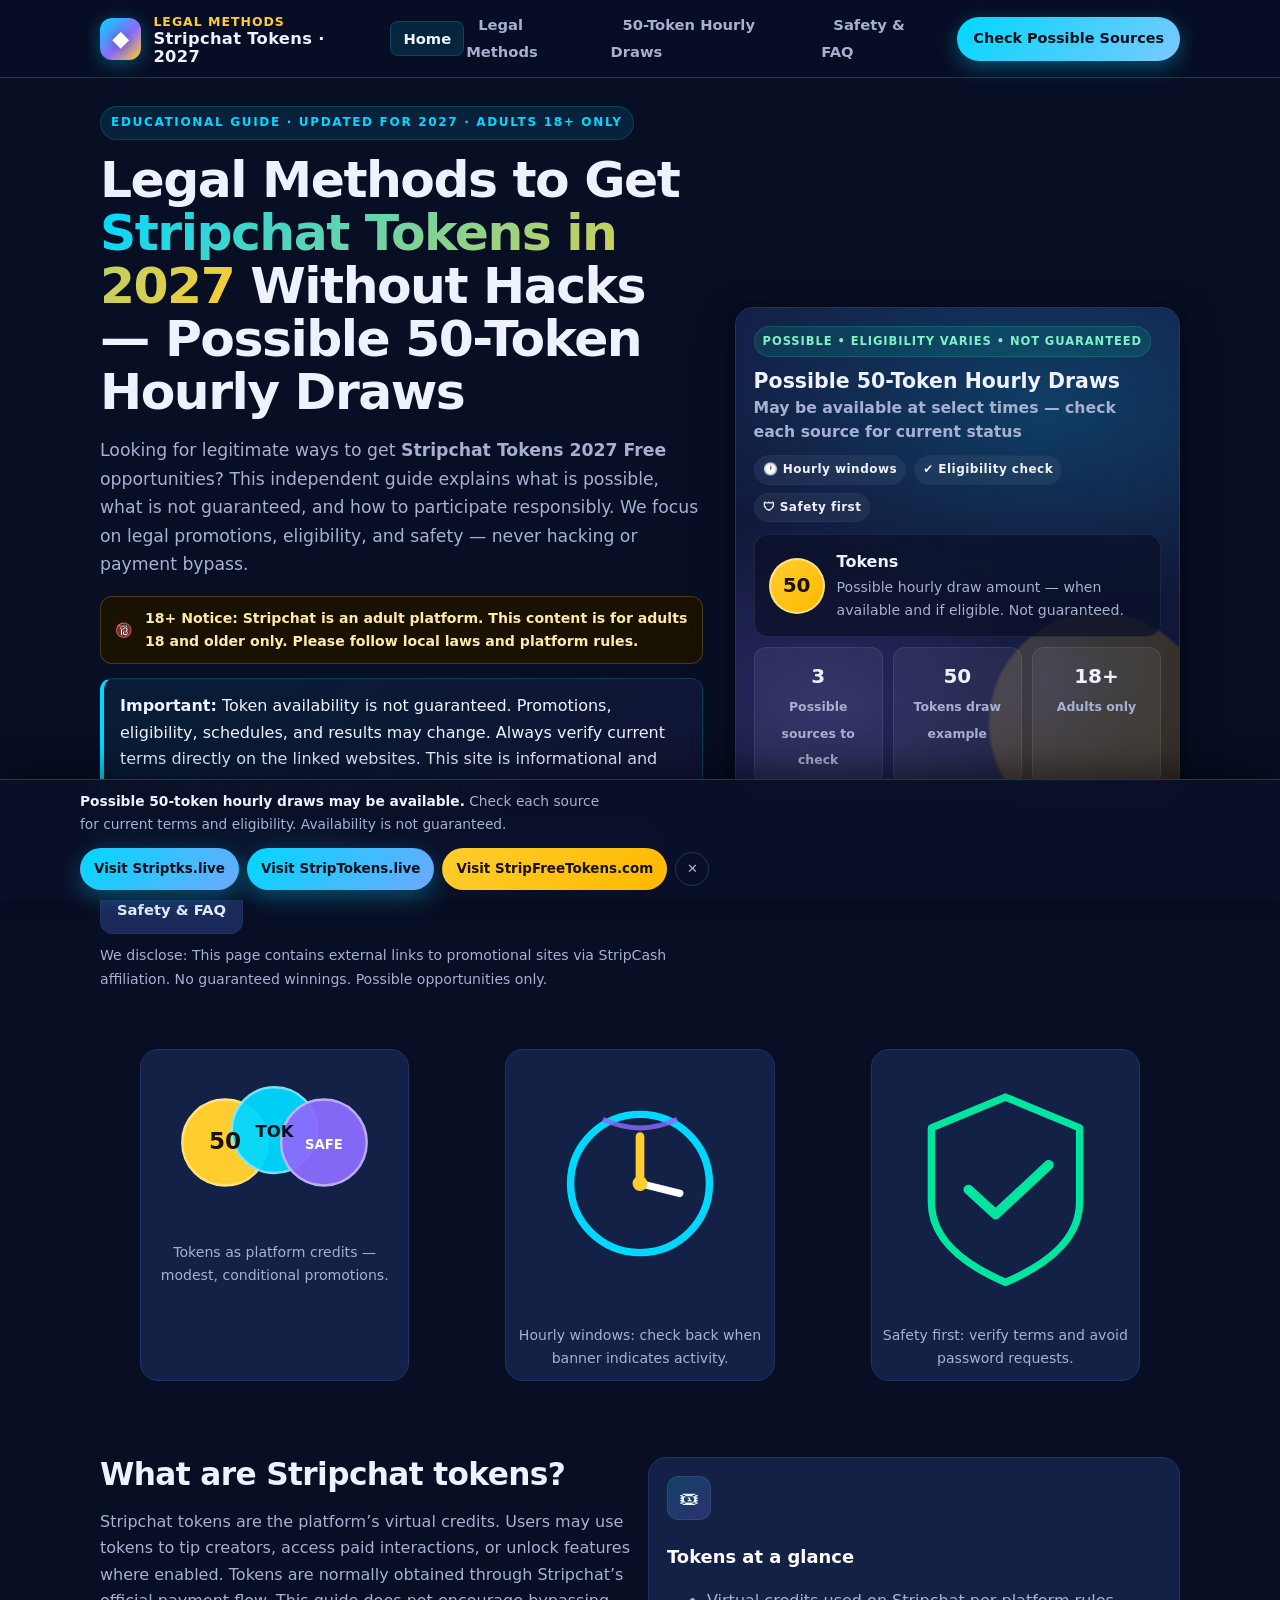
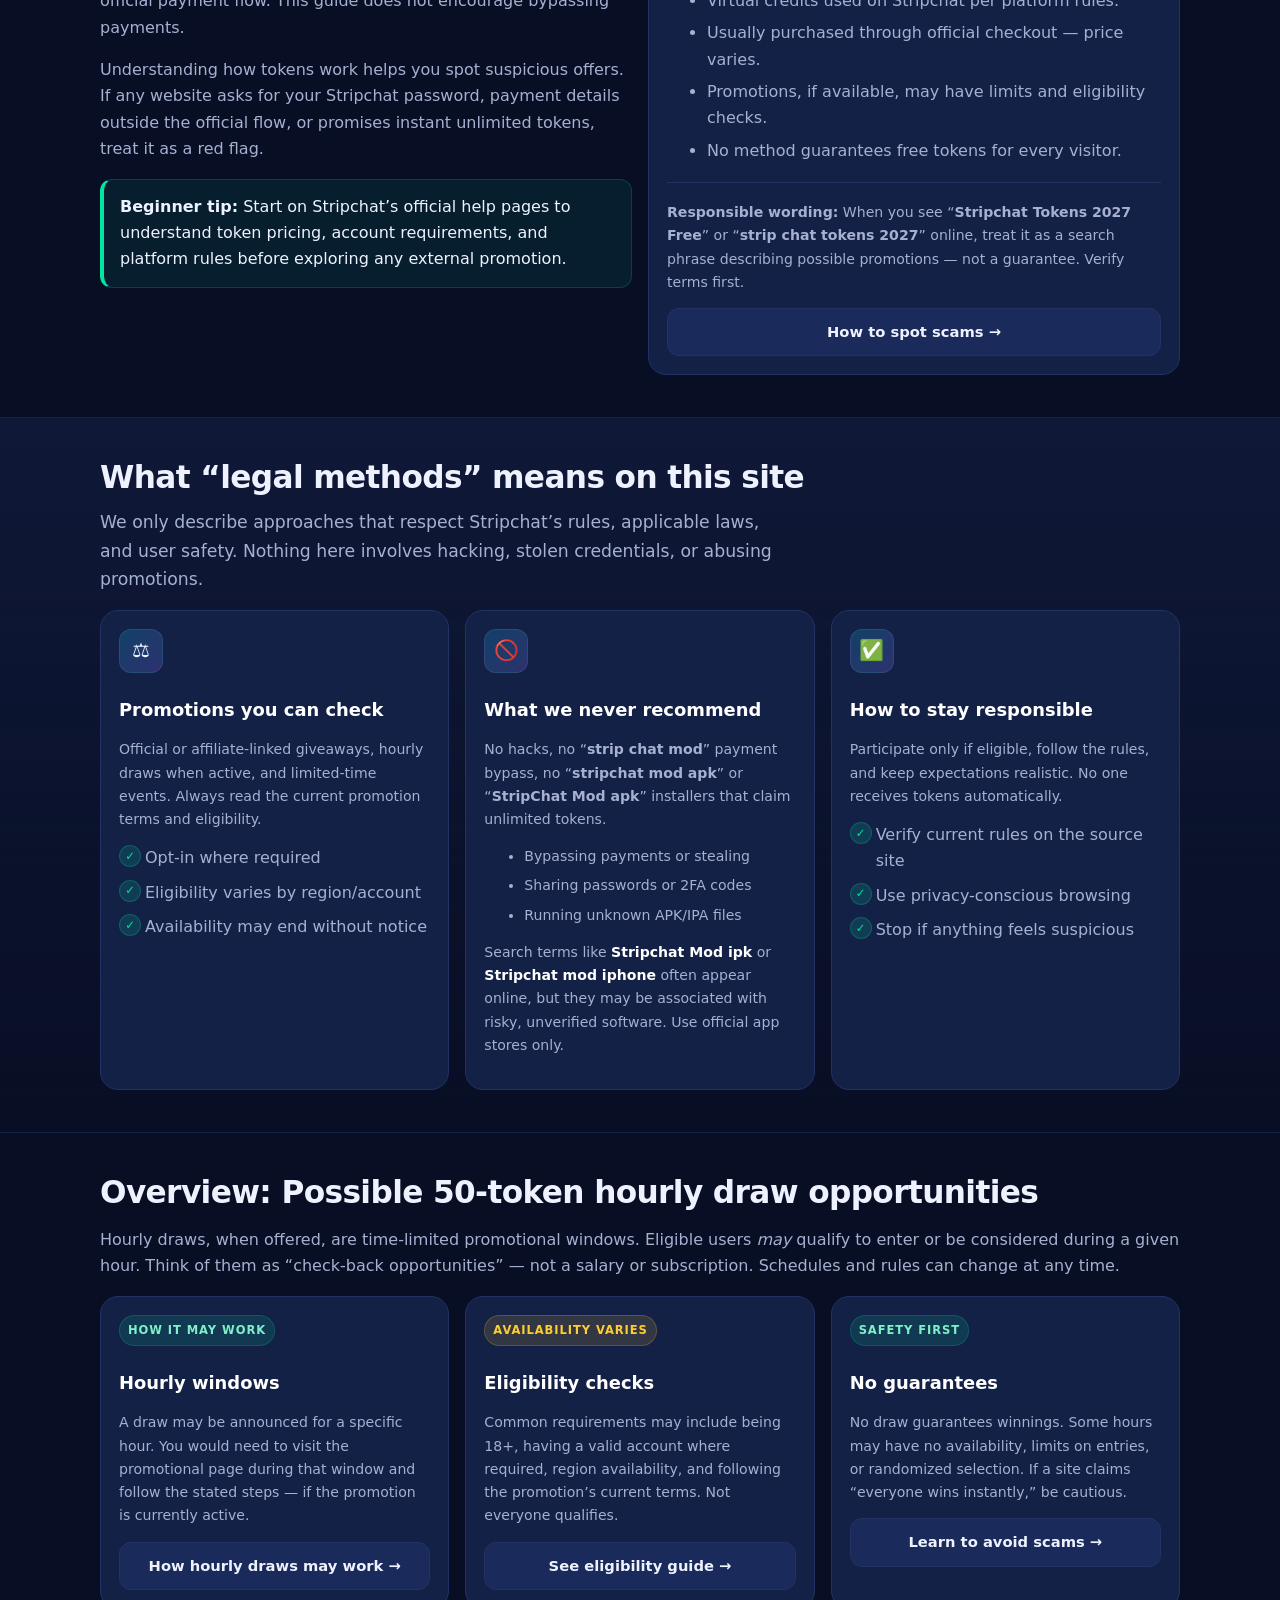
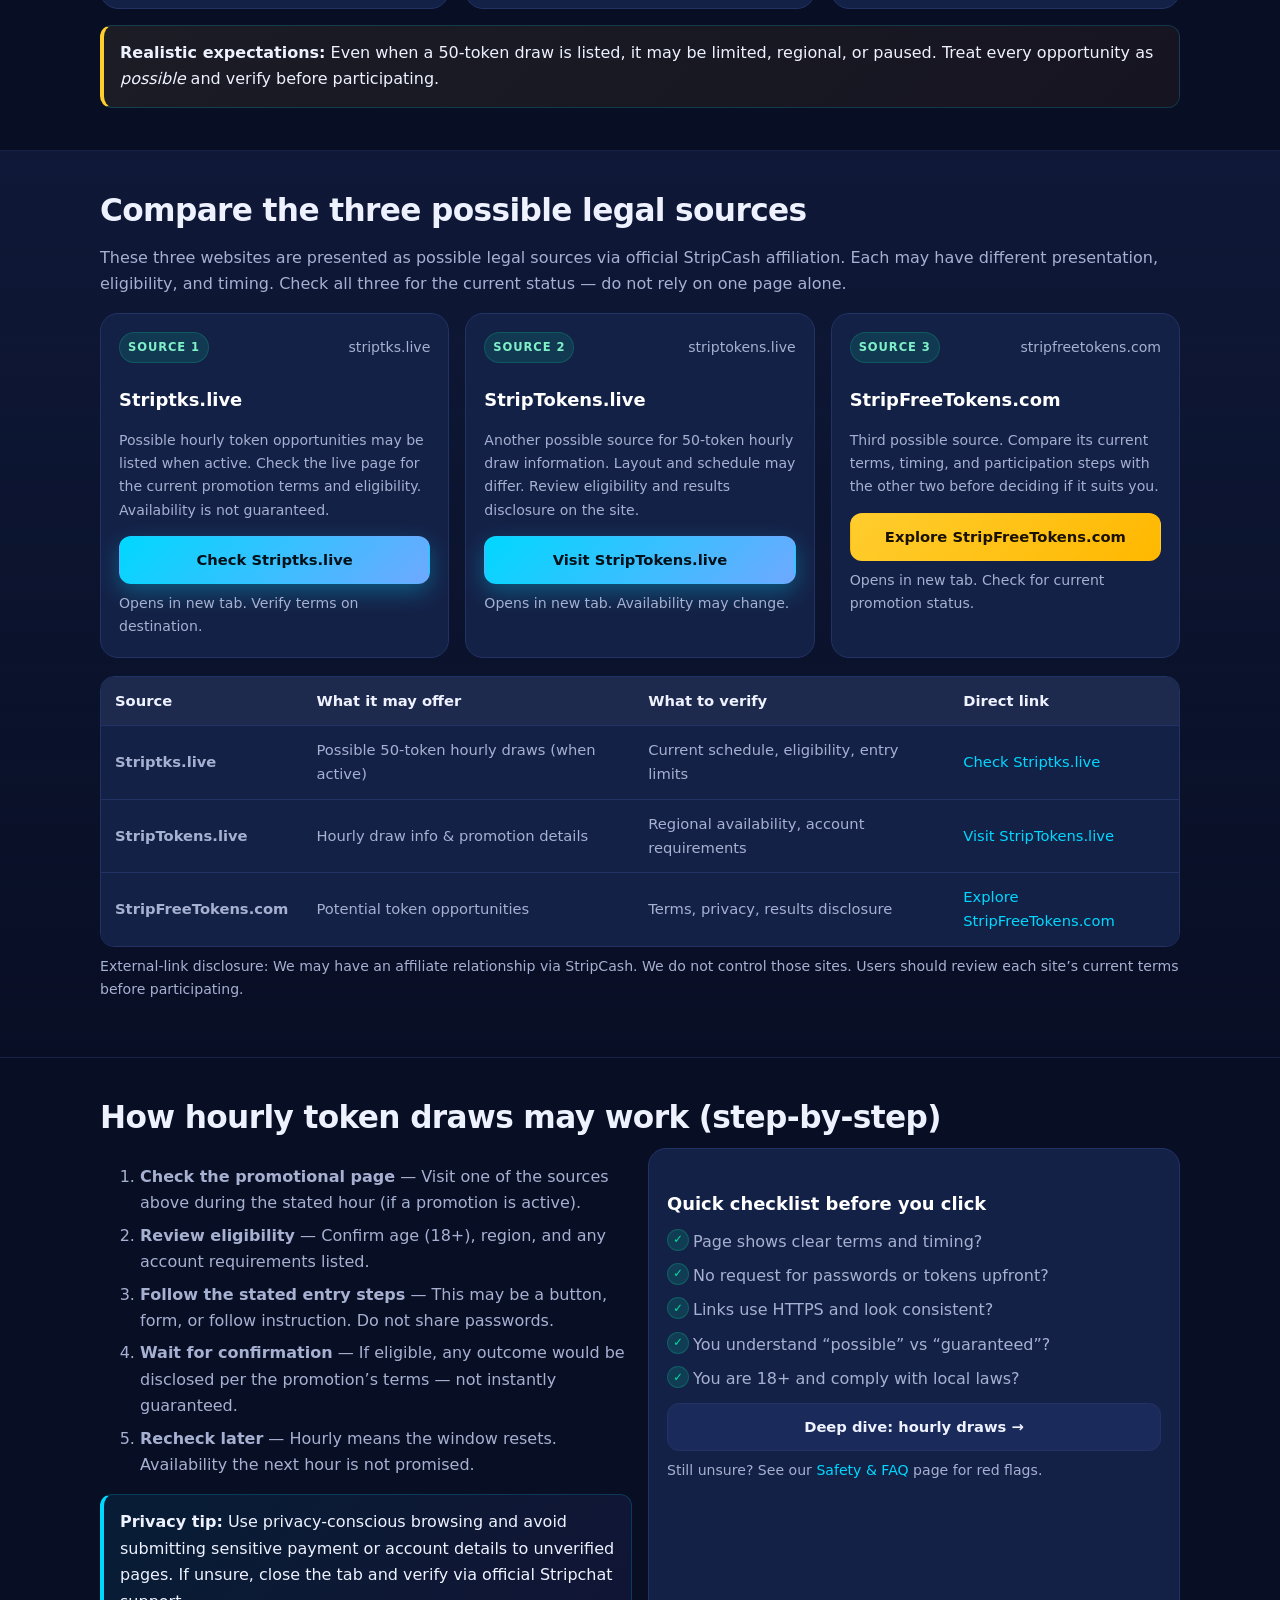
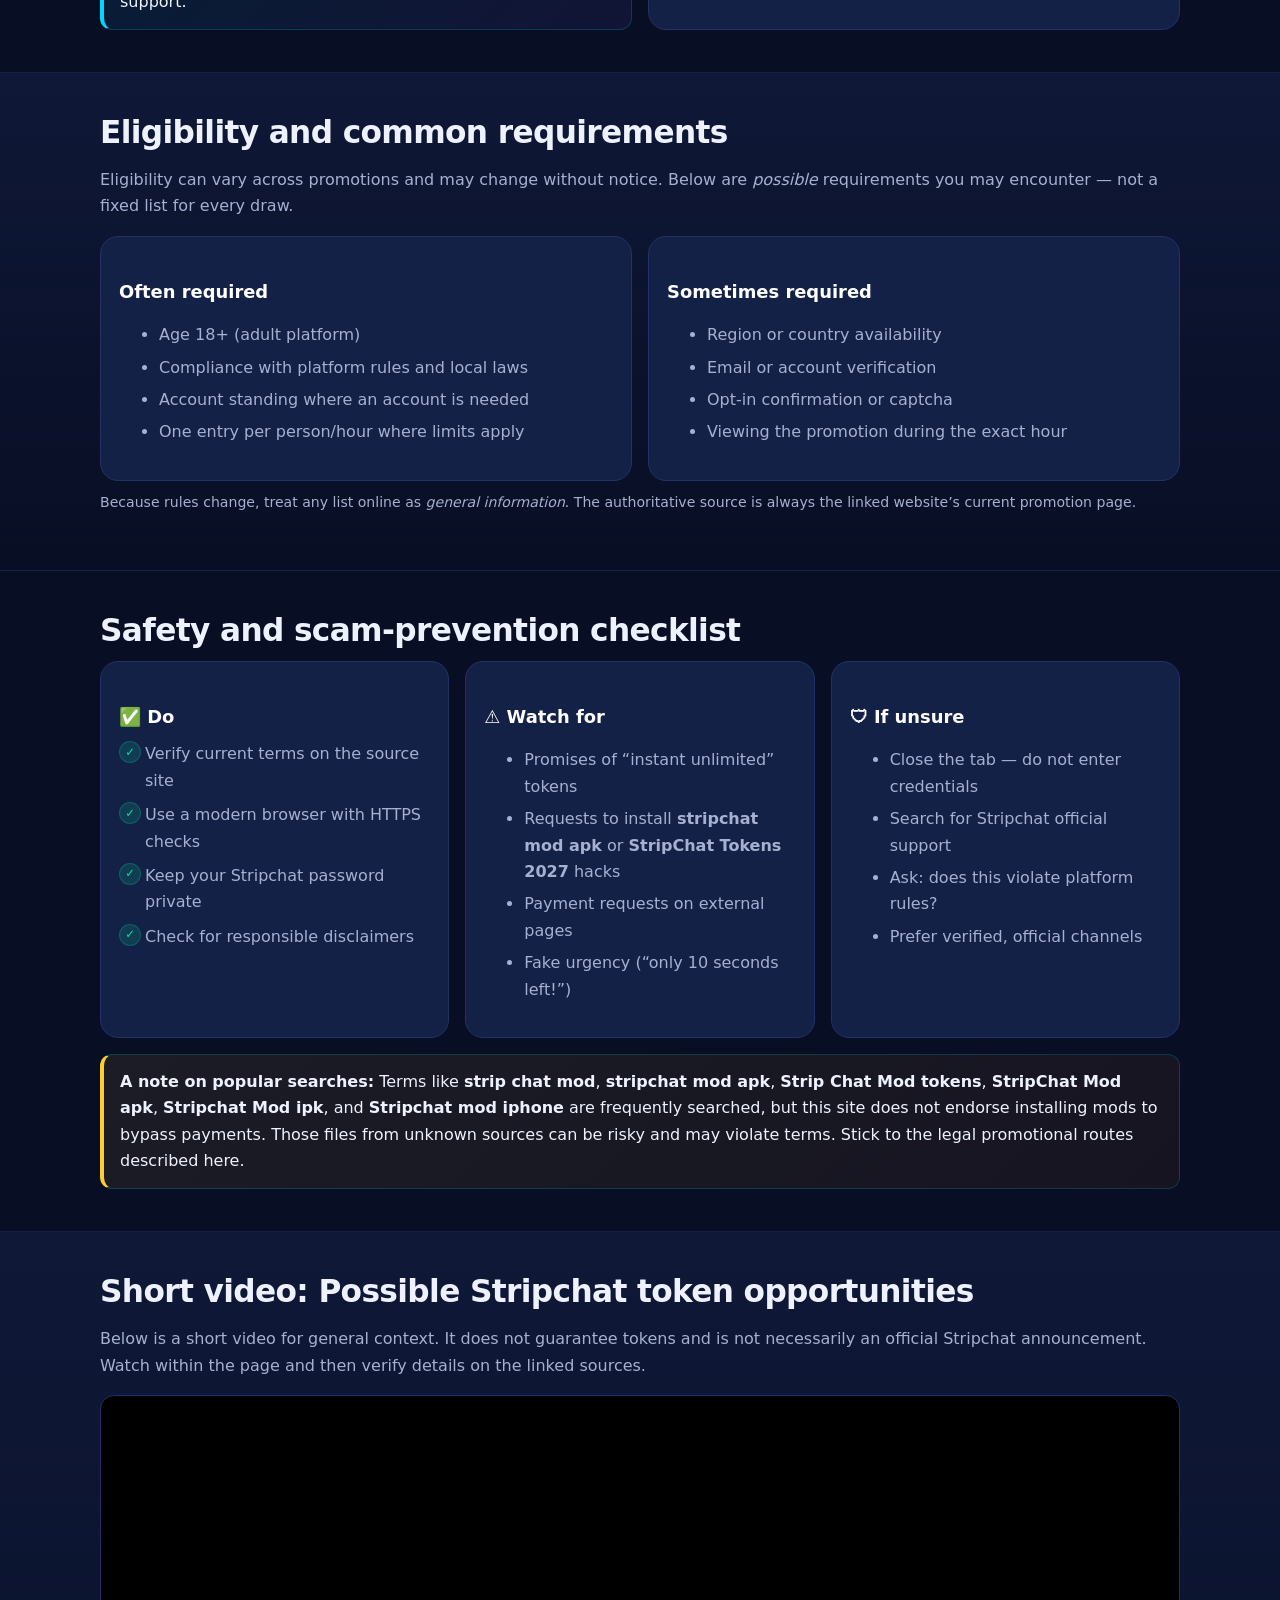
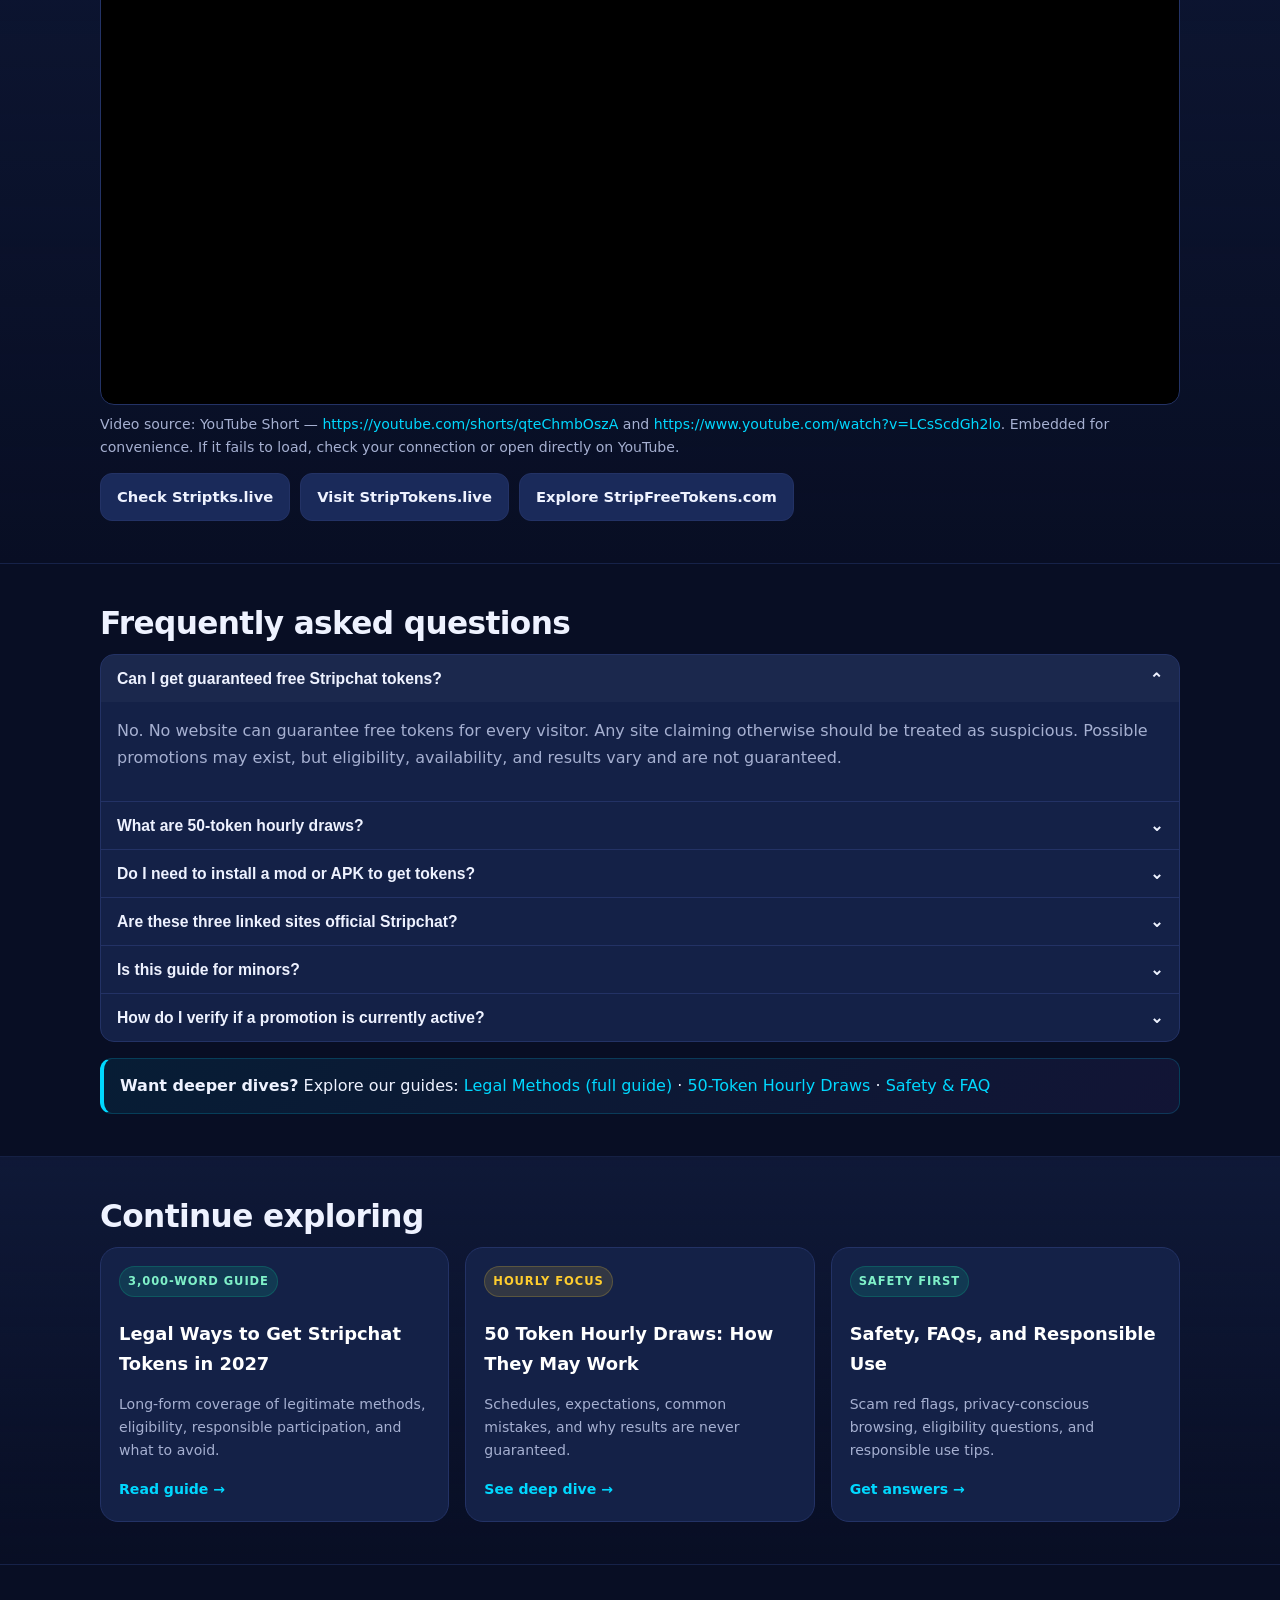
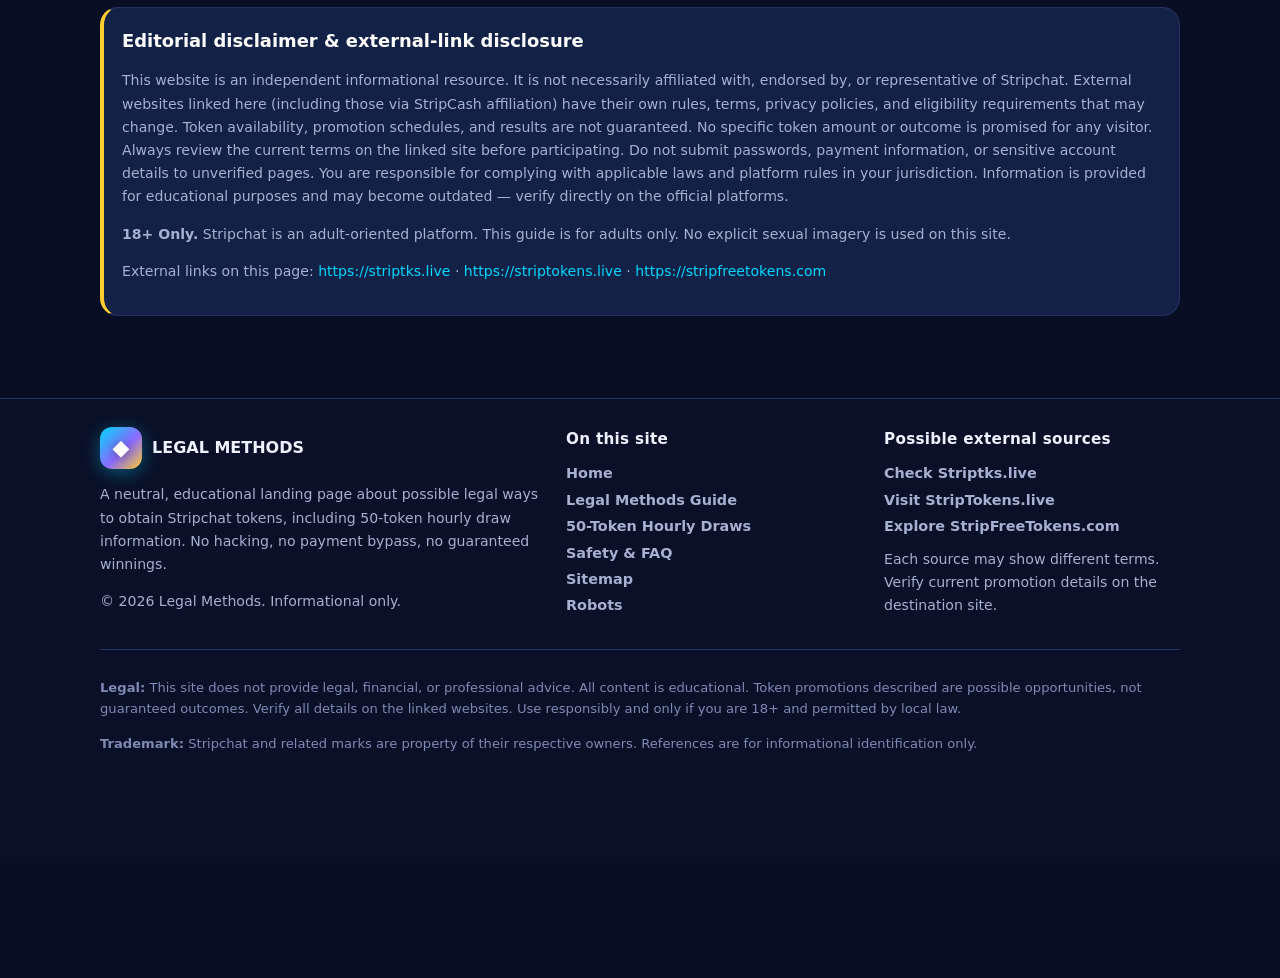
<file: index.html>
<!doctype html>
<html lang="en">
<head>
<meta charset="utf-8">
<meta name="viewport" content="width=device-width, initial-scale=1">
<title>Legal Methods to Get Stripchat Tokens in 2027 Without Hack — 50-Token Hourly Draws Guide</title>
<meta name="description" content="Discover legal and possible ways to get Stripchat tokens in 2027, including information about 50-token hourly draws, eligibility, safety, and responsible use. Learn what to check, what to avoid, and how to verify promotions.">
<link rel="canonical" href="https://alexzdo90-spec.github.io/strip-mods/">
<meta name="robots" content="index, follow, max-image-preview:large">
<meta name="google-site-verification" content="RXnNqKc3USQi-Dj1_IM4BO2vpGuYtayw_fSTO3_53Xo">
<meta name="theme-color" content="#0a0f24">
<meta property="og:type" content="website">
<meta property="og:url" content="https://alexzdo90-spec.github.io/strip-mods/">
<meta property="og:title" content="Legal Methods to Get Stripchat Tokens in 2027 — Possible 50-Token Hourly Draws">
<meta property="og:description" content="A neutral, educational guide to possible legal ways to get Stripchat tokens in 2027, including hourly draws, eligibility, and safety tips.">
<meta property="og:image" content="https://alexzdo90-spec.github.io/strip-mods/favicon.svg">
<meta name="twitter:card" content="summary_large_image">
<meta name="twitter:title" content="Legal Methods to Get Stripchat Tokens in 2027 — 50-Token Hourly Draws Guide">
<meta name="twitter:description" content="Learn possible legal ways to get Stripchat tokens in 2027 and how 50-token hourly draws may work.">
<meta name="twitter:image" content="https://alexzdo90-spec.github.io/strip-mods/favicon.svg">
<link rel="icon" href="favicon.svg" type="image/svg+xml">
<link rel="apple-touch-icon" href="favicon.svg">
<link rel="stylesheet" href="styles.css">
<script type="application/ld+json">
{
  "@context":"https://schema.org",
  "@type":"WebSite",
  "name":"Legal Methods to Get Stripchat Tokens in 2027",
  "url":"https://alexzdo90-spec.github.io/strip-mods/",
  "description":"Educational guide about possible legal ways to obtain Stripchat tokens including hourly draws.",
  "inLanguage":"en",
  "publisher":{"@type":"Organization","name":"Legal Methods","url":"https://alexzdo90-spec.github.io/strip-mods/"}
}
</script>
<script type="application/ld+json">
{
  "@context":"https://schema.org",
  "@type":"FAQPage",
  "mainEntity":[
    {"@type":"Question","name":"Can I get guaranteed free Stripchat tokens?","acceptedAnswer":{"@type":"Answer","text":"No. This guide does not promise guaranteed tokens. Some promotions may offer possible opportunities, but availability, eligibility, and results vary and are not guaranteed. Always check the current terms on the linked website."}},
    {"@type":"Question","name":"What are 50-token hourly draws?","acceptedAnswer":{"@type":"Answer","text":"They are promotional opportunities that may be offered from time to time where eligible users might have a chance to receive 50 tokens during an hourly window. Schedules, rules, and availability can change and may not be available in all regions or at all times."}},
    {"@type":"Question","name":"Do I need to install a mod or hack to get tokens?","acceptedAnswer":{"@type":"Answer","text":"No. This website only discusses legal, legitimate methods. We do not recommend hacking, mods, APKs that bypass payments, or any method that violates Stripchat rules. Such approaches can be unsafe and may violate terms of service."}},
    {"@type":"Question","name":"Are the linked sources official Stripchat websites?","acceptedAnswer":{"@type":"Answer","text":"No. This website is an independent informational resource and is not necessarily affiliated with Stripchat. The linked sites are presented as possible external promotional sources via StripCash affiliation, but you should verify their current terms directly."}},
    {"@type":"Question","name":"Is this website suitable for minors?","acceptedAnswer":{"@type":"Answer","text":"No. Stripchat is an adult platform. This guide is intended for adults 18+ only."}}
  ]
}
</script>
</head>
<body>
<a href="#main" class="sr-only">Skip to content</a>
<header class="site-header" role="banner">
  <div class="header-inner">
    <a class="brand" href="./" aria-label="Legal Methods home">
      <span class="brand-mark" aria-hidden="true"></span>
      <span class="brand-text">
        <span class="brand-title">LEGAL METHODS</span><br>
        <span class="brand-sub">Stripchat Tokens · 2027</span>
      </span>
    </a>
    <nav class="nav" aria-label="Primary">
      <button class="menu-toggle" aria-expanded="false" aria-controls="primary-links" aria-label="Open menu">☰ Menu</button>
      <ul class="nav-links" id="primary-links">
        <li><a href="./" aria-current="page">Home</a></li>
        <li><a href="legal-methods/">Legal Methods</a></li>
        <li><a href="50-token-hourly-draws/">50-Token Hourly Draws</a></li>
        <li><a href="safety-faq/">Safety &amp; FAQ</a></li>
      </ul>
      <a class="btn-cta header-cta" href="#sources">Check Possible Sources</a>
    </nav>
  </div>
</header>

<main id="main">
  <!-- HERO -->
  <section class="hero">
    <div class="container hero-grid">
      <div>
        <span class="eyebrow">Educational guide · Updated for 2027 · Adults 18+ only</span>
        <h1 class="h1">Legal Methods to Get <span style="background:linear-gradient(135deg,#00d8ff,#ffcd2e);-webkit-background-clip:text;-webkit-text-fill-color:transparent">Stripchat Tokens in 2027</span> Without Hacks — Possible 50-Token Hourly Draws</h1>
        <p class="lead">Looking for legitimate ways to get <strong>Stripchat Tokens 2027 Free</strong> opportunities? This independent guide explains what is possible, what is not guaranteed, and how to participate responsibly. We focus on legal promotions, eligibility, and safety — never hacking or payment bypass.</p>
        <div class="notice-18" style="margin:14px 0">
          <span aria-hidden="true">🔞</span>
          <span>18+ Notice: Stripchat is an adult platform. This content is for adults 18 and older only. Please follow local laws and platform rules.</span>
        </div>
        <div class="callout" style="margin:14px 0">
          <strong>Important:</strong> Token availability is not guaranteed. Promotions, eligibility, schedules, and results may change. Always verify current terms directly on the linked websites. This site is informational and not an official Stripchat website unless verified.
        </div>
        <div class="stack" style="margin:12px 0 6px">
          <a class="btn btn-primary" href="#sources">Explore Possible Sources ↓</a>
          <a class="btn" href="legal-methods/">Read Full Legal Methods Guide</a>
          <a class="btn btn-ghost" href="safety-faq/">Safety &amp; FAQ</a>
        </div>
        <p class="small muted" style="margin-top:10px">We disclose: This page contains external links to promotional sites via StripCash affiliation. No guaranteed winnings. Possible opportunities only.</p>
      </div>

      <div class="hero-visual" aria-hidden="false">
        <div class="token-orbit" aria-hidden="true"></div>
        <div>
          <span class="badge">Possible • Eligibility varies • Not guaranteed</span>
          <h2 style="margin:12px 0 6px;font-size:1.28rem;line-height:1.2">Possible 50-Token Hourly Draws<br><span class="muted" style="font-weight:600;font-size:.98rem">May be available at select times — check each source for current status</span></h2>
          <div style="display:flex;gap:8px;flex-wrap:wrap;margin:12px 0">
            <span class="pill">🕐 Hourly windows</span>
            <span class="pill">✔ Eligibility check</span>
            <span class="pill">🛡 Safety first</span>
          </div>
        </div>
        <div style="position:relative;z-index:1">
          <div style="background:rgba(10,16,40,.72);border:1px solid rgba(255,255,255,.08);border-radius:14px;padding:14px;display:grid;grid-template-columns:56px 1fr;gap:12px;align-items:center">
            <div style="width:56px;height:56px;border-radius:50%;background:linear-gradient(135deg,#ffcd2e,#ffb800);display:grid;place-items:center;font-weight:900;color:#1a1200;font-size:1.25rem;border:2px solid rgba(255,255,255,.5)">50</div>
            <div>
              <div style="font-weight:850">Tokens</div>
              <div class="small muted">Possible hourly draw amount — when available and if eligible. Not guaranteed.</div>
            </div>
          </div>
          <div class="token-stack" aria-label="Quick stats">
            <div class="mini-stat"><strong>3</strong><span>Possible sources to check</span></div>
            <div class="mini-stat"><strong>50</strong><span>Tokens draw example</span></div>
            <div class="mini-stat"><strong>18+</strong><span>Adults only</span></div>
          </div>
        </div>
      </div>
    </div>
  </section>

  <!-- VISUAL STRIP -->
  <section class="section" style="padding:18px 0">
    <div class="container">
      <div class="grid-3">
        <figure class="card" style="padding:10px;text-align:center">
          <img src="assets/token-illustration.svg" alt="Abstract illustration of stacked digital tokens representing Stripchat tokens" loading="lazy" width="300" height="200" style="width:100%;height:auto;border-radius:10px">
          <figcaption class="small muted" style="margin-top:8px">Tokens as platform credits — modest, conditional promotions.</figcaption>
        </figure>
        <figure class="card" style="padding:10px;text-align:center">
          <img src="assets/clock-hourly.svg" alt="Clock and hourglass graphic indicating hourly promotional windows" loading="lazy" width="200" height="200" style="width:100%;height:auto;border-radius:10px">
          <figcaption class="small muted" style="margin-top:8px">Hourly windows: check back when banner indicates activity.</figcaption>
        </figure>
        <figure class="card" style="padding:10px;text-align:center">
          <img src="assets/shield-check.svg" alt="Shield with checkmark illustrating safety and scam prevention" loading="lazy" width="200" height="200" style="width:100%;height:auto;border-radius:10px">
          <figcaption class="small muted" style="margin-top:8px">Safety first: verify terms and avoid password requests.</figcaption>
        </figure>
      </div>
    </div>
  </section>

  <!-- SHORT EXPLANATION -->
  <section class="section">
    <div class="container">
      <div class="grid-2" style="align-items:start">
        <div>
          <h2 class="h2">What are Stripchat tokens?</h2>
          <p class="muted">Stripchat tokens are the platform’s virtual credits. Users may use tokens to tip creators, access paid interactions, or unlock features where enabled. Tokens are normally obtained through Stripchat’s official payment flow. This guide does not encourage bypassing payments.</p>
          <p class="muted">Understanding how tokens work helps you spot suspicious offers. If any website asks for your Stripchat password, payment details outside the official flow, or promises instant unlimited tokens, treat it as a red flag.</p>
          <div class="callout callout-success" style="margin-top:12px">
            <strong>Beginner tip:</strong> Start on Stripchat’s official help pages to understand token pricing, account requirements, and platform rules before exploring any external promotion.
          </div>
        </div>
        <div class="card">
          <div class="card-icon" aria-hidden="true">🎟</div>
          <h3 class="h3">Tokens at a glance</h3>
          <ul class="bullets">
            <li>Virtual credits used on Stripchat per platform rules.</li>
            <li>Usually purchased through official checkout — price varies.</li>
            <li>Promotions, if available, may have limits and eligibility checks.</li>
            <li>No method guarantees free tokens for every visitor.</li>
          </ul>
          <div class="divider"></div>
          <p class="small muted"><strong>Responsible wording:</strong> When you see “<strong>Stripchat Tokens 2027 Free</strong>” or “<strong>strip chat tokens 2027</strong>” online, treat it as a search phrase describing possible promotions — not a guarantee. Verify terms first.</p>
          <a class="btn btn-block" href="safety-faq/">How to spot scams →</a>
        </div>
      </div>
    </div>
  </section>

  <!-- WHAT LEGAL METHODS MEANS -->
  <section class="section section-alt">
    <div class="container">
      <h2 class="h2">What “legal methods” means on this site</h2>
      <p class="lead" style="margin:0 0 16px">We only describe approaches that respect Stripchat’s rules, applicable laws, and user safety. Nothing here involves hacking, stolen credentials, or abusing promotions.</p>
      <div class="grid-3">
        <div class="card">
          <div class="card-icon">⚖️</div>
          <h3 class="h3">Promotions you can check</h3>
          <p class="muted small">Official or affiliate-linked giveaways, hourly draws when active, and limited-time events. Always read the current promotion terms and eligibility.</p>
          <ul class="checklist">
            <li>Opt-in where required</li>
            <li>Eligibility varies by region/account</li>
            <li>Availability may end without notice</li>
          </ul>
        </div>
        <div class="card">
          <div class="card-icon">🚫</div>
          <h3 class="h3">What we never recommend</h3>
          <p class="muted small">No hacks, no “<strong>strip chat mod</strong>” payment bypass, no “<strong>stripchat mod apk</strong>” or “<strong>StripChat Mod apk</strong>” installers that claim unlimited tokens.</p>
          <ul class="bullets small">
            <li>Bypassing payments or stealing</li>
            <li>Sharing passwords or 2FA codes</li>
            <li>Running unknown APK/IPA files</li>
          </ul>
          <p class="small muted" style="margin-top:8px">Search terms like <strong style="color:#fff">Stripchat Mod ipk</strong> or <strong style="color:#fff">Stripchat mod iphone</strong> often appear online, but they may be associated with risky, unverified software. Use official app stores only.</p>
        </div>
        <div class="card">
          <div class="card-icon">✅</div>
          <h3 class="h3">How to stay responsible</h3>
          <p class="muted small">Participate only if eligible, follow the rules, and keep expectations realistic. No one receives tokens automatically.</p>
          <ul class="checklist">
            <li>Verify current rules on the source site</li>
            <li>Use privacy-conscious browsing</li>
            <li>Stop if anything feels suspicious</li>
          </ul>
        </div>
      </div>
    </div>
  </section>

  <!-- OVERVIEW 50-TOKEN DRAWS -->
  <section class="section">
    <div class="container">
      <h2 class="h2">Overview: Possible 50-token hourly draw opportunities</h2>
      <p class="muted">Hourly draws, when offered, are time-limited promotional windows. Eligible users <em>may</em> qualify to enter or be considered during a given hour. Think of them as “check-back opportunities” — not a salary or subscription. Schedules and rules can change at any time.</p>
      <div class="grid-3">
        <div class="card">
          <span class="badge">How it may work</span>
          <h3 class="h3">Hourly windows</h3>
          <p class="muted small">A draw may be announced for a specific hour. You would need to visit the promotional page during that window and follow the stated steps — if the promotion is currently active.</p>
          <a class="btn btn-block" href="50-token-hourly-draws/">How hourly draws may work →</a>
        </div>
        <div class="card">
          <span class="badge badge-soon">Availability varies</span>
          <h3 class="h3">Eligibility checks</h3>
          <p class="muted small">Common requirements may include being 18+, having a valid account where required, region availability, and following the promotion’s current terms. Not everyone qualifies.</p>
          <a class="btn btn-block" href="legal-methods/">See eligibility guide →</a>
        </div>
        <div class="card">
          <span class="badge">Safety first</span>
          <h3 class="h3">No guarantees</h3>
          <p class="muted small">No draw guarantees winnings. Some hours may have no availability, limits on entries, or randomized selection. If a site claims “everyone wins instantly,” be cautious.</p>
          <a class="btn btn-block" href="safety-faq/">Learn to avoid scams →</a>
        </div>
      </div>
      <div class="callout callout-warn" style="margin-top:16px">
        <strong>Realistic expectations:</strong> Even when a 50-token draw is listed, it may be limited, regional, or paused. Treat every opportunity as <em>possible</em> and verify before participating.
      </div>
    </div>
  </section>

  <!-- COMPARISON OF THREE SOURCES -->
  <section class="section section-alt" id="sources">
    <div class="container">
      <h2 class="h2">Compare the three possible legal sources</h2>
      <p class="muted">These three websites are presented as possible legal sources via official StripCash affiliation. Each may have different presentation, eligibility, and timing. Check all three for the current status — do not rely on one page alone.</p>
      <div class="grid-3">
        <article class="card">
          <div style="display:flex;justify-content:space-between;align-items:center;gap:8px">
            <span class="badge">Source 1</span><span class="small muted">striptks.live</span>
          </div>
          <h3 class="h3">Striptks.live</h3>
          <p class="muted small">Possible hourly token opportunities may be listed when active. Check the live page for the current promotion terms and eligibility. Availability is not guaranteed.</p>
          <div class="stack" style="margin-top:12px">
            <a class="btn btn-primary btn-block" href="https://striptks.live" target="_blank" rel="follow">Check Striptks.live</a>
          </div>
          <p class="small muted" style="margin:8px 0 0">Opens in new tab. Verify terms on destination.</p>
        </article>
        <article class="card">
          <div style="display:flex;justify-content:space-between;align-items:center;gap:8px">
            <span class="badge">Source 2</span><span class="small muted">striptokens.live</span>
          </div>
          <h3 class="h3">StripTokens.live</h3>
          <p class="muted small">Another possible source for 50-token hourly draw information. Layout and schedule may differ. Review eligibility and results disclosure on the site.</p>
          <div class="stack" style="margin-top:12px">
            <a class="btn btn-primary btn-block" href="https://striptokens.live" target="_blank" rel="follow">Visit StripTokens.live</a>
          </div>
          <p class="small muted" style="margin:8px 0 0">Opens in new tab. Availability may change.</p>
        </article>
        <article class="card">
          <div style="display:flex;justify-content:space-between;align-items:center;gap:8px">
            <span class="badge">Source 3</span><span class="small muted">stripfreetokens.com</span>
          </div>
          <h3 class="h3">StripFreeTokens.com</h3>
          <p class="muted small">Third possible source. Compare its current terms, timing, and participation steps with the other two before deciding if it suits you.</p>
          <div class="stack" style="margin-top:12px">
            <a class="btn btn-gold btn-block" href="https://stripfreetokens.com" target="_blank" rel="follow">Explore StripFreeTokens.com</a>
          </div>
          <p class="small muted" style="margin:8px 0 0">Opens in new tab. Check for current promotion status.</p>
        </article>
      </div>

      <div class="table-wrap" style="margin-top:18px">
        <table aria-label="Comparison of three external sources">
          <thead>
            <tr><th>Source</th><th>What it may offer</th><th>What to verify</th><th>Direct link</th></tr>
          </thead>
          <tbody>
            <tr><td><strong>Striptks.live</strong></td><td>Possible 50-token hourly draws (when active)</td><td>Current schedule, eligibility, entry limits</td><td><a href="https://striptks.live" target="_blank" rel="follow">Check Striptks.live</a></td></tr>
            <tr><td><strong>StripTokens.live</strong></td><td>Hourly draw info &amp; promotion details</td><td>Regional availability, account requirements</td><td><a href="https://striptokens.live" target="_blank" rel="follow">Visit StripTokens.live</a></td></tr>
            <tr><td><strong>StripFreeTokens.com</strong></td><td>Potential token opportunities</td><td>Terms, privacy, results disclosure</td><td><a href="https://stripfreetokens.com" target="_blank" rel="follow">Explore StripFreeTokens.com</a></td></tr>
          </tbody>
        </table>
      </div>
      <p class="small muted" style="margin-top:8px">External-link disclosure: We may have an affiliate relationship via StripCash. We do not control those sites. Users should review each site’s current terms before participating.</p>
    </div>
  </section>

  <!-- HOW HOURLY DRAWS MAY WORK -->
  <section class="section">
    <div class="container">
      <h2 class="h2">How hourly token draws may work (step-by-step)</h2>
      <div class="grid-2">
        <div>
          <ol class="bullets">
            <li><strong>Check the promotional page</strong> — Visit one of the sources above during the stated hour (if a promotion is active).</li>
            <li><strong>Review eligibility</strong> — Confirm age (18+), region, and any account requirements listed.</li>
            <li><strong>Follow the stated entry steps</strong> — This may be a button, form, or follow instruction. Do not share passwords.</li>
            <li><strong>Wait for confirmation</strong> — If eligible, any outcome would be disclosed per the promotion’s terms — not instantly guaranteed.</li>
            <li><strong>Recheck later</strong> — Hourly means the window resets. Availability the next hour is not promised.</li>
          </ol>
          <div class="callout" style="margin-top:12px">
            <strong>Privacy tip:</strong> Use privacy-conscious browsing and avoid submitting sensitive payment or account details to unverified pages. If unsure, close the tab and verify via official Stripchat support.
          </div>
        </div>
        <div class="card">
          <h3 class="h3">Quick checklist before you click</h3>
          <ul class="checklist">
            <li>Page shows clear terms and timing?</li>
            <li>No request for passwords or tokens upfront?</li>
            <li>Links use HTTPS and look consistent?</li>
            <li>You understand “possible” vs “guaranteed”?</li>
            <li>You are 18+ and comply with local laws?</li>
          </ul>
          <a class="btn btn-block" href="50-token-hourly-draws/">Deep dive: hourly draws →</a>
          <p class="small muted" style="margin-top:8px">Still unsure? See our <a href="safety-faq/">Safety &amp; FAQ</a> page for red flags.</p>
        </div>
      </div>
    </div>
  </section>

  <!-- ELIGIBILITY -->
  <section class="section section-alt">
    <div class="container">
      <h2 class="h2">Eligibility and common requirements</h2>
      <p class="muted">Eligibility can vary across promotions and may change without notice. Below are <em>possible</em> requirements you may encounter — not a fixed list for every draw.</p>
      <div class="grid-2">
        <div class="card">
          <h3 class="h3">Often required</h3>
          <ul class="bullets">
            <li>Age 18+ (adult platform)</li>
            <li>Compliance with platform rules and local laws</li>
            <li>Account standing where an account is needed</li>
            <li>One entry per person/hour where limits apply</li>
          </ul>
        </div>
        <div class="card">
          <h3 class="h3">Sometimes required</h3>
          <ul class="bullets">
            <li>Region or country availability</li>
            <li>Email or account verification</li>
            <li>Opt-in confirmation or captcha</li>
            <li>Viewing the promotion during the exact hour</li>
          </ul>
        </div>
      </div>
      <p class="small muted" style="margin-top:10px">Because rules change, treat any list online as <em>general information</em>. The authoritative source is always the linked website’s current promotion page.</p>
    </div>
  </section>

  <!-- SAFETY -->
  <section class="section">
    <div class="container">
      <h2 class="h2">Safety and scam-prevention checklist</h2>
      <div class="grid-3">
        <div class="card">
          <h3 class="h3">✅ Do</h3>
          <ul class="checklist">
            <li>Verify current terms on the source site</li>
            <li>Use a modern browser with HTTPS checks</li>
            <li>Keep your Stripchat password private</li>
            <li>Check for responsible disclaimers</li>
          </ul>
        </div>
        <div class="card">
          <h3 class="h3">⚠️ Watch for</h3>
          <ul class="bullets">
            <li>Promises of “instant unlimited” tokens</li>
            <li>Requests to install <strong>stripchat mod apk</strong> or <strong>StripChat Tokens 2027</strong> hacks</li>
            <li>Payment requests on external pages</li>
            <li>Fake urgency (“only 10 seconds left!”)</li>
          </ul>
        </div>
        <div class="card">
          <h3 class="h3">🛡 If unsure</h3>
          <ul class="bullets">
            <li>Close the tab — do not enter credentials</li>
            <li>Search for Stripchat official support</li>
            <li>Ask: does this violate platform rules?</li>
            <li>Prefer verified, official channels</li>
          </ul>
        </div>
      </div>
      <div class="callout callout-warn" style="margin-top:16px">
        <strong>A note on popular searches:</strong> Terms like <strong>strip chat mod</strong>, <strong>stripchat mod apk</strong>, <strong>Strip Chat Mod tokens</strong>, <strong>StripChat Mod apk</strong>, <strong>Stripchat Mod ipk</strong>, and <strong>Stripchat mod iphone</strong> are frequently searched, but this site does not endorse installing mods to bypass payments. Those files from unknown sources can be risky and may violate terms. Stick to the legal promotional routes described here.
      </div>
    </div>
  </section>

  <!-- VIDEO -->
  <section class="section section-alt">
    <div class="container">
      <h2 class="h2">Short video: Possible Stripchat token opportunities</h2>
      <p class="muted">Below is a short video for general context. It does not guarantee tokens and is not necessarily an official Stripchat announcement. Watch within the page and then verify details on the linked sources.</p>
      <div class="video-wrap" style="margin-top:12px">
        <iframe src="https://www.youtube.com/embed/qteChmbOszA" title="Short video about possible Stripchat token opportunities" allow="accelerometer; autoplay; clipboard-write; encrypted-media; gyroscope; picture-in-picture" allowfullscreen loading="lazy" referrerpolicy="strict-origin-when-cross-origin"></iframe>
      </div>
      <p class="small muted" style="margin-top:8px">Video source: YouTube Short — <a href="https://youtube.com/shorts/qteChmbOszA" target="_blank" rel="follow">https://youtube.com/shorts/qteChmbOszA</a> and <a href="https://www.youtube.com/watch?v=LCsScdGh2lo" target="_blank" rel="follow">https://www.youtube.com/watch?v=LCsScdGh2lo</a>. Embedded for convenience. If it fails to load, check your connection or open directly on YouTube.</p>
      <div class="stack" style="margin-top:12px">
        <a class="btn" href="https://striptks.live" target="_blank" rel="follow">Check Striptks.live</a>
        <a class="btn" href="https://striptokens.live" target="_blank" rel="follow">Visit StripTokens.live</a>
        <a class="btn" href="https://stripfreetokens.com" target="_blank" rel="follow">Explore StripFreeTokens.com</a>
      </div>
    </div>
  </section>

  <!-- FAQ -->
  <section class="section">
    <div class="container">
      <h2 class="h2">Frequently asked questions</h2>
      <div class="accordion" role="region" aria-label="FAQs">
        <div class="acc-item open">
          <button class="acc-btn" aria-expanded="true">Can I get guaranteed free Stripchat tokens? <span class="chev" aria-hidden="true">⌄</span></button>
          <div class="acc-panel" hidden="false"><p>No. No website can guarantee free tokens for every visitor. Any site claiming otherwise should be treated as suspicious. Possible promotions may exist, but eligibility, availability, and results vary and are not guaranteed.</p></div>
        </div>
        <div class="acc-item">
          <button class="acc-btn" aria-expanded="false">What are 50-token hourly draws? <span class="chev" aria-hidden="true">⌄</span></button>
          <div class="acc-panel" hidden><p>They are promotional opportunities that may be offered from time to time where eligible users might have a chance to receive 50 tokens during an hourly window. Schedules and rules can change. Check each linked source for its current status.</p></div>
        </div>
        <div class="acc-item">
          <button class="acc-btn" aria-expanded="false">Do I need to install a mod or APK to get tokens? <span class="chev" aria-hidden="true">⌄</span></button>
          <div class="acc-panel" hidden><p>No. We do not recommend <strong>strip chat mod</strong> or <strong>stripchat mod apk</strong> approaches. This site covers only legal, possible methods. Installing unverified mods (including <strong>Stripchat Mod ipk</strong> or <strong>Stripchat mod iphone</strong> files) can be unsafe and may violate rules.</p></div>
        </div>
        <div class="acc-item">
          <button class="acc-btn" aria-expanded="false">Are these three linked sites official Stripchat? <span class="chev" aria-hidden="true">⌄</span></button>
          <div class="acc-panel" hidden><p>No, this site is an independent informational resource and is not necessarily affiliated with Stripchat. The three external sites are described as possible legal sources via StripCash affiliation. Always verify their current terms directly.</p></div>
        </div>
        <div class="acc-item">
          <button class="acc-btn" aria-expanded="false">Is this guide for minors? <span class="chev" aria-hidden="true">⌄</span></button>
          <div class="acc-panel" hidden><p>No. Adults 18+ only. Stripchat is an adult platform, and all guidance here assumes users are of legal age in their jurisdiction.</p></div>
        </div>
        <div class="acc-item">
          <button class="acc-btn" aria-expanded="false">How do I verify if a promotion is currently active? <span class="chev" aria-hidden="true">⌄</span></button>
          <div class="acc-panel" hidden><p>Open the external source directly: <a href="https://striptks.live" target="_blank" rel="follow">Striptks.live</a>, <a href="https://striptokens.live" target="_blank" rel="follow">StripTokens.live</a>, or <a href="https://stripfreetokens.com" target="_blank" rel="follow">StripFreeTokens.com</a> and look for the current promotion banner, timing, and eligibility text. If no banner appears, the promotion may be paused.</p></div>
        </div>
      </div>
      <div style="margin-top:16px" class="callout">
        <strong>Want deeper dives?</strong> Explore our guides:
        <a href="legal-methods/">Legal Methods (full guide)</a> ·
        <a href="50-token-hourly-draws/">50-Token Hourly Draws</a> ·
        <a href="safety-faq/">Safety &amp; FAQ</a>
      </div>
    </div>
  </section>

  <!-- STRONG INTERNAL LINKS -->
  <section class="section section-alt">
    <div class="container">
      <h2 class="h2">Continue exploring</h2>
      <div class="grid-3">
        <a class="card" href="legal-methods/" style="text-decoration:none;color:inherit">
          <span class="badge">3,000-word guide</span>
          <h3 class="h3">Legal Ways to Get Stripchat Tokens in 2027</h3>
          <p class="muted small">Long-form coverage of legitimate methods, eligibility, responsible participation, and what to avoid.</p>
          <span class="small" style="color:var(--accent);font-weight:800">Read guide →</span>
        </a>
        <a class="card" href="50-token-hourly-draws/" style="text-decoration:none;color:inherit">
          <span class="badge badge-soon">Hourly focus</span>
          <h3 class="h3">50 Token Hourly Draws: How They May Work</h3>
          <p class="muted small">Schedules, expectations, common mistakes, and why results are never guaranteed.</p>
          <span class="small" style="color:var(--accent);font-weight:800">See deep dive →</span>
        </a>
        <a class="card" href="safety-faq/" style="text-decoration:none;color:inherit">
          <span class="badge">Safety first</span>
          <h3 class="h3">Safety, FAQs, and Responsible Use</h3>
          <p class="muted small">Scam red flags, privacy-conscious browsing, eligibility questions, and responsible use tips.</p>
          <span class="small" style="color:var(--accent);font-weight:800">Get answers →</span>
        </a>
      </div>
    </div>
  </section>

  <!-- DISCLAIMER -->
  <section class="section">
    <div class="container">
      <div class="card" style="border-left:4px solid var(--accent-2)">
        <h3 class="h3" style="margin-top:0">Editorial disclaimer &amp; external-link disclosure</h3>
        <p class="small muted">This website is an independent informational resource. It is not necessarily affiliated with, endorsed by, or representative of Stripchat. External websites linked here (including those via StripCash affiliation) have their own rules, terms, privacy policies, and eligibility requirements that may change. Token availability, promotion schedules, and results are not guaranteed. No specific token amount or outcome is promised for any visitor. Always review the current terms on the linked site before participating. Do not submit passwords, payment information, or sensitive account details to unverified pages. You are responsible for complying with applicable laws and platform rules in your jurisdiction. Information is provided for educational purposes and may become outdated — verify directly on the official platforms.</p>
        <p class="small muted"><strong>18+ Only.</strong> Stripchat is an adult-oriented platform. This guide is for adults only. No explicit sexual imagery is used on this site.</p>
        <p class="small muted">External links on this page: <a href="https://striptks.live" target="_blank" rel="follow">https://striptks.live</a> · <a href="https://striptokens.live" target="_blank" rel="follow">https://striptokens.live</a> · <a href="https://stripfreetokens.com" target="_blank" rel="follow">https://stripfreetokens.com</a></p>
      </div>
    </div>
  </section>
</main>

<footer class="site-footer" role="contentinfo">
  <div class="container">
    <div class="footer-grid">
      <div>
        <div style="display:flex;align-items:center;gap:10px;margin-bottom:8px">
          <span class="brand-mark" aria-hidden="true"></span>
          <strong>LEGAL METHODS</strong>
        </div>
        <p class="small muted">A neutral, educational landing page about possible legal ways to obtain Stripchat tokens, including 50-token hourly draw information. No hacking, no payment bypass, no guaranteed winnings.</p>
        <p class="small muted">© <span data-year>2026</span> Legal Methods. Informational only.</p>
      </div>
      <div>
        <h3 class="footer-title">On this site</h3>
        <ul class="footer-links">
          <li><a href="./">Home</a></li>
          <li><a href="legal-methods/">Legal Methods Guide</a></li>
          <li><a href="50-token-hourly-draws/">50-Token Hourly Draws</a></li>
          <li><a href="safety-faq/">Safety &amp; FAQ</a></li>
          <li><a href="sitemap.xml">Sitemap</a></li>
          <li><a href="robots.txt">Robots</a></li>
        </ul>
      </div>
      <div>
        <h3 class="footer-title">Possible external sources</h3>
        <ul class="footer-links">
          <li><a href="https://striptks.live" target="_blank" rel="follow">Check Striptks.live</a></li>
          <li><a href="https://striptokens.live" target="_blank" rel="follow">Visit StripTokens.live</a></li>
          <li><a href="https://stripfreetokens.com" target="_blank" rel="follow">Explore StripFreeTokens.com</a></li>
        </ul>
        <p class="small muted" style="margin-top:8px">Each source may show different terms. Verify current promotion details on the destination site.</p>
      </div>
    </div>
    <div class="legal">
      <p><strong>Legal:</strong> This site does not provide legal, financial, or professional advice. All content is educational. Token promotions described are possible opportunities, not guaranteed outcomes. Verify all details on the linked websites. Use responsibly and only if you are 18+ and permitted by local law.</p>
      <p><strong>Trademark:</strong> Stripchat and related marks are property of their respective owners. References are for informational identification only.</p>
    </div>
  </div>
</footer>

<!-- STICKY CTA -->
<aside class="sticky-cta" id="sticky-cta" role="complementary" aria-label="Possible token sources">
  <div class="sticky-inner">
    <div class="sticky-copy">
      <strong>Possible 50-token hourly draws may be available.</strong> Check each source for current terms and eligibility. Availability is not guaranteed.
    </div>
    <div class="sticky-actions">
      <a class="btn btn-primary" href="https://striptks.live" target="_blank" rel="follow">Visit Striptks.live</a>
      <a class="btn btn-primary" href="https://striptokens.live" target="_blank" rel="follow">Visit StripTokens.live</a>
      <a class="btn btn-gold" href="https://stripfreetokens.com" target="_blank" rel="follow">Visit StripFreeTokens.com</a>
      <button class="sticky-dismiss" id="sticky-dismiss" aria-label="Dismiss bar">✕</button>
    </div>
  </div>
</aside>

<script src="script.js" defer></script>
</body>
</html>
</file>
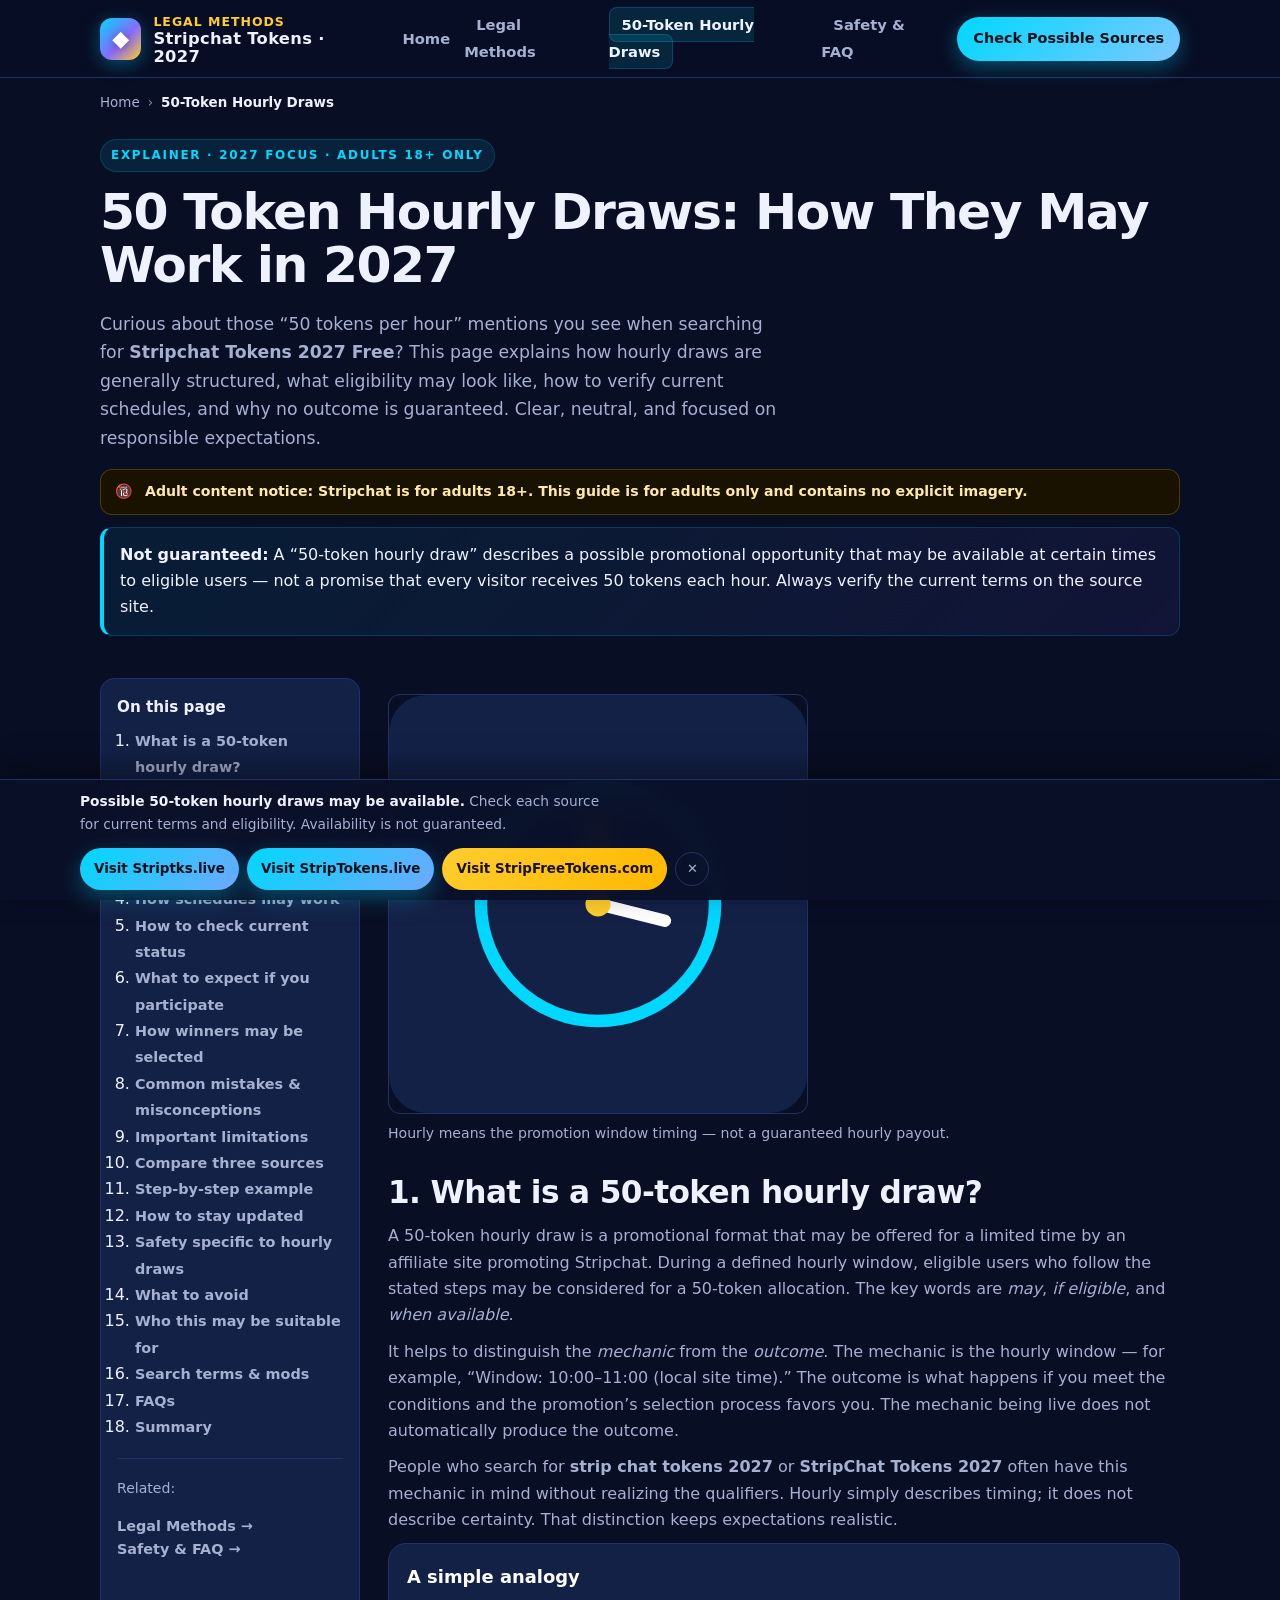
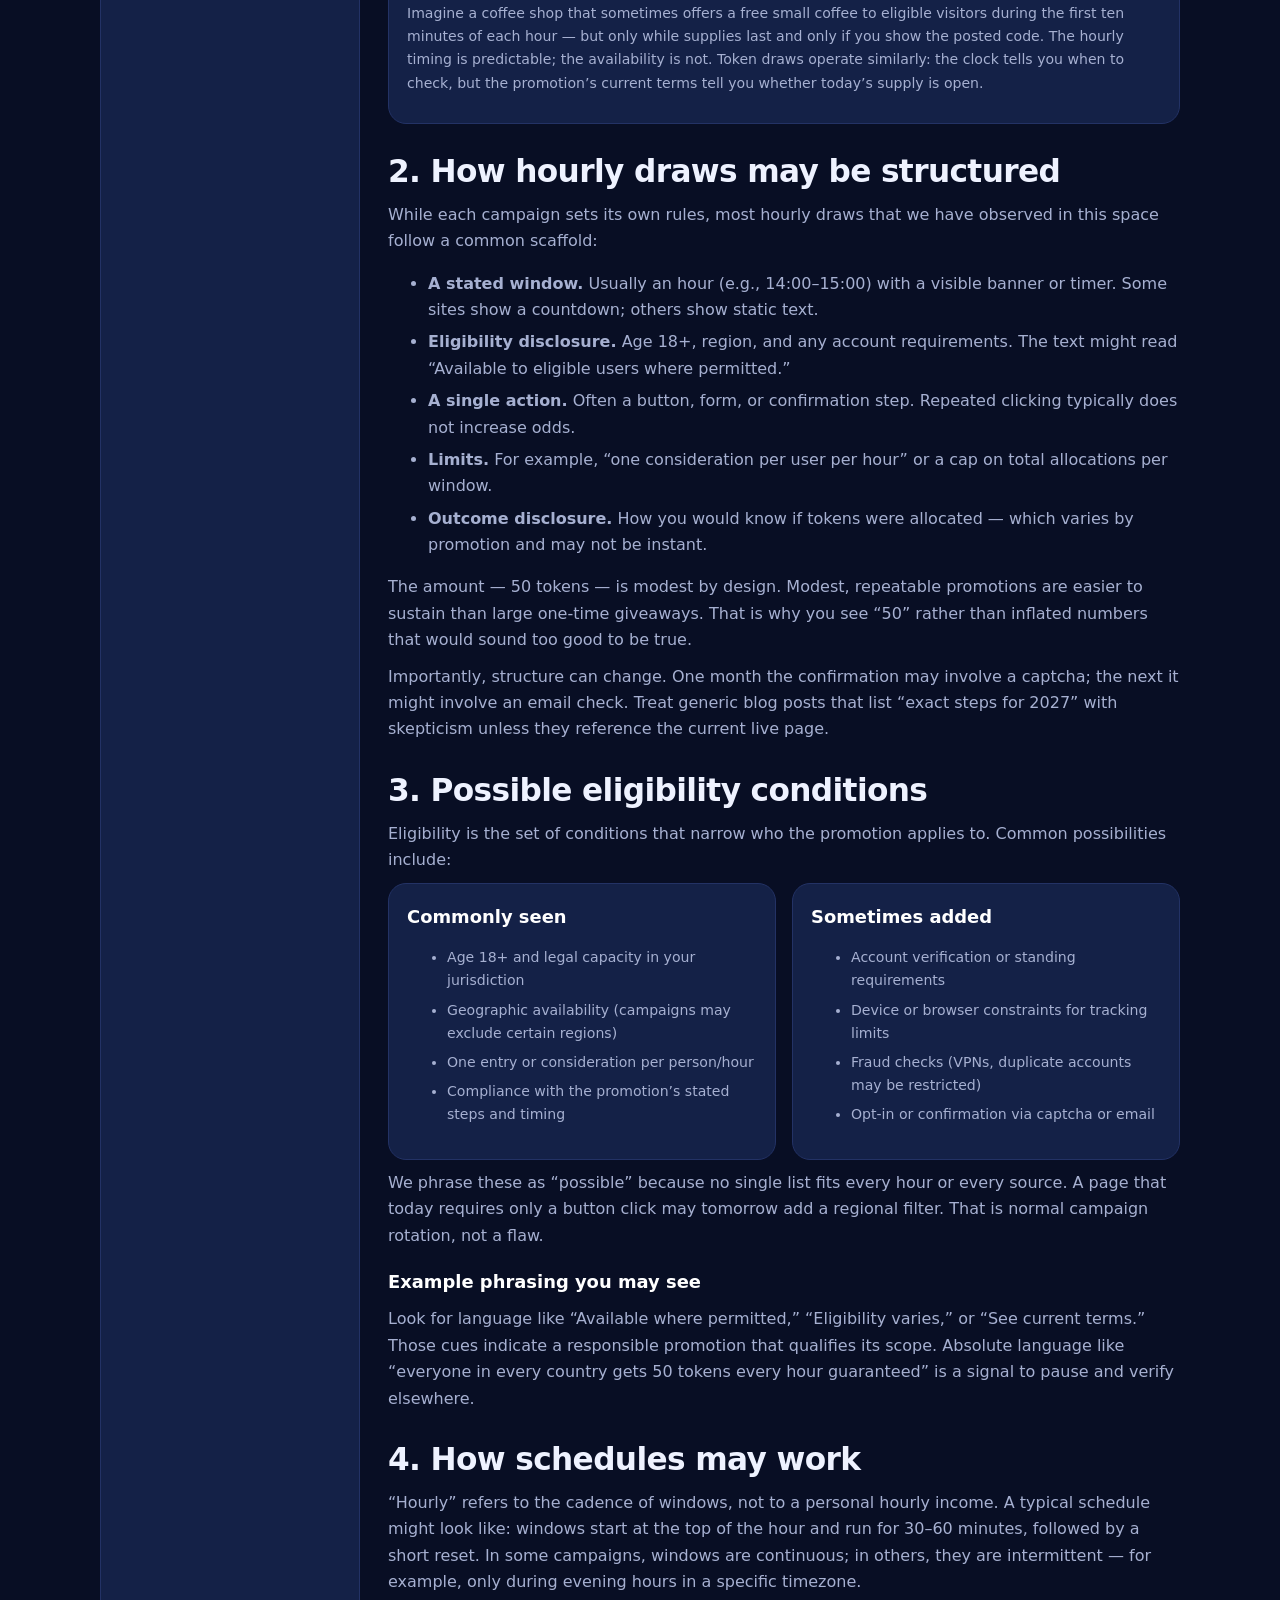
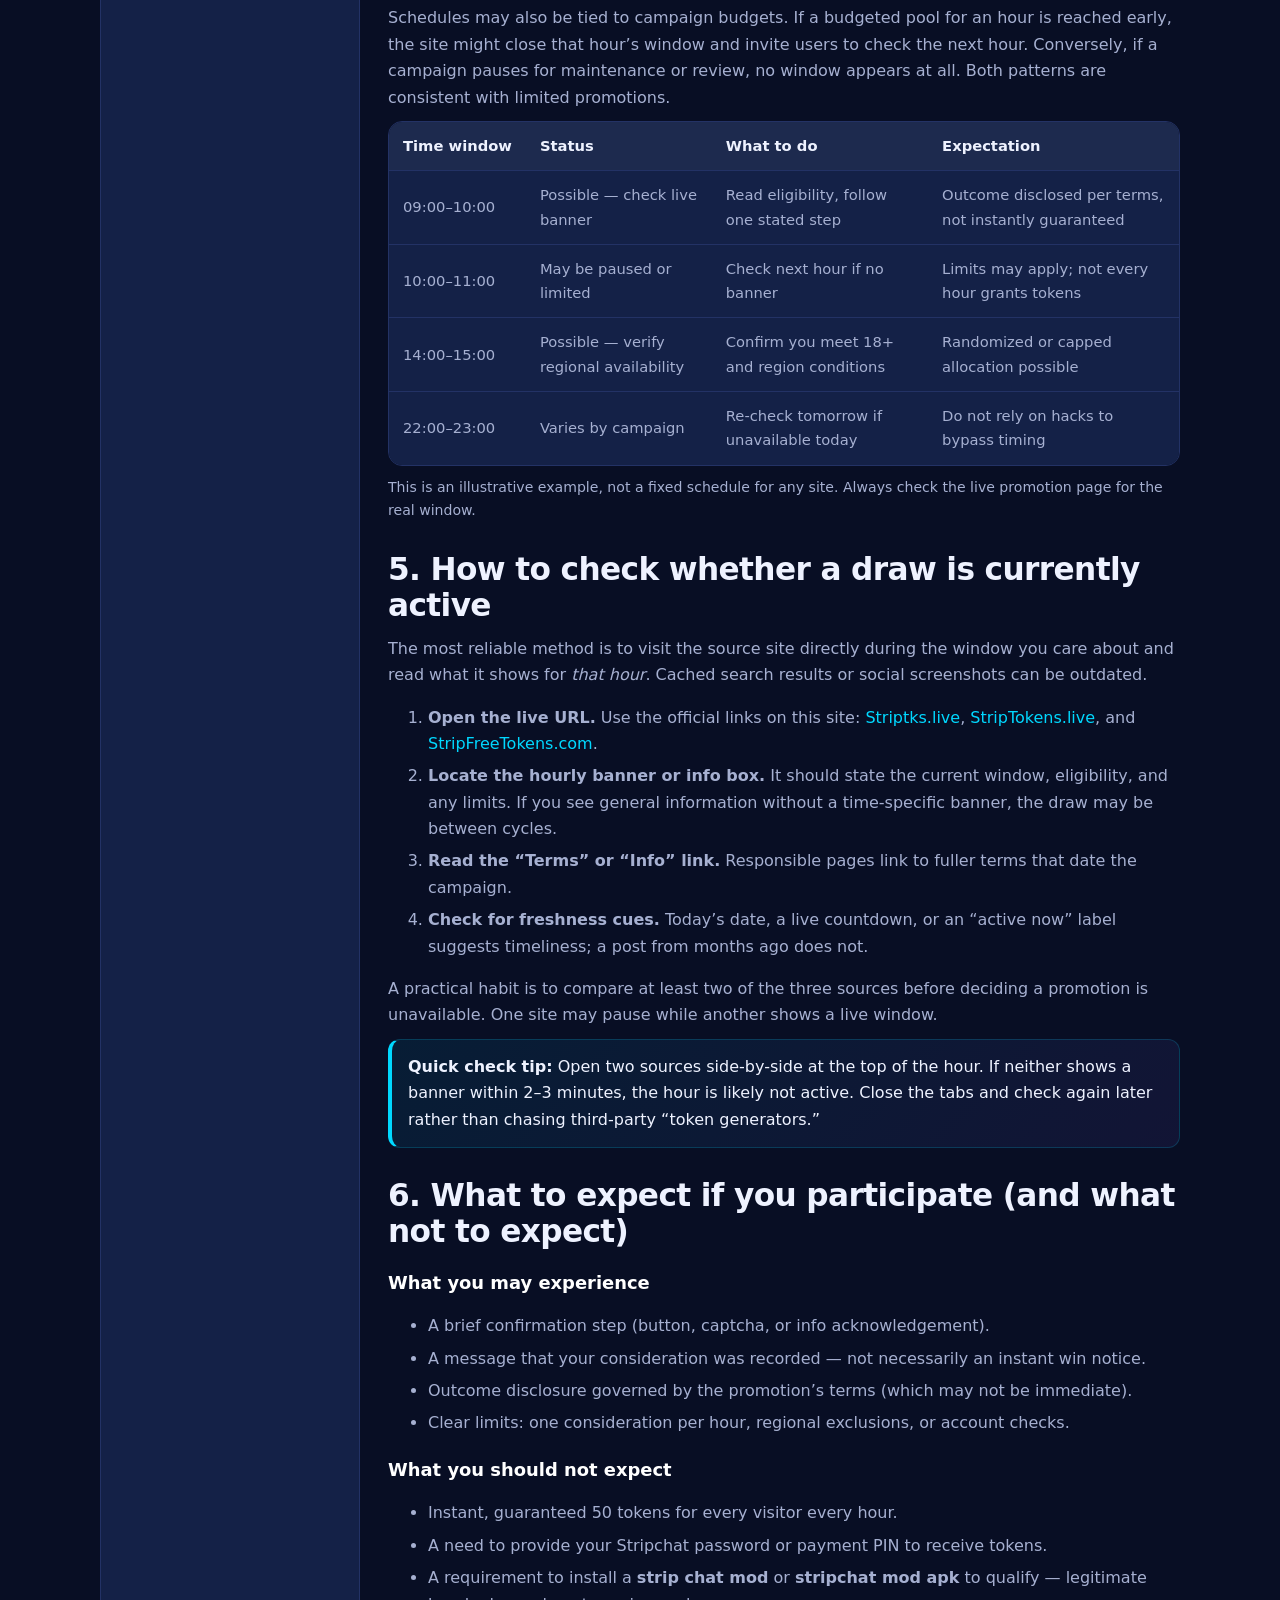
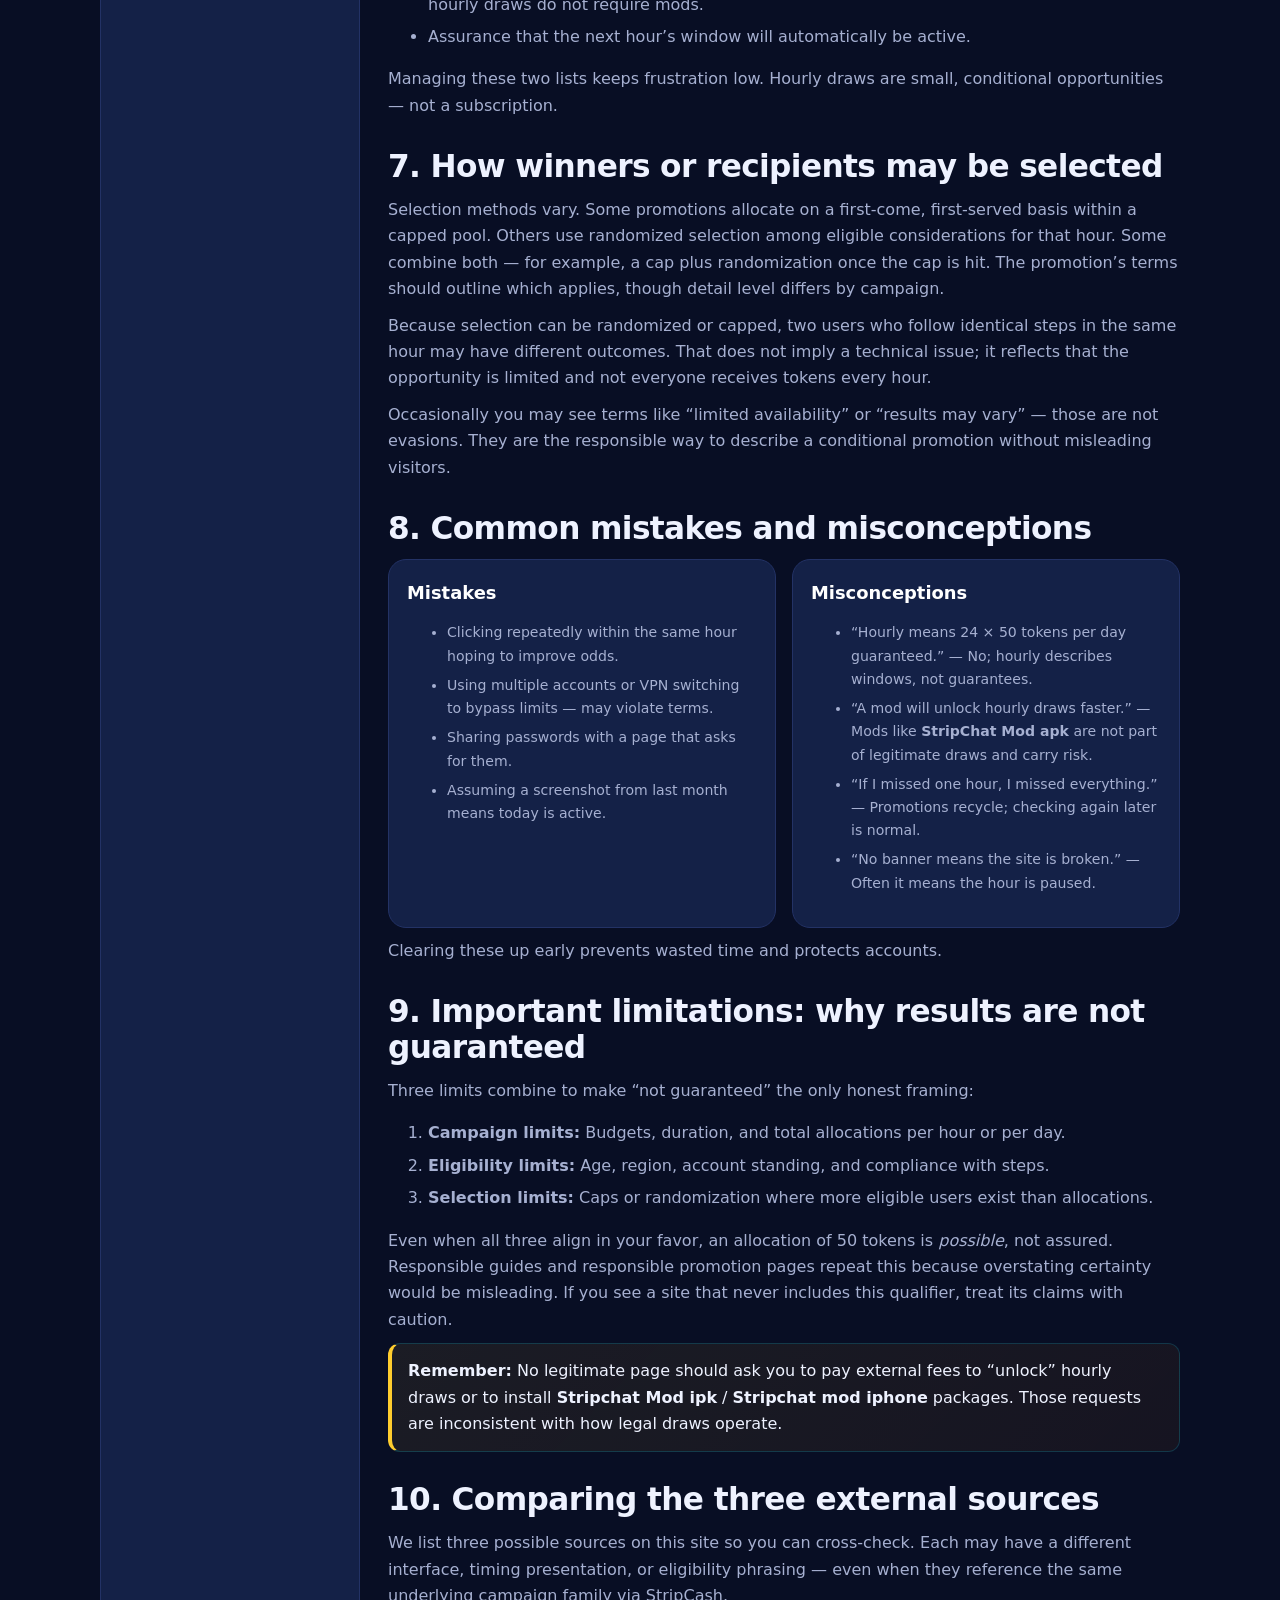
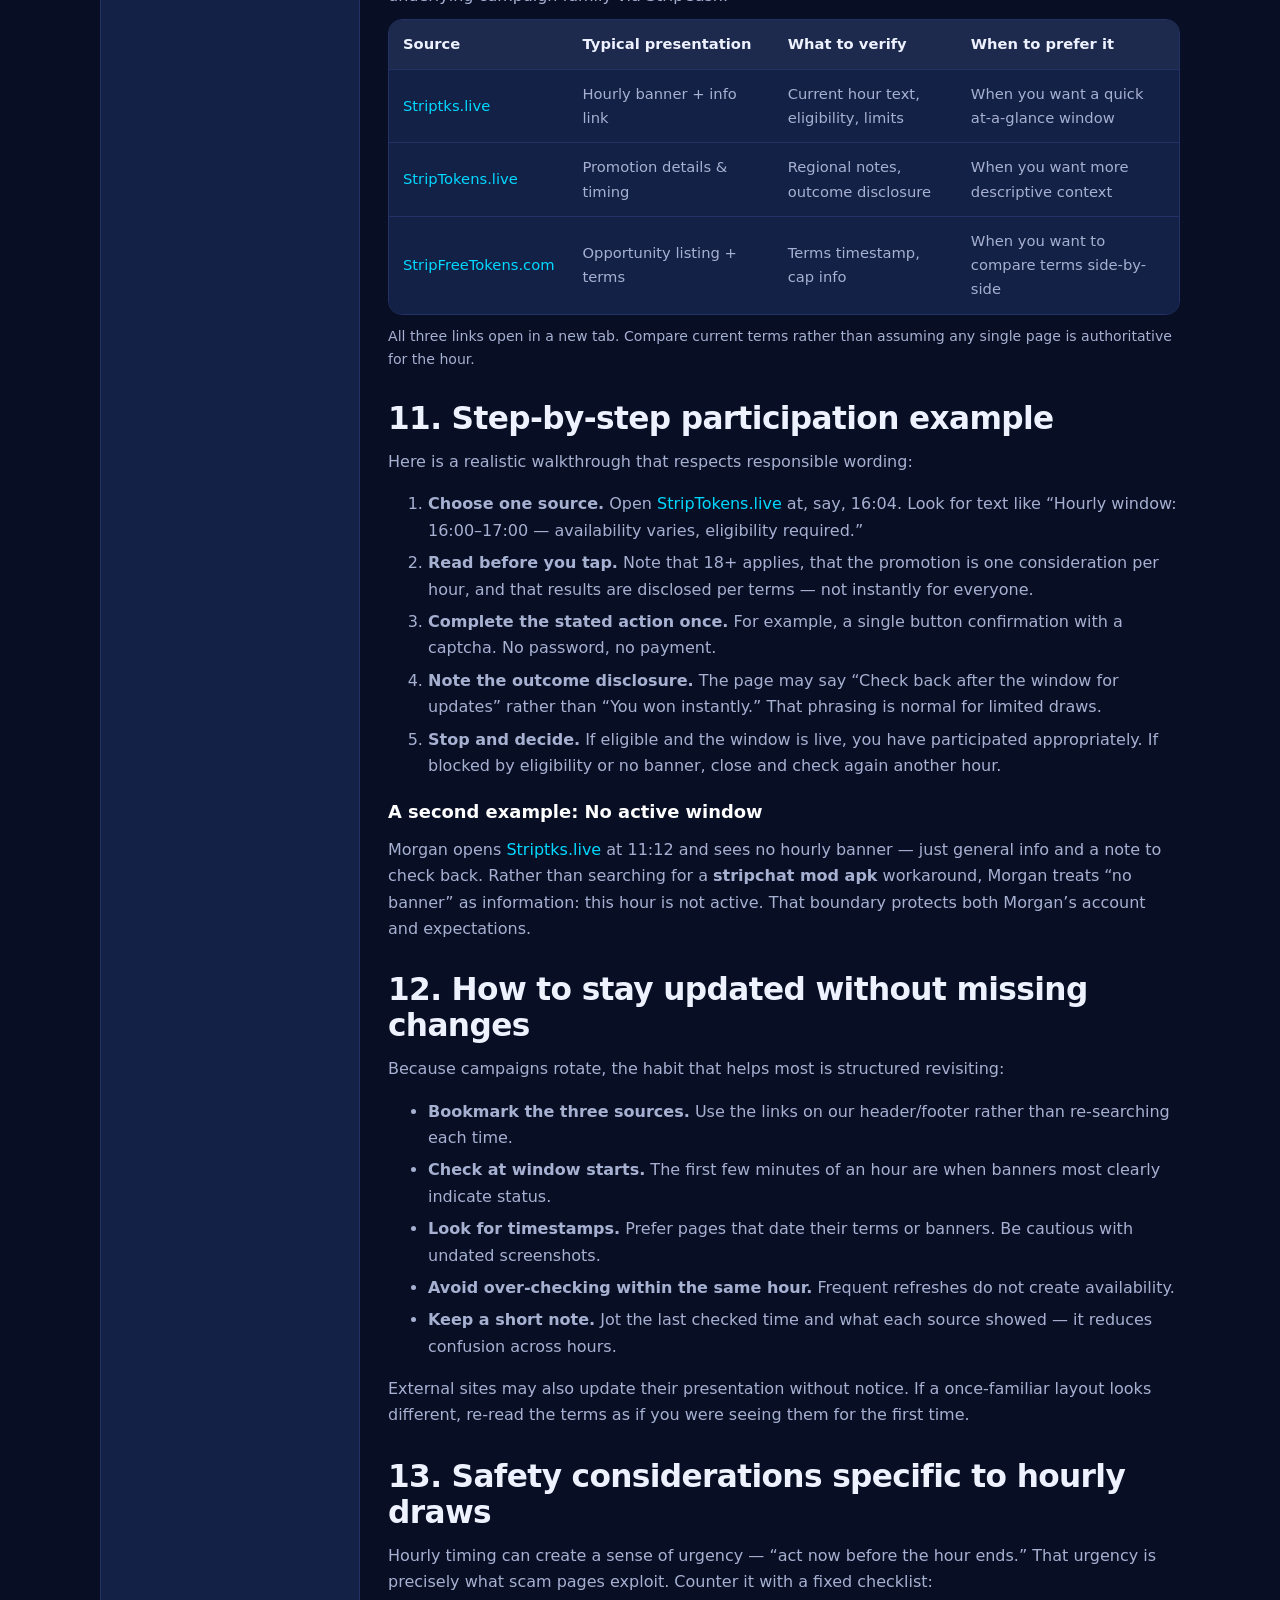
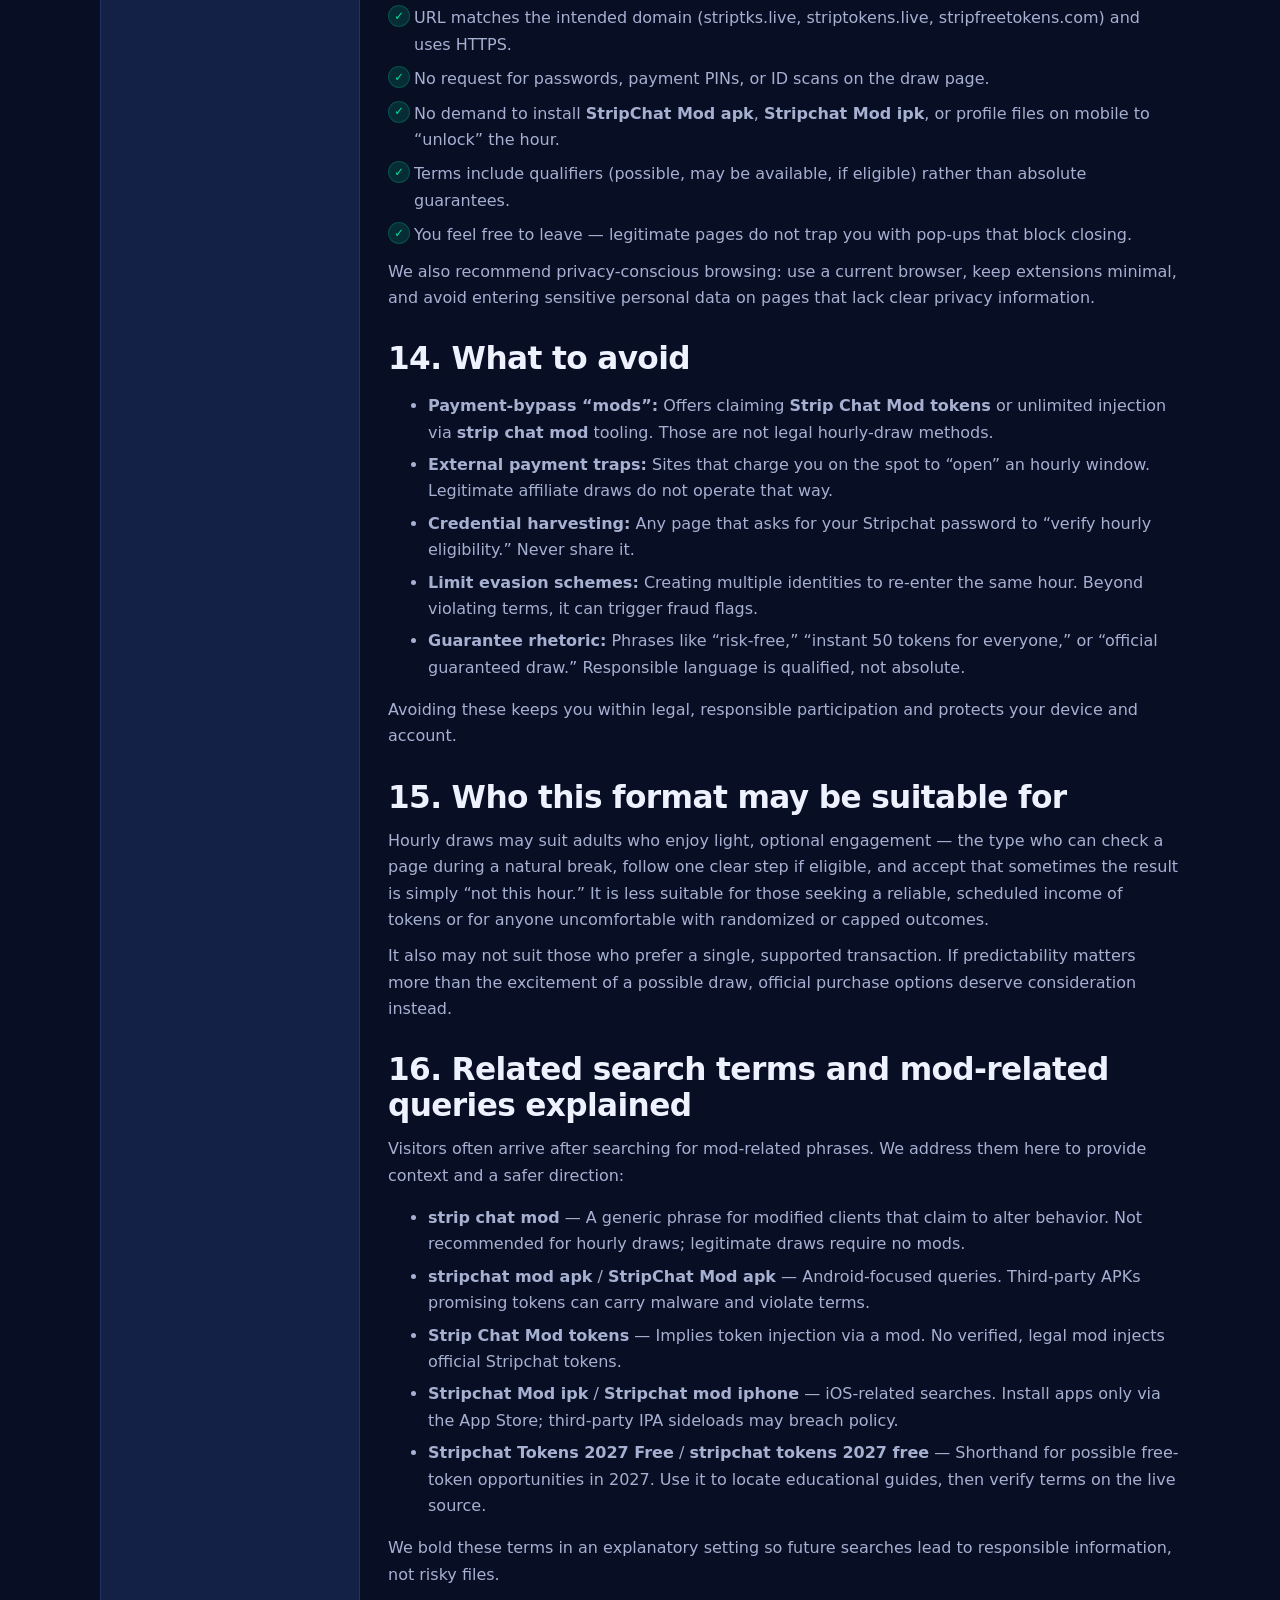
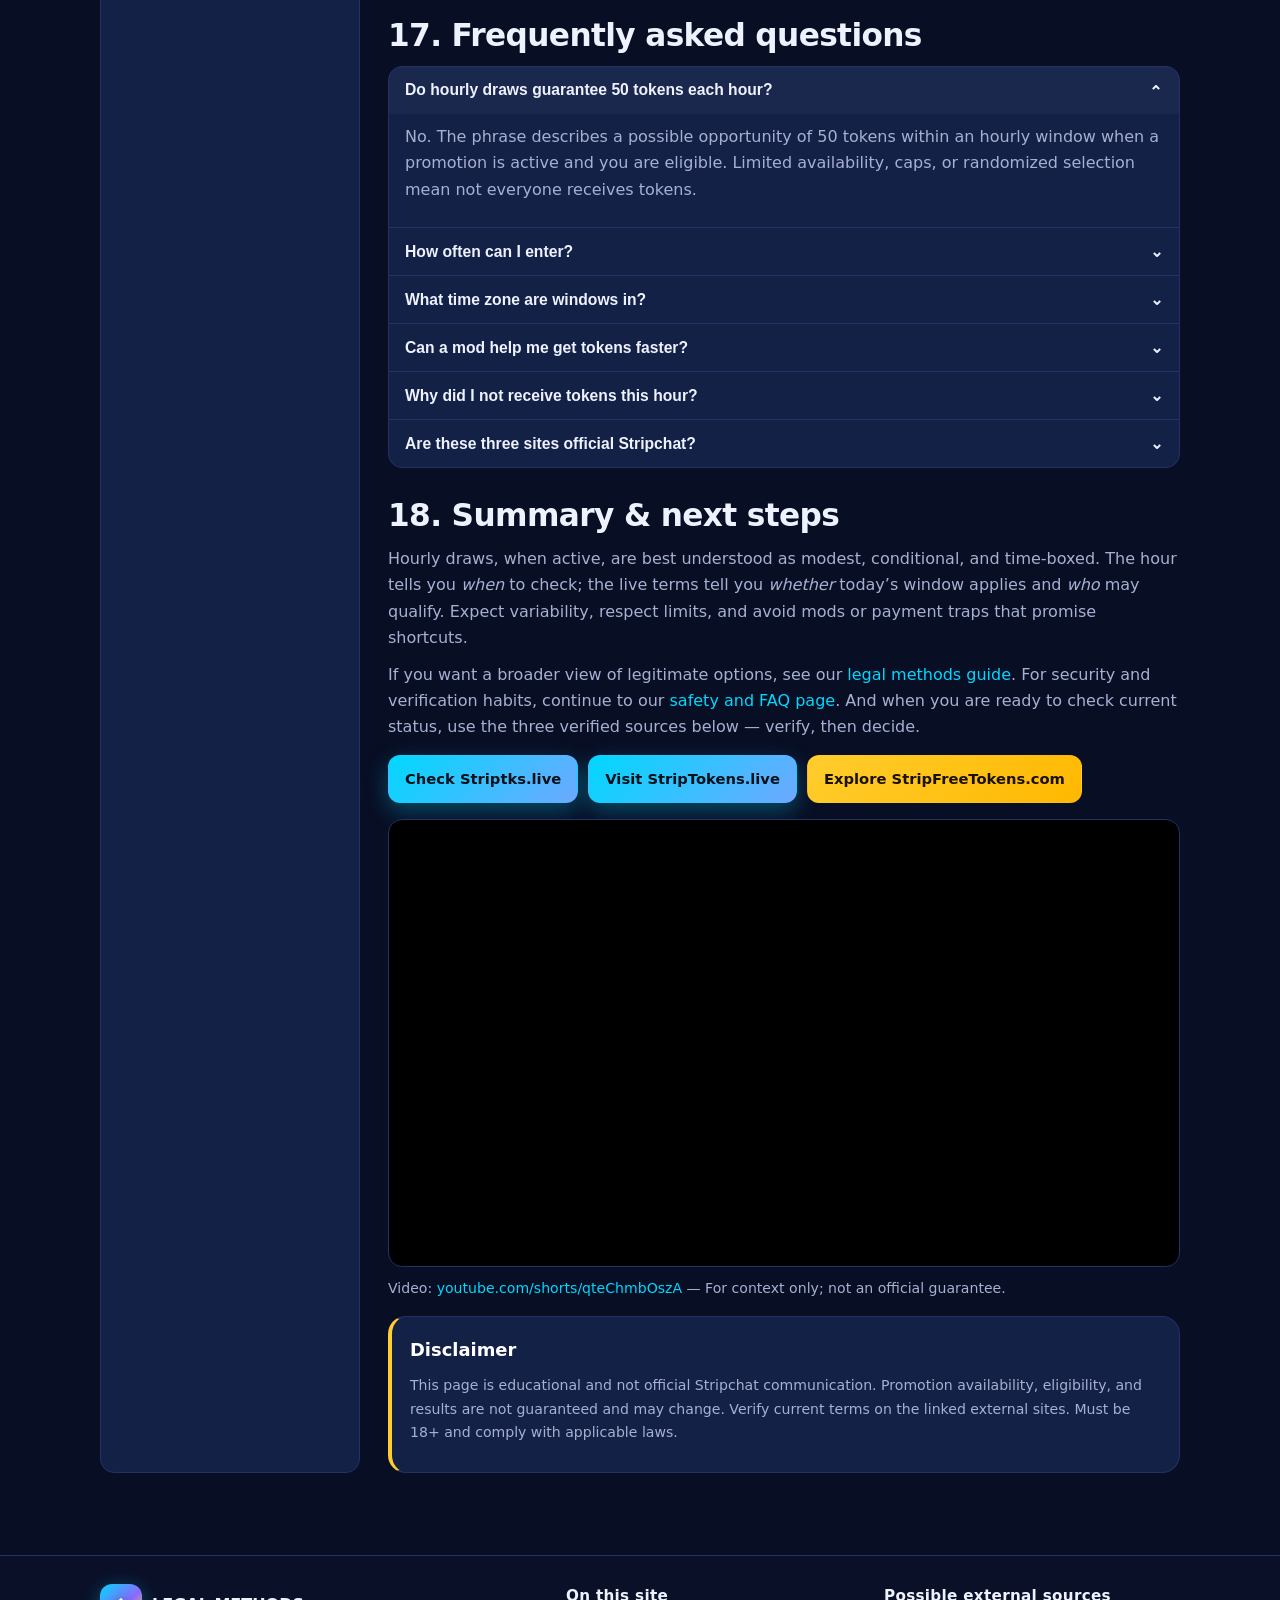
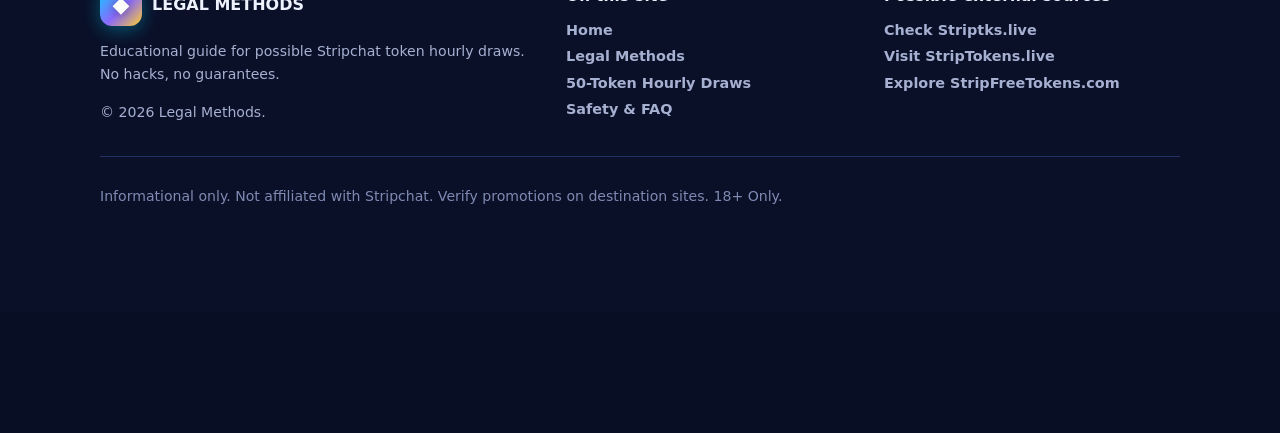
<file: 50-token-hourly-draws/index.html>
<!doctype html>
<html lang="en">
<head>
<meta charset="utf-8">
<meta name="viewport" content="width=device-width, initial-scale=1">
<title>50 Token Hourly Draws: How They May Work in 2027</title>
<meta name="description" content="Learn how 50-token hourly draws may work in 2027: eligibility, schedules, what to expect, common mistakes, verification steps, and why results are not guaranteed. Educational and responsible.">
<link rel="canonical" href="https://alexzdo90-spec.github.io/strip-mods/50-token-hourly-draws/">
<meta name="robots" content="index, follow, max-image-preview:large">
<meta name="google-site-verification" content="RXnNqKc3USQi-Dj1_IM4BO2vpGuYtayw_fSTO3_53Xo">
<meta name="theme-color" content="#0a0f24">
<meta property="og:type" content="article">
<meta property="og:url" content="https://alexzdo90-spec.github.io/strip-mods/50-token-hourly-draws/">
<meta property="og:title" content="50 Token Hourly Draws: How They May Work in 2027">
<meta property="og:description" content="Understand possible 50-token hourly draws — eligibility, timing, verification, and responsible expectations.">
<meta property="og:image" content="https://alexzdo90-spec.github.io/strip-mods/favicon.svg">
<meta name="twitter:card" content="summary_large_image">
<meta name="twitter:title" content="50 Token Hourly Draws: How They May Work in 2027">
<meta name="twitter:description" content="How hourly token draws may be structured, how to check eligibility, and why not everyone receives tokens.">
<link rel="icon" href="../favicon.svg" type="image/svg+xml">
<link rel="stylesheet" href="../styles.css">
<script type="application/ld+json">
{
  "@context":"https://schema.org",
  "@type":"Article",
  "headline":"50 Token Hourly Draws: How They May Work in 2027",
  "description":"Educational guide explaining the concept of 50-token hourly draws, eligibility, and responsible participation.",
  "author":{"@type":"Organization","name":"Legal Methods"},
  "publisher":{"@type":"Organization","name":"Legal Methods"},
  "mainEntityOfPage":"https://alexzdo90-spec.github.io/strip-mods/50-token-hourly-draws/",
  "inLanguage":"en",
  "datePublished":"2026-09-11",
  "dateModified":"2026-09-11"
}
</script>
<script type="application/ld+json">
{
 "@context":"https://schema.org",
 "@type":"BreadcrumbList",
 "itemListElement":[
   {"@type":"ListItem","position":1,"name":"Home","item":"https://alexzdo90-spec.github.io/strip-mods/"},
   {"@type":"ListItem","position":2,"name":"50-Token Hourly Draws","item":"https://alexzdo90-spec.github.io/strip-mods/50-token-hourly-draws/"}
 ]
}
</script>
<script type="application/ld+json">
{
 "@context":"https://schema.org",
 "@type":"FAQPage",
 "mainEntity":[
   {"@type":"Question","name":"How often can I enter an hourly draw?","acceptedAnswer":{"@type":"Answer","text":"If a draw is active, limits like one consideration per hour or per person are common. Repeated entries within the same hour usually do not improve outcomes and may violate promotion terms."}},
   {"@type":"Question","name":"Do hourly draws guarantee 50 tokens every hour?","acceptedAnswer":{"@type":"Answer","text":"No. Even when listed as 50 tokens, draws are promotional opportunities with limited availability or randomized selection. Many visitors may not receive tokens in a given hour."}},
   {"@type":"Question","name":"What time do hourly draws run?","acceptedAnswer":{"@type":"Answer","text":"Schedules vary by source and campaign. Check the live page on Striptks.live, StripTokens.live, or StripFreeTokens.com for the current hour's status rather than relying on cached information."}},
   {"@type":"Question","name":"Are hourly draws available in every country?","acceptedAnswer":{"@type":"Answer","text":"Not necessarily. Promotional availability can be regional. Always check the eligibility text on the specific promotion page."}}
 ]
}
</script>
</head>
<body>
<header class="site-header">
  <div class="header-inner">
    <a class="brand" href="../" aria-label="Legal Methods home">
      <span class="brand-mark" aria-hidden="true"></span>
      <span class="brand-text"><span class="brand-title">LEGAL METHODS</span><br><span class="brand-sub">Stripchat Tokens · 2027</span></span>
    </a>
    <nav class="nav" aria-label="Primary">
      <button class="menu-toggle" aria-expanded="false" aria-controls="primary-links">☰ Menu</button>
      <ul class="nav-links" id="primary-links">
        <li><a href="../">Home</a></li>
        <li><a href="../legal-methods/">Legal Methods</a></li>
        <li><a href="../50-token-hourly-draws/" aria-current="page">50-Token Hourly Draws</a></li>
        <li><a href="../safety-faq/">Safety &amp; FAQ</a></li>
      </ul>
      <a class="btn-cta header-cta" href="#sources">Check Possible Sources</a>
    </nav>
  </div>
</header>

<main id="main">
  <div class="container">
    <nav class="breadcrumbs" aria-label="Breadcrumb">
      <a href="../">Home</a> › <span aria-current="page">50-Token Hourly Draws</span>
    </nav>
  </div>

  <section class="section" style="padding-top:10px">
    <div class="container">
      <span class="eyebrow">Explainer · 2027 focus · Adults 18+ only</span>
      <h1 class="h1">50 Token Hourly Draws: How They May Work in 2027</h1>
      <p class="lead">Curious about those “50 tokens per hour” mentions you see when searching for <strong>Stripchat Tokens 2027 Free</strong>? This page explains how hourly draws are generally structured, what eligibility may look like, how to verify current schedules, and why no outcome is guaranteed. Clear, neutral, and focused on responsible expectations.</p>
      <div class="notice-18"><span>🔞</span><span>Adult content notice: Stripchat is for adults 18+. This guide is for adults only and contains no explicit imagery.</span></div>
      <div class="callout" style="margin-top:12px"><strong>Not guaranteed:</strong> A “50-token hourly draw” describes a possible promotional opportunity that may be available at certain times to eligible users — not a promise that every visitor receives 50 tokens each hour. Always verify the current terms on the source site.</div>
    </div>
  </section>

  <section class="section" style="padding-top:0">
    <div class="container content-grid">
      <aside class="toc" aria-label="Table of contents">
        <p class="toc-title">On this page</p>
        <ol>
          <li><a href="#what-is">What is a 50-token hourly draw?</a></li>
          <li><a href="#how-structured">How draws may be structured</a></li>
          <li><a href="#eligibility">Possible eligibility conditions</a></li>
          <li><a href="#schedules">How schedules may work</a></li>
          <li><a href="#how-to-check">How to check current status</a></li>
          <li><a href="#what-to-expect">What to expect if you participate</a></li>
          <li><a href="#selection">How winners may be selected</a></li>
          <li><a href="#mistakes">Common mistakes &amp; misconceptions</a></li>
          <li><a href="#limitations">Important limitations</a></li>
          <li><a href="#compare-sources">Compare three sources</a></li>
          <li><a href="#step">Step-by-step example</a></li>
          <li><a href="#staying-updated">How to stay updated</a></li>
          <li><a href="#safety">Safety specific to hourly draws</a></li>
          <li><a href="#avoid">What to avoid</a></li>
          <li><a href="#who">Who this may be suitable for</a></li>
          <li><a href="#search">Search terms &amp; mods</a></li>
          <li><a href="#faq">FAQs</a></li>
          <li><a href="#summary">Summary</a></li>
        </ol>
        <div class="divider"></div>
        <p class="small muted">Related:</p>
        <p class="small"><a href="../legal-methods/">Legal Methods →</a><br><a href="../safety-faq/">Safety &amp; FAQ →</a></p>
      </aside>

      <article class="prose">
        <figure style="margin:16px 0">
          <img src="../assets/clock-hourly.svg" alt="Clock face with hour and minute hands illustrating an hourly promotional window" loading="lazy" width="200" height="200" style="width:100%;max-width:420px;height:auto;border-radius:12px;border:1px solid var(--border)">
          <figcaption class="small muted">Hourly means the promotion window timing — not a guaranteed hourly payout.</figcaption>
        </figure>
        <h2 class="h2" id="what-is">1. What is a 50-token hourly draw?</h2>
        <p>A 50-token hourly draw is a promotional format that may be offered for a limited time by an affiliate site promoting Stripchat. During a defined hourly window, eligible users who follow the stated steps may be considered for a 50-token allocation. The key words are <em>may</em>, <em>if eligible</em>, and <em>when available</em>.</p>
        <p>It helps to distinguish the <em>mechanic</em> from the <em>outcome</em>. The mechanic is the hourly window — for example, “Window: 10:00–11:00 (local site time).” The outcome is what happens if you meet the conditions and the promotion’s selection process favors you. The mechanic being live does not automatically produce the outcome.</p>
        <p>People who search for <strong>strip chat tokens 2027</strong> or <strong>StripChat Tokens 2027</strong> often have this mechanic in mind without realizing the qualifiers. Hourly simply describes timing; it does not describe certainty. That distinction keeps expectations realistic.</p>
        <div class="card">
          <h3 class="h3" style="margin-top:0">A simple analogy</h3>
          <p class="small muted">Imagine a coffee shop that sometimes offers a free small coffee to eligible visitors during the first ten minutes of each hour — but only while supplies last and only if you show the posted code. The hourly timing is predictable; the availability is not. Token draws operate similarly: the clock tells you when to check, but the promotion’s current terms tell you whether today’s supply is open.</p>
        </div>

        <h2 class="h2" id="how-structured">2. How hourly draws may be structured</h2>
        <p>While each campaign sets its own rules, most hourly draws that we have observed in this space follow a common scaffold:</p>
        <ul class="bullets">
          <li><strong>A stated window.</strong> Usually an hour (e.g., 14:00–15:00) with a visible banner or timer. Some sites show a countdown; others show static text.</li>
          <li><strong>Eligibility disclosure.</strong> Age 18+, region, and any account requirements. The text might read “Available to eligible users where permitted.”</li>
          <li><strong>A single action.</strong> Often a button, form, or confirmation step. Repeated clicking typically does not increase odds.</li>
          <li><strong>Limits.</strong> For example, “one consideration per user per hour” or a cap on total allocations per window.</li>
          <li><strong>Outcome disclosure.</strong> How you would know if tokens were allocated — which varies by promotion and may not be instant.</li>
        </ul>
        <p>The amount — 50 tokens — is modest by design. Modest, repeatable promotions are easier to sustain than large one-time giveaways. That is why you see “50” rather than inflated numbers that would sound too good to be true.</p>
        <p>Importantly, structure can change. One month the confirmation may involve a captcha; the next it might involve an email check. Treat generic blog posts that list “exact steps for 2027” with skepticism unless they reference the current live page.</p>

        <h2 class="h2" id="eligibility">3. Possible eligibility conditions</h2>
        <p>Eligibility is the set of conditions that narrow who the promotion applies to. Common possibilities include:</p>
        <div class="grid-2">
          <div class="card">
            <h3 class="h3" style="margin-top:0">Commonly seen</h3>
            <ul class="bullets small">
              <li>Age 18+ and legal capacity in your jurisdiction</li>
              <li>Geographic availability (campaigns may exclude certain regions)</li>
              <li>One entry or consideration per person/hour</li>
              <li>Compliance with the promotion’s stated steps and timing</li>
            </ul>
          </div>
          <div class="card">
            <h3 class="h3" style="margin-top:0">Sometimes added</h3>
            <ul class="bullets small">
              <li>Account verification or standing requirements</li>
              <li>Device or browser constraints for tracking limits</li>
              <li>Fraud checks (VPNs, duplicate accounts may be restricted)</li>
              <li>Opt-in or confirmation via captcha or email</li>
            </ul>
          </div>
        </div>
        <p>We phrase these as “possible” because no single list fits every hour or every source. A page that today requires only a button click may tomorrow add a regional filter. That is normal campaign rotation, not a flaw.</p>
        <h3 class="h3">Example phrasing you may see</h3>
        <p>Look for language like “Available where permitted,” “Eligibility varies,” or “See current terms.” Those cues indicate a responsible promotion that qualifies its scope. Absolute language like “everyone in every country gets 50 tokens every hour guaranteed” is a signal to pause and verify elsewhere.</p>

        <h2 class="h2" id="schedules">4. How schedules may work</h2>
        <p>“Hourly” refers to the cadence of windows, not to a personal hourly income. A typical schedule might look like: windows start at the top of the hour and run for 30–60 minutes, followed by a short reset. In some campaigns, windows are continuous; in others, they are intermittent — for example, only during evening hours in a specific timezone.</p>
        <p>Schedules may also be tied to campaign budgets. If a budgeted pool for an hour is reached early, the site might close that hour’s window and invite users to check the next hour. Conversely, if a campaign pauses for maintenance or review, no window appears at all. Both patterns are consistent with limited promotions.</p>
        <div class="table-wrap">
          <table aria-label="Example hourly schedule">
            <thead><tr><th>Time window</th><th>Status</th><th>What to do</th><th>Expectation</th></tr></thead>
            <tbody>
              <tr><td>09:00–10:00</td><td>Possible — check live banner</td><td>Read eligibility, follow one stated step</td><td>Outcome disclosed per terms, not instantly guaranteed</td></tr>
              <tr><td>10:00–11:00</td><td>May be paused or limited</td><td>Check next hour if no banner</td><td>Limits may apply; not every hour grants tokens</td></tr>
              <tr><td>14:00–15:00</td><td>Possible — verify regional availability</td><td>Confirm you meet 18+ and region conditions</td><td>Randomized or capped allocation possible</td></tr>
              <tr><td>22:00–23:00</td><td>Varies by campaign</td><td>Re-check tomorrow if unavailable today</td><td>Do not rely on hacks to bypass timing</td></tr>
            </tbody>
          </table>
        </div>
        <p class="small muted">This is an illustrative example, not a fixed schedule for any site. Always check the live promotion page for the real window.</p>

        <h2 class="h2" id="how-to-check">5. How to check whether a draw is currently active</h2>
        <p>The most reliable method is to visit the source site directly during the window you care about and read what it shows for <em>that hour</em>. Cached search results or social screenshots can be outdated.</p>
        <ol class="bullets">
          <li><strong>Open the live URL.</strong> Use the official links on this site: <a href="https://striptks.live" target="_blank" rel="follow">Striptks.live</a>, <a href="https://striptokens.live" target="_blank" rel="follow">StripTokens.live</a>, and <a href="https://stripfreetokens.com" target="_blank" rel="follow">StripFreeTokens.com</a>.</li>
          <li><strong>Locate the hourly banner or info box.</strong> It should state the current window, eligibility, and any limits. If you see general information without a time-specific banner, the draw may be between cycles.</li>
          <li><strong>Read the “Terms” or “Info” link.</strong> Responsible pages link to fuller terms that date the campaign.</li>
          <li><strong>Check for freshness cues.</strong> Today’s date, a live countdown, or an “active now” label suggests timeliness; a post from months ago does not.</li>
        </ol>
        <p>A practical habit is to compare at least two of the three sources before deciding a promotion is unavailable. One site may pause while another shows a live window.</p>
        <div class="callout">
          <strong>Quick check tip:</strong> Open two sources side-by-side at the top of the hour. If neither shows a banner within 2–3 minutes, the hour is likely not active. Close the tabs and check again later rather than chasing third-party “token generators.”
        </div>

        <h2 class="h2" id="what-to-expect">6. What to expect if you participate (and what not to expect)</h2>
        <h3 class="h3">What you may experience</h3>
        <ul class="bullets">
          <li>A brief confirmation step (button, captcha, or info acknowledgement).</li>
          <li>A message that your consideration was recorded — not necessarily an instant win notice.</li>
          <li>Outcome disclosure governed by the promotion’s terms (which may not be immediate).</li>
          <li>Clear limits: one consideration per hour, regional exclusions, or account checks.</li>
        </ul>
        <h3 class="h3">What you should not expect</h3>
        <ul class="bullets">
          <li>Instant, guaranteed 50 tokens for every visitor every hour.</li>
          <li>A need to provide your Stripchat password or payment PIN to receive tokens.</li>
          <li>A requirement to install a <strong>strip chat mod</strong> or <strong>stripchat mod apk</strong> to qualify — legitimate hourly draws do not require mods.</li>
          <li>Assurance that the next hour’s window will automatically be active.</li>
        </ul>
        <p>Managing these two lists keeps frustration low. Hourly draws are small, conditional opportunities — not a subscription.</p>

        <h2 class="h2" id="selection">7. How winners or recipients may be selected</h2>
        <p>Selection methods vary. Some promotions allocate on a first-come, first-served basis within a capped pool. Others use randomized selection among eligible considerations for that hour. Some combine both — for example, a cap plus randomization once the cap is hit. The promotion’s terms should outline which applies, though detail level differs by campaign.</p>
        <p>Because selection can be randomized or capped, two users who follow identical steps in the same hour may have different outcomes. That does not imply a technical issue; it reflects that the opportunity is limited and not everyone receives tokens every hour.</p>
        <p>Occasionally you may see terms like “limited availability” or “results may vary” — those are not evasions. They are the responsible way to describe a conditional promotion without misleading visitors.</p>

        <h2 class="h2" id="mistakes">8. Common mistakes and misconceptions</h2>
        <div class="grid-2">
          <div class="card">
            <h3 class="h3" style="margin-top:0">Mistakes</h3>
            <ul class="bullets small">
              <li>Clicking repeatedly within the same hour hoping to improve odds.</li>
              <li>Using multiple accounts or VPN switching to bypass limits — may violate terms.</li>
              <li>Sharing passwords with a page that asks for them.</li>
              <li>Assuming a screenshot from last month means today is active.</li>
            </ul>
          </div>
          <div class="card">
            <h3 class="h3" style="margin-top:0">Misconceptions</h3>
            <ul class="bullets small">
              <li>“Hourly means 24 × 50 tokens per day guaranteed.” — No; hourly describes windows, not guarantees.</li>
              <li>“A mod will unlock hourly draws faster.” — Mods like <strong>StripChat Mod apk</strong> are not part of legitimate draws and carry risk.</li>
              <li>“If I missed one hour, I missed everything.” — Promotions recycle; checking again later is normal.</li>
              <li>“No banner means the site is broken.” — Often it means the hour is paused.</li>
            </ul>
          </div>
        </div>
        <p>Clearing these up early prevents wasted time and protects accounts.</p>

        <h2 class="h2" id="limitations">9. Important limitations: why results are not guaranteed</h2>
        <p>Three limits combine to make “not guaranteed” the only honest framing:</p>
        <ol class="bullets">
          <li><strong>Campaign limits:</strong> Budgets, duration, and total allocations per hour or per day.</li>
          <li><strong>Eligibility limits:</strong> Age, region, account standing, and compliance with steps.</li>
          <li><strong>Selection limits:</strong> Caps or randomization where more eligible users exist than allocations.</li>
        </ol>
        <p>Even when all three align in your favor, an allocation of 50 tokens is <em>possible</em>, not assured. Responsible guides and responsible promotion pages repeat this because overstating certainty would be misleading. If you see a site that never includes this qualifier, treat its claims with caution.</p>
        <div class="callout callout-warn">
          <strong>Remember:</strong> No legitimate page should ask you to pay external fees to “unlock” hourly draws or to install <strong>Stripchat Mod ipk</strong> / <strong>Stripchat mod iphone</strong> packages. Those requests are inconsistent with how legal draws operate.
        </div>

        <h2 class="h2" id="compare-sources">10. Comparing the three external sources</h2>
        <p>We list three possible sources on this site so you can cross-check. Each may have a different interface, timing presentation, or eligibility phrasing — even when they reference the same underlying campaign family via StripCash.</p>
        <div class="table-wrap">
          <table aria-label="Comparison of hourly draw sources">
            <thead><tr><th>Source</th><th>Typical presentation</th><th>What to verify</th><th>When to prefer it</th></tr></thead>
            <tbody>
              <tr><td><a href="https://striptks.live" target="_blank" rel="follow">Striptks.live</a></td><td>Hourly banner + info link</td><td>Current hour text, eligibility, limits</td><td>When you want a quick at-a-glance window</td></tr>
              <tr><td><a href="https://striptokens.live" target="_blank" rel="follow">StripTokens.live</a></td><td>Promotion details &amp; timing</td><td>Regional notes, outcome disclosure</td><td>When you want more descriptive context</td></tr>
              <tr><td><a href="https://stripfreetokens.com" target="_blank" rel="follow">StripFreeTokens.com</a></td><td>Opportunity listing + terms</td><td>Terms timestamp, cap info</td><td>When you want to compare terms side-by-side</td></tr>
            </tbody>
          </table>
        </div>
        <p class="small muted">All three links open in a new tab. Compare current terms rather than assuming any single page is authoritative for the hour.</p>

        <h2 class="h2" id="step">11. Step-by-step participation example</h2>
        <p>Here is a realistic walkthrough that respects responsible wording:</p>
        <ol class="bullets">
          <li><strong>Choose one source.</strong> Open <a href="https://striptokens.live" target="_blank" rel="follow">StripTokens.live</a> at, say, 16:04. Look for text like “Hourly window: 16:00–17:00 — availability varies, eligibility required.”</li>
          <li><strong>Read before you tap.</strong> Note that 18+ applies, that the promotion is one consideration per hour, and that results are disclosed per terms — not instantly for everyone.</li>
          <li><strong>Complete the stated action once.</strong> For example, a single button confirmation with a captcha. No password, no payment.</li>
          <li><strong>Note the outcome disclosure.</strong> The page may say “Check back after the window for updates” rather than “You won instantly.” That phrasing is normal for limited draws.</li>
          <li><strong>Stop and decide.</strong> If eligible and the window is live, you have participated appropriately. If blocked by eligibility or no banner, close and check again another hour.</li>
        </ol>
        <h3 class="h3">A second example: No active window</h3>
        <p>Morgan opens <a href="https://striptks.live" target="_blank" rel="follow">Striptks.live</a> at 11:12 and sees no hourly banner — just general info and a note to check back. Rather than searching for a <strong>stripchat mod apk</strong> workaround, Morgan treats “no banner” as information: this hour is not active. That boundary protects both Morgan’s account and expectations.</p>

        <h2 class="h2" id="staying-updated">12. How to stay updated without missing changes</h2>
        <p>Because campaigns rotate, the habit that helps most is structured revisiting:</p>
        <ul class="bullets">
          <li><strong>Bookmark the three sources.</strong> Use the links on our header/footer rather than re-searching each time.</li>
          <li><strong>Check at window starts.</strong> The first few minutes of an hour are when banners most clearly indicate status.</li>
          <li><strong>Look for timestamps.</strong> Prefer pages that date their terms or banners. Be cautious with undated screenshots.</li>
          <li><strong>Avoid over-checking within the same hour.</strong> Frequent refreshes do not create availability.</li>
          <li><strong>Keep a short note.</strong> Jot the last checked time and what each source showed — it reduces confusion across hours.</li>
        </ul>
        <p>External sites may also update their presentation without notice. If a once-familiar layout looks different, re-read the terms as if you were seeing them for the first time.</p>

        <h2 class="h2" id="safety">13. Safety considerations specific to hourly draws</h2>
        <p>Hourly timing can create a sense of urgency — “act now before the hour ends.” That urgency is precisely what scam pages exploit. Counter it with a fixed checklist:</p>
        <ul class="checklist">
          <li>URL matches the intended domain (striptks.live, striptokens.live, stripfreetokens.com) and uses HTTPS.</li>
          <li>No request for passwords, payment PINs, or ID scans on the draw page.</li>
          <li>No demand to install <strong>StripChat Mod apk</strong>, <strong>Stripchat Mod ipk</strong>, or profile files on mobile to “unlock” the hour.</li>
          <li>Terms include qualifiers (possible, may be available, if eligible) rather than absolute guarantees.</li>
          <li>You feel free to leave — legitimate pages do not trap you with pop-ups that block closing.</li>
        </ul>
        <p>We also recommend privacy-conscious browsing: use a current browser, keep extensions minimal, and avoid entering sensitive personal data on pages that lack clear privacy information.</p>

        <h2 class="h2" id="avoid">14. What to avoid</h2>
        <ul class="bullets">
          <li><strong>Payment-bypass “mods”:</strong> Offers claiming <strong>Strip Chat Mod tokens</strong> or unlimited injection via <strong>strip chat mod</strong> tooling. Those are not legal hourly-draw methods.</li>
          <li><strong>External payment traps:</strong> Sites that charge you on the spot to “open” an hourly window. Legitimate affiliate draws do not operate that way.</li>
          <li><strong>Credential harvesting:</strong> Any page that asks for your Stripchat password to “verify hourly eligibility.” Never share it.</li>
          <li><strong>Limit evasion schemes:</strong> Creating multiple identities to re-enter the same hour. Beyond violating terms, it can trigger fraud flags.</li>
          <li><strong>Guarantee rhetoric:</strong> Phrases like “risk-free,” “instant 50 tokens for everyone,” or “official guaranteed draw.” Responsible language is qualified, not absolute.</li>
        </ul>
        <p>Avoiding these keeps you within legal, responsible participation and protects your device and account.</p>

        <h2 class="h2" id="who">15. Who this format may be suitable for</h2>
        <p>Hourly draws may suit adults who enjoy light, optional engagement — the type who can check a page during a natural break, follow one clear step if eligible, and accept that sometimes the result is simply “not this hour.” It is less suitable for those seeking a reliable, scheduled income of tokens or for anyone uncomfortable with randomized or capped outcomes.</p>
        <p>It also may not suit those who prefer a single, supported transaction. If predictability matters more than the excitement of a possible draw, official purchase options deserve consideration instead.</p>

        <h2 class="h2" id="search">16. Related search terms and mod-related queries explained</h2>
        <p>Visitors often arrive after searching for mod-related phrases. We address them here to provide context and a safer direction:</p>
        <ul class="bullets">
          <li><strong>strip chat mod</strong> — A generic phrase for modified clients that claim to alter behavior. Not recommended for hourly draws; legitimate draws require no mods.</li>
          <li><strong>stripchat mod apk</strong> / <strong>StripChat Mod apk</strong> — Android-focused queries. Third-party APKs promising tokens can carry malware and violate terms.</li>
          <li><strong>Strip Chat Mod tokens</strong> — Implies token injection via a mod. No verified, legal mod injects official Stripchat tokens.</li>
          <li><strong>Stripchat Mod ipk</strong> / <strong>Stripchat mod iphone</strong> — iOS-related searches. Install apps only via the App Store; third-party IPA sideloads may breach policy.</li>
          <li><strong>Stripchat Tokens 2027 Free</strong> / <strong>stripchat tokens 2027 free</strong> — Shorthand for possible free-token opportunities in 2027. Use it to locate educational guides, then verify terms on the live source.</li>
        </ul>
        <p>We bold these terms in an explanatory setting so future searches lead to responsible information, not risky files.</p>

        <h2 class="h2" id="faq">17. Frequently asked questions</h2>
        <div class="accordion">
          <div class="acc-item open">
            <button class="acc-btn" aria-expanded="true">Do hourly draws guarantee 50 tokens each hour? <span class="chev">⌄</span></button>
            <div class="acc-panel" hidden="false"><p>No. The phrase describes a possible opportunity of 50 tokens within an hourly window when a promotion is active and you are eligible. Limited availability, caps, or randomized selection mean not everyone receives tokens.</p></div>
          </div>
          <div class="acc-item">
            <button class="acc-btn" aria-expanded="false">How often can I enter? <span class="chev">⌄</span></button>
            <div class="acc-panel" hidden><p>Typically once per hour where limits apply. Repeated attempts within the same hour usually do not improve outcomes and may be restricted by the promotion’s terms.</p></div>
          </div>
          <div class="acc-item">
            <button class="acc-btn" aria-expanded="false">What time zone are windows in? <span class="chev">⌄</span></button>
            <div class="acc-panel" hidden><p>That depends on the campaign and the site’s presentation. Some pages state local site time; others may auto-adjust. Check the banner text for clarification rather than assuming UTC or your local zone.</p></div>
          </div>
          <div class="acc-item">
            <button class="acc-btn" aria-expanded="false">Can a mod help me get tokens faster? <span class="chev">⌄</span></button>
            <div class="acc-panel" hidden><p>No — and it may put your device and account at risk. Legitimate draws do not require <strong>stripchat mod apk</strong> or <strong>Stripchat mod iphone</strong> installations. Stick to the stated steps on the live promotion page.</p></div>
          </div>
          <div class="acc-item">
            <button class="acc-btn" aria-expanded="false">Why did I not receive tokens this hour? <span class="chev">⌄</span></button>
            <div class="acc-panel" hidden><p>Possible reasons: the hour was paused, capped, randomized, or you did not meet eligibility. It does not automatically mean the site is broken. Check again at another window if you remain eligible.</p></div>
          </div>
          <div class="acc-item">
            <button class="acc-btn" aria-expanded="false">Are these three sites official Stripchat? <span class="chev">⌄</span></button>
            <div class="acc-panel" hidden><p>They are presented as possible legal sources via StripCash affiliation, but this guide is an independent informational resource and not necessarily affiliated with Stripchat. Verify all current terms on the destination sites.</p></div>
          </div>
        </div>

        <h2 class="h2" id="summary">18. Summary &amp; next steps</h2>
        <p>Hourly draws, when active, are best understood as modest, conditional, and time-boxed. The hour tells you <em>when</em> to check; the live terms tell you <em>whether</em> today’s window applies and <em>who</em> may qualify. Expect variability, respect limits, and avoid mods or payment traps that promise shortcuts.</p>
        <p>If you want a broader view of legitimate options, see our <a href="../legal-methods/">legal methods guide</a>. For security and verification habits, continue to our <a href="../safety-faq/">safety and FAQ page</a>. And when you are ready to check current status, use the three verified sources below — verify, then decide.</p>
        <div class="stack" id="sources" style="margin-top:14px">
          <a class="btn btn-primary" href="https://striptks.live" target="_blank" rel="follow">Check Striptks.live</a>
          <a class="btn btn-primary" href="https://striptokens.live" target="_blank" rel="follow">Visit StripTokens.live</a>
          <a class="btn btn-gold" href="https://stripfreetokens.com" target="_blank" rel="follow">Explore StripFreeTokens.com</a>
        </div>
        <div class="video-wrap" style="margin-top:16px">
          <iframe src="https://www.youtube.com/embed/qteChmbOszA" title="Short video about possible Stripchat token opportunities" allow="accelerometer; autoplay; clipboard-write; encrypted-media; gyroscope; picture-in-picture" allowfullscreen loading="lazy" referrerpolicy="strict-origin-when-cross-origin"></iframe>
        </div>
        <p class="small muted">Video: <a href="https://youtube.com/shorts/qteChmbOszA" target="_blank" rel="follow">youtube.com/shorts/qteChmbOszA</a> — For context only; not an official guarantee.</p>
        <div class="card" style="margin-top:16px;border-left:4px solid var(--accent-2)">
          <h3 class="h3" style="margin-top:0">Disclaimer</h3>
          <p class="small muted">This page is educational and not official Stripchat communication. Promotion availability, eligibility, and results are not guaranteed and may change. Verify current terms on the linked external sites. Must be 18+ and comply with applicable laws.</p>
        </div>
      </article>
    </div>
  </section>
</main>

<footer class="site-footer">
  <div class="container">
    <div class="footer-grid">
      <div><div style="display:flex;align-items:center;gap:10px;margin-bottom:8px"><span class="brand-mark" aria-hidden="true"></span><strong>LEGAL METHODS</strong></div><p class="small muted">Educational guide for possible Stripchat token hourly draws. No hacks, no guarantees.</p><p class="small muted">© <span data-year>2026</span> Legal Methods.</p></div>
      <div><h3 class="footer-title">On this site</h3><ul class="footer-links"><li><a href="../">Home</a></li><li><a href="../legal-methods/">Legal Methods</a></li><li><a href="../50-token-hourly-draws/">50-Token Hourly Draws</a></li><li><a href="../safety-faq/">Safety &amp; FAQ</a></li></ul></div>
      <div><h3 class="footer-title">Possible external sources</h3><ul class="footer-links"><li><a href="https://striptks.live" target="_blank" rel="follow">Check Striptks.live</a></li><li><a href="https://striptokens.live" target="_blank" rel="follow">Visit StripTokens.live</a></li><li><a href="https://stripfreetokens.com" target="_blank" rel="follow">Explore StripFreeTokens.com</a></li></ul></div>
    </div>
    <div class="legal"><p class="small">Informational only. Not affiliated with Stripchat. Verify promotions on destination sites. 18+ Only.</p></div>
  </div>
</footer>

<aside class="sticky-cta" id="sticky-cta" role="complementary" aria-label="Possible token sources">
  <div class="sticky-inner">
    <div class="sticky-copy"><strong>Possible 50-token hourly draws may be available.</strong> Check each source for current terms and eligibility. Availability is not guaranteed.</div>
    <div class="sticky-actions">
      <a class="btn btn-primary" href="https://striptks.live" target="_blank" rel="follow">Visit Striptks.live</a>
      <a class="btn btn-primary" href="https://striptokens.live" target="_blank" rel="follow">Visit StripTokens.live</a>
      <a class="btn btn-gold" href="https://stripfreetokens.com" target="_blank" rel="follow">Visit StripFreeTokens.com</a>
      <button class="sticky-dismiss" id="sticky-dismiss" aria-label="Dismiss bar">✕</button>
    </div>
  </div>
</aside>

<script src="../script.js" defer></script>
</body>
</html>
</file>
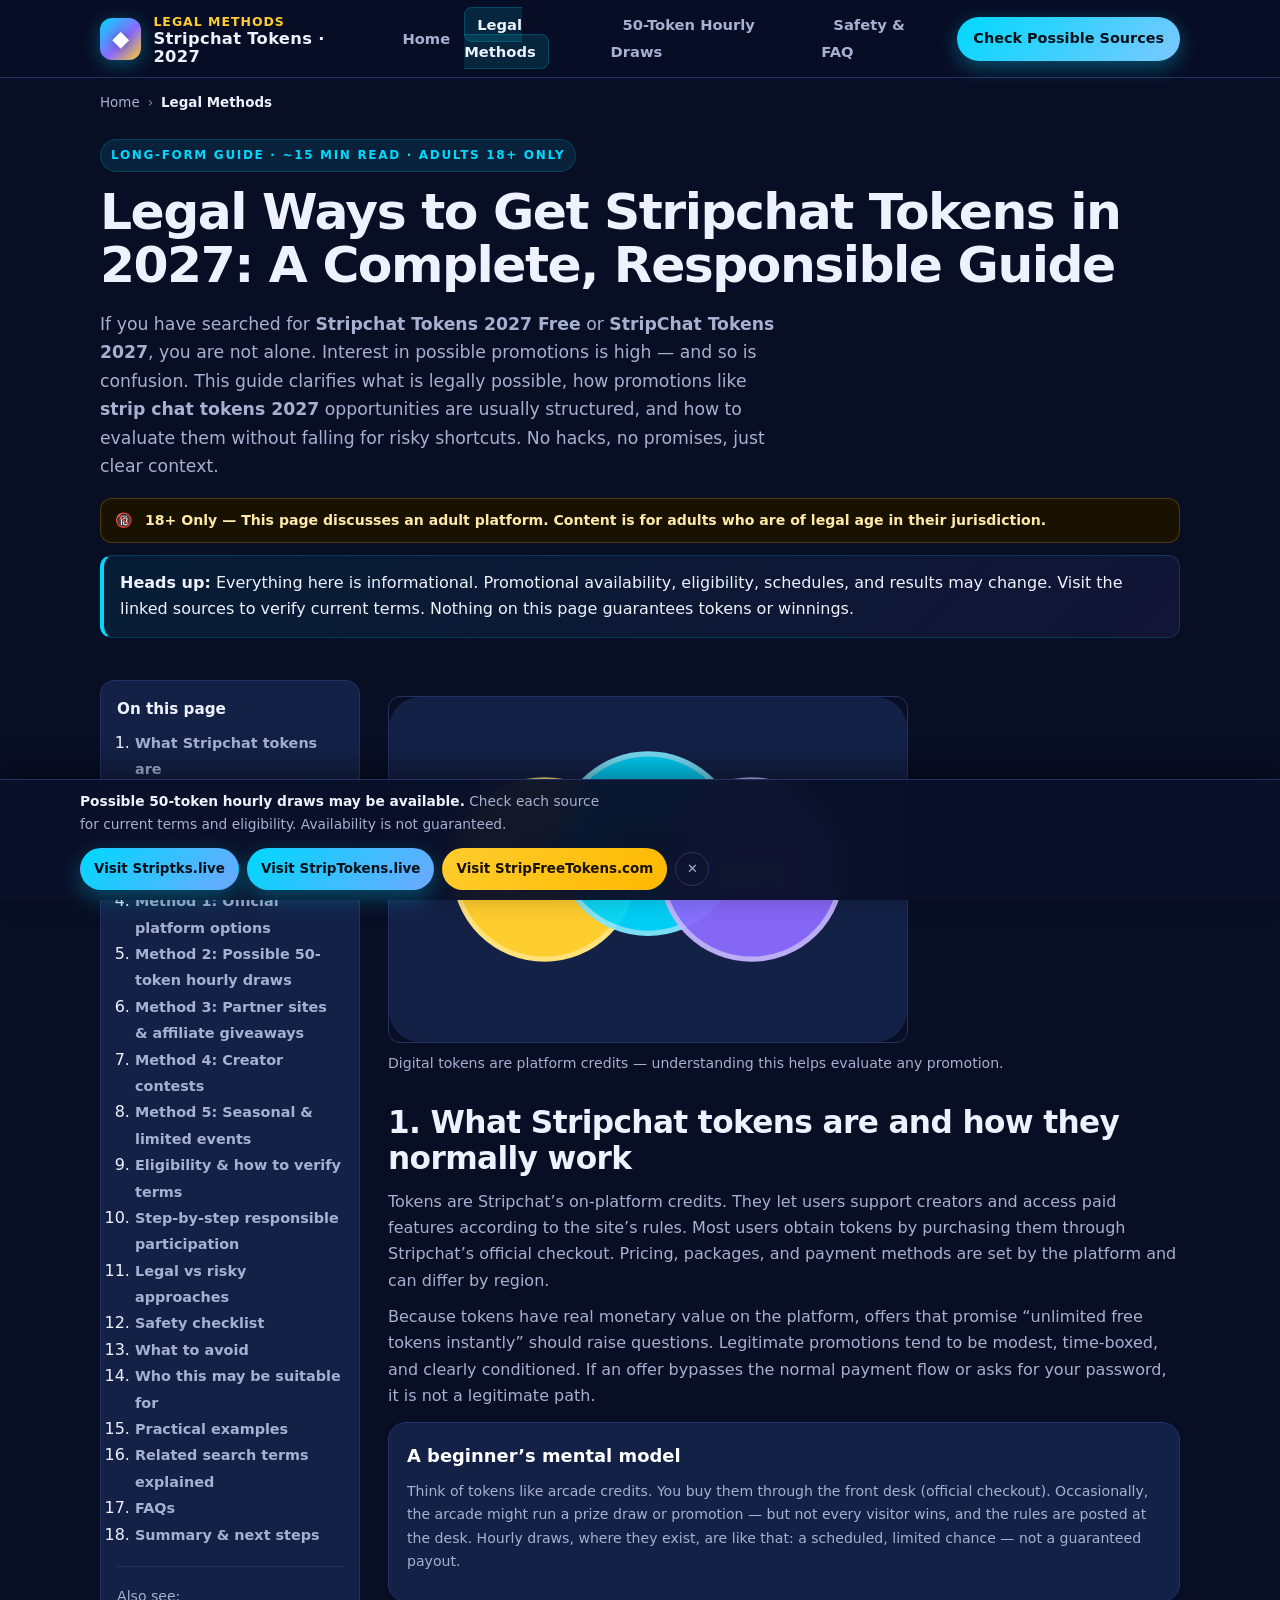
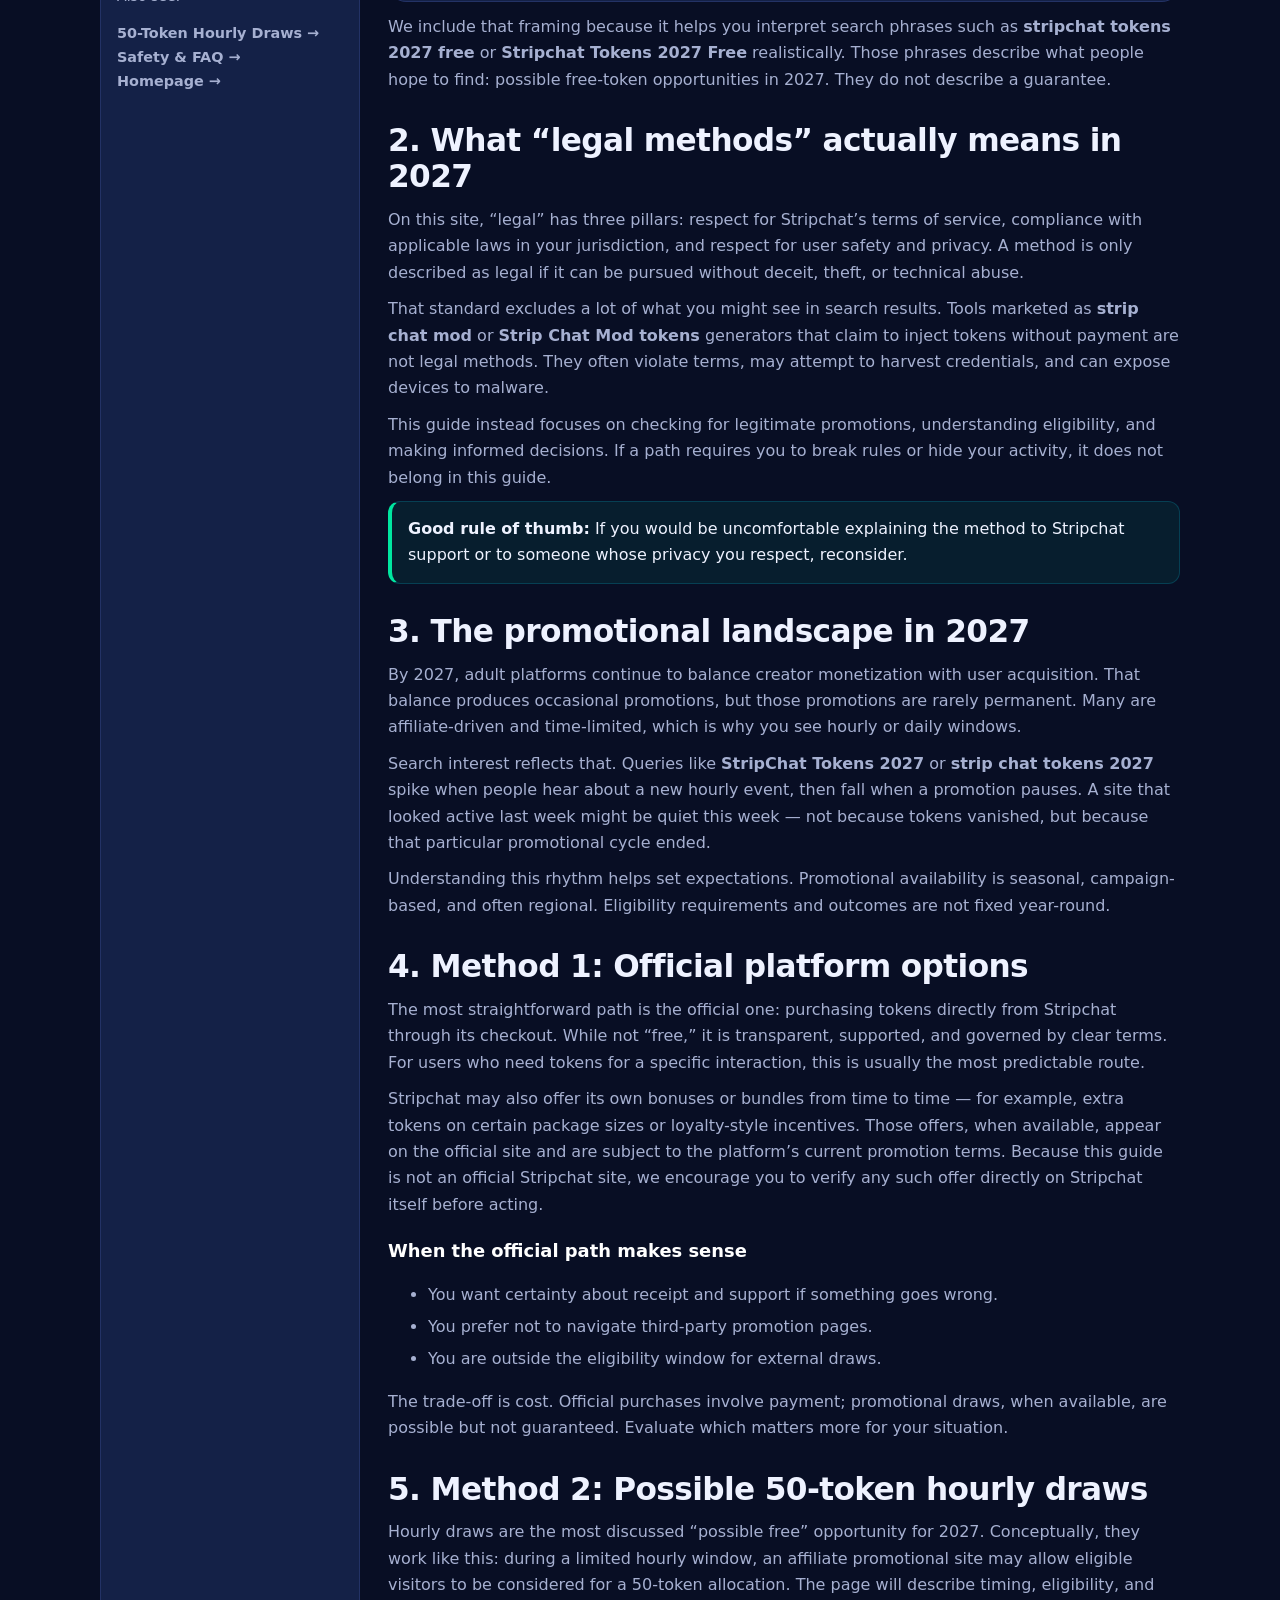
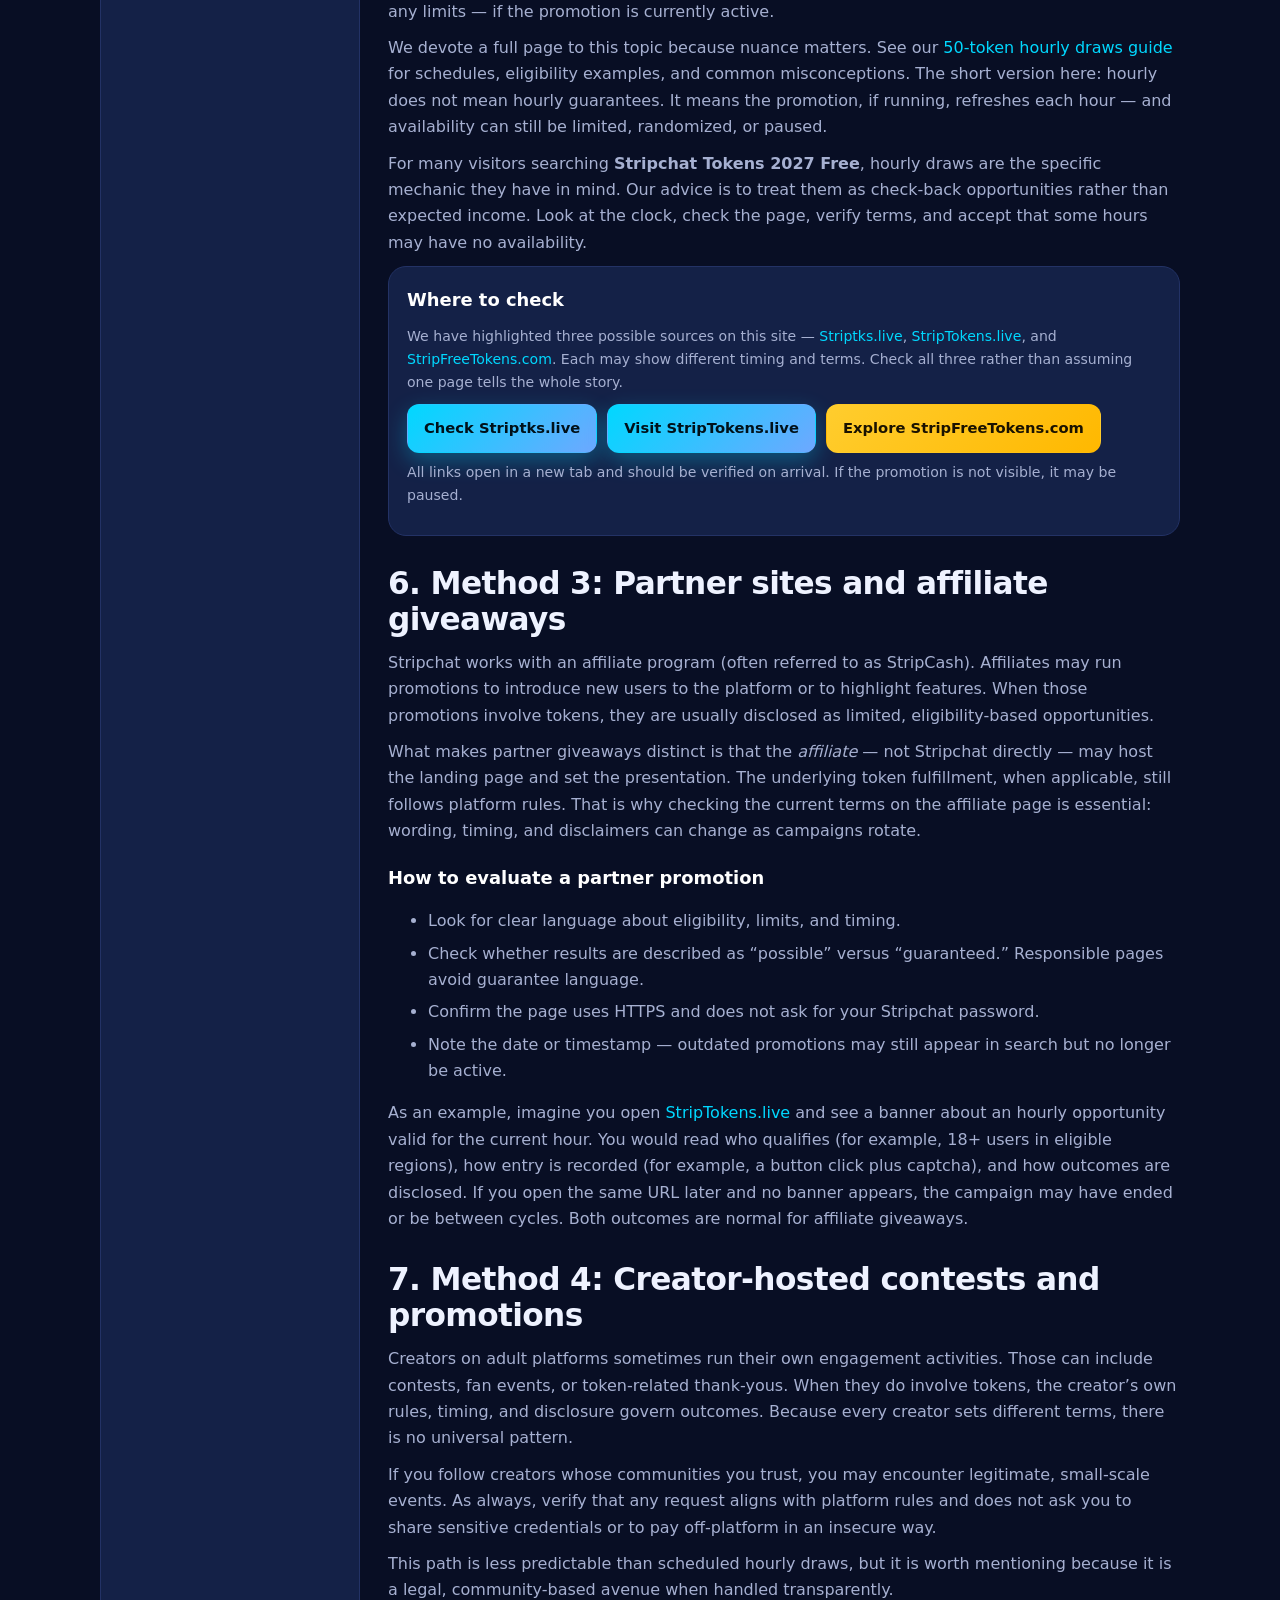
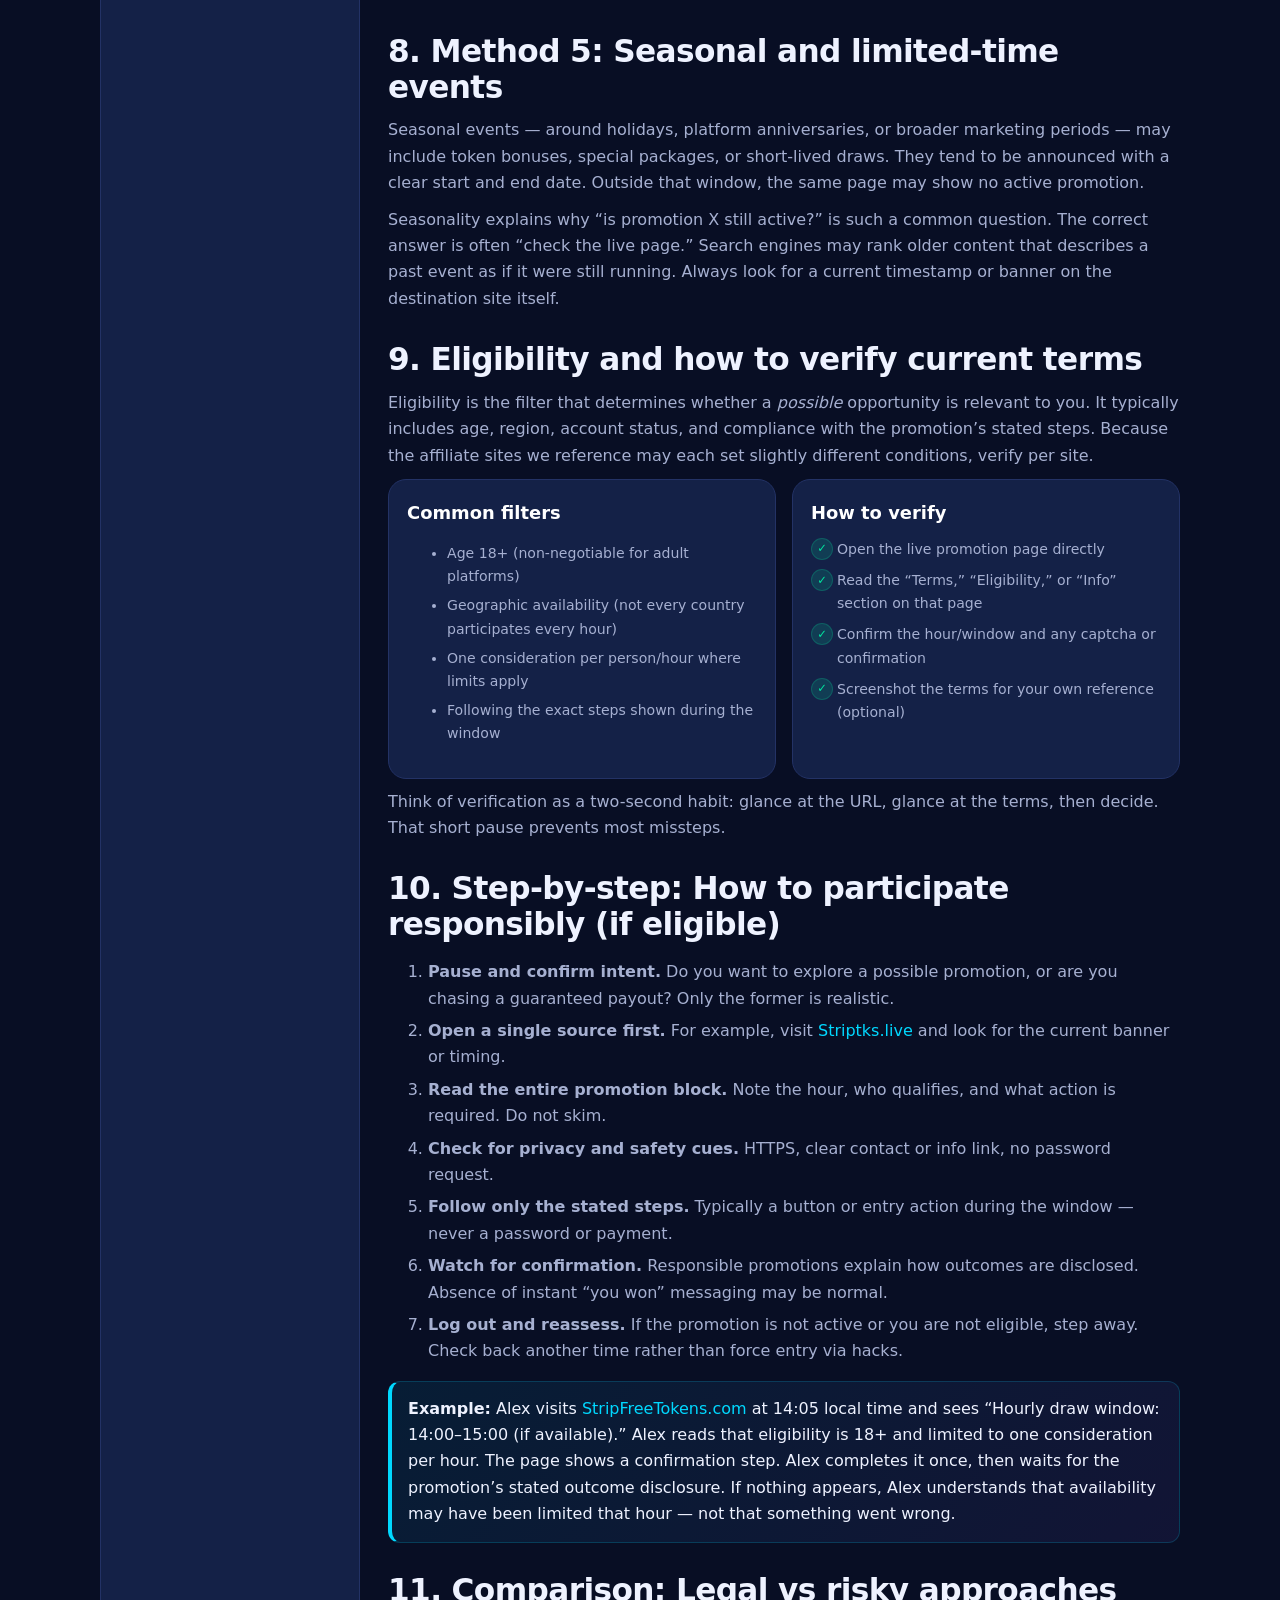
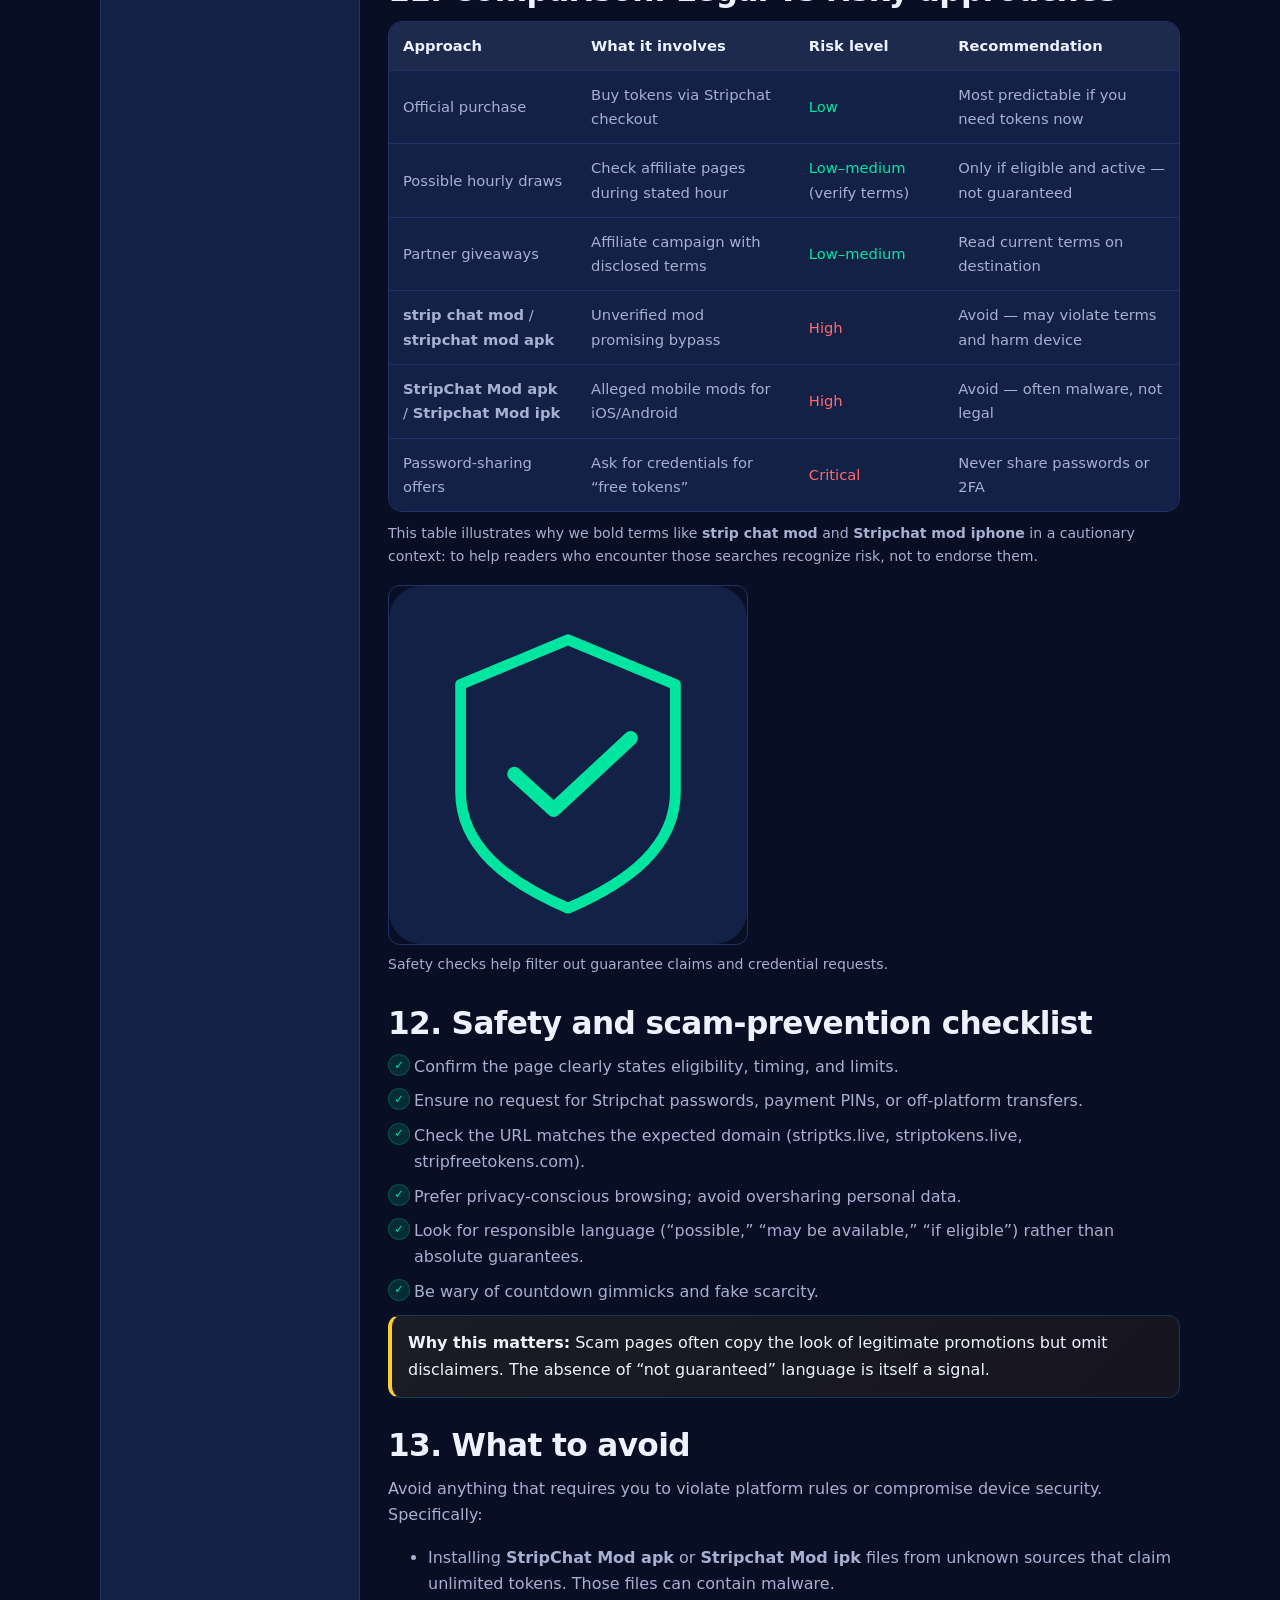
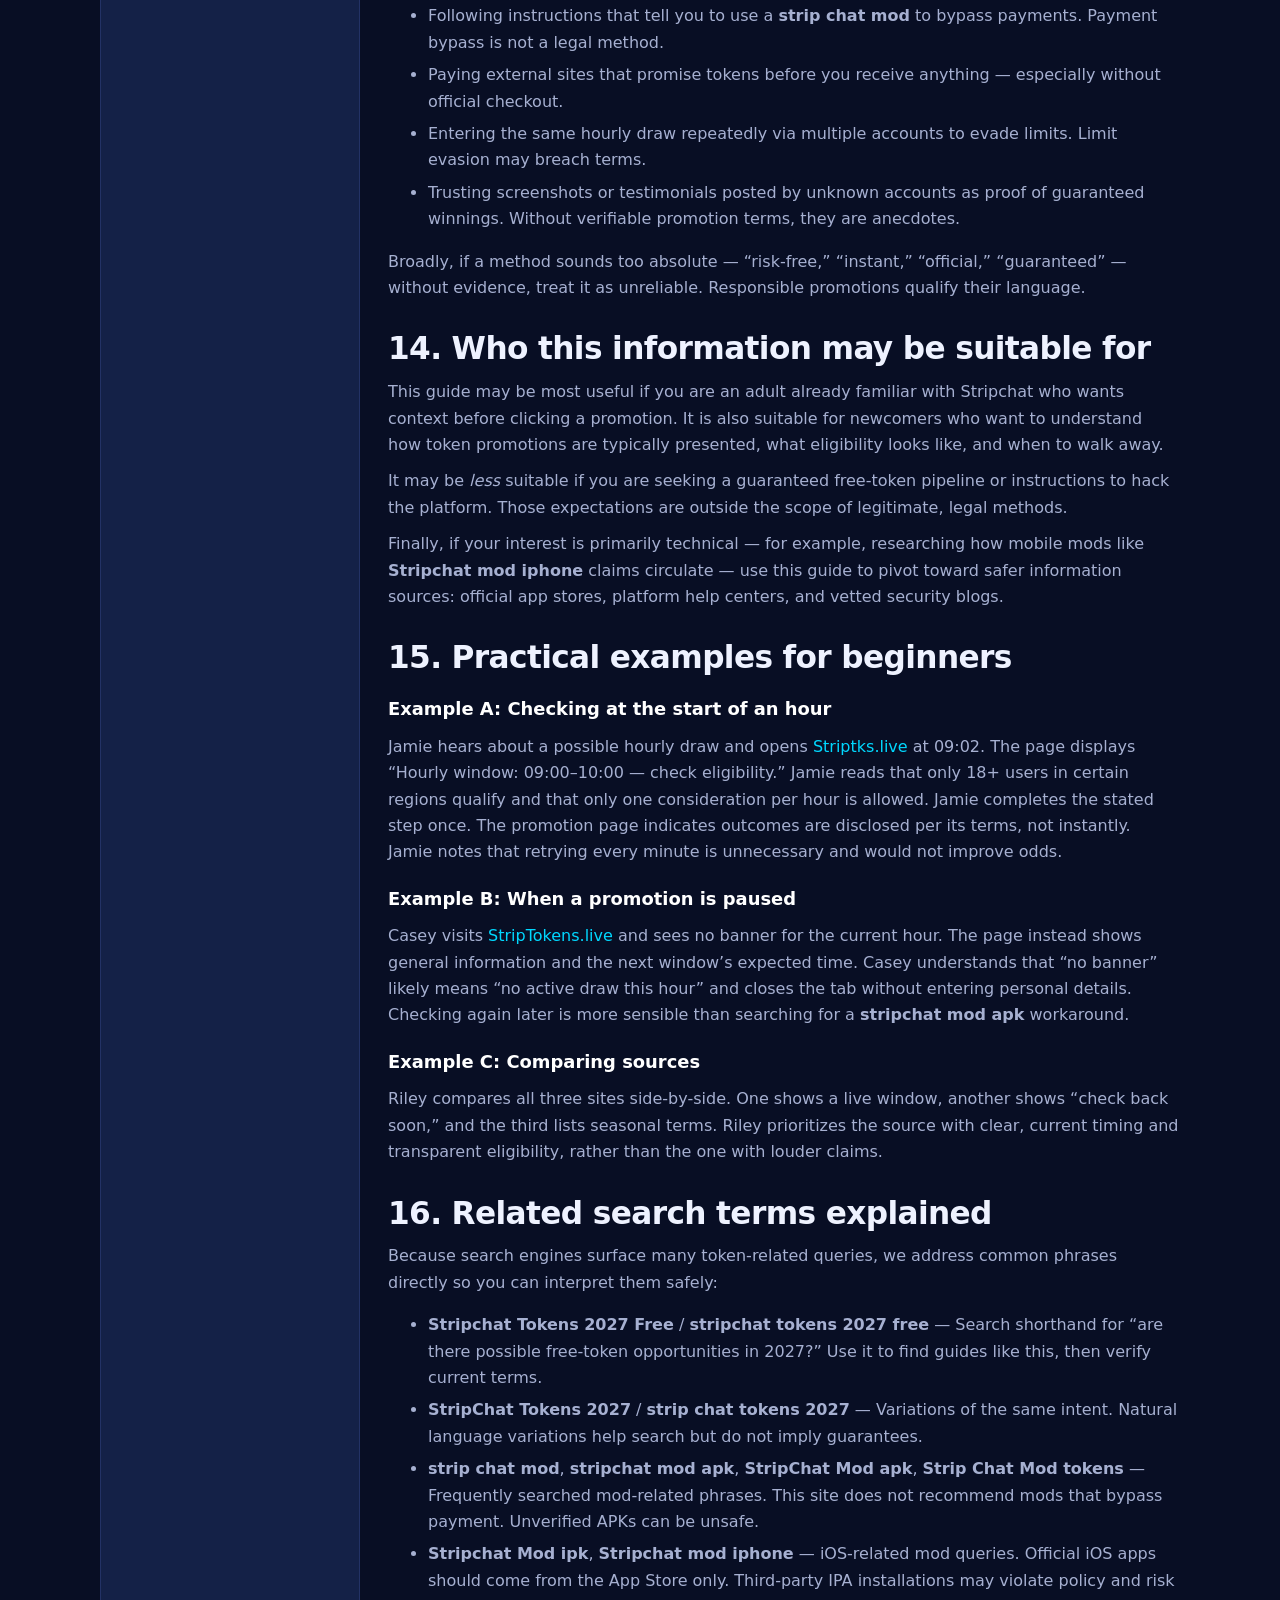
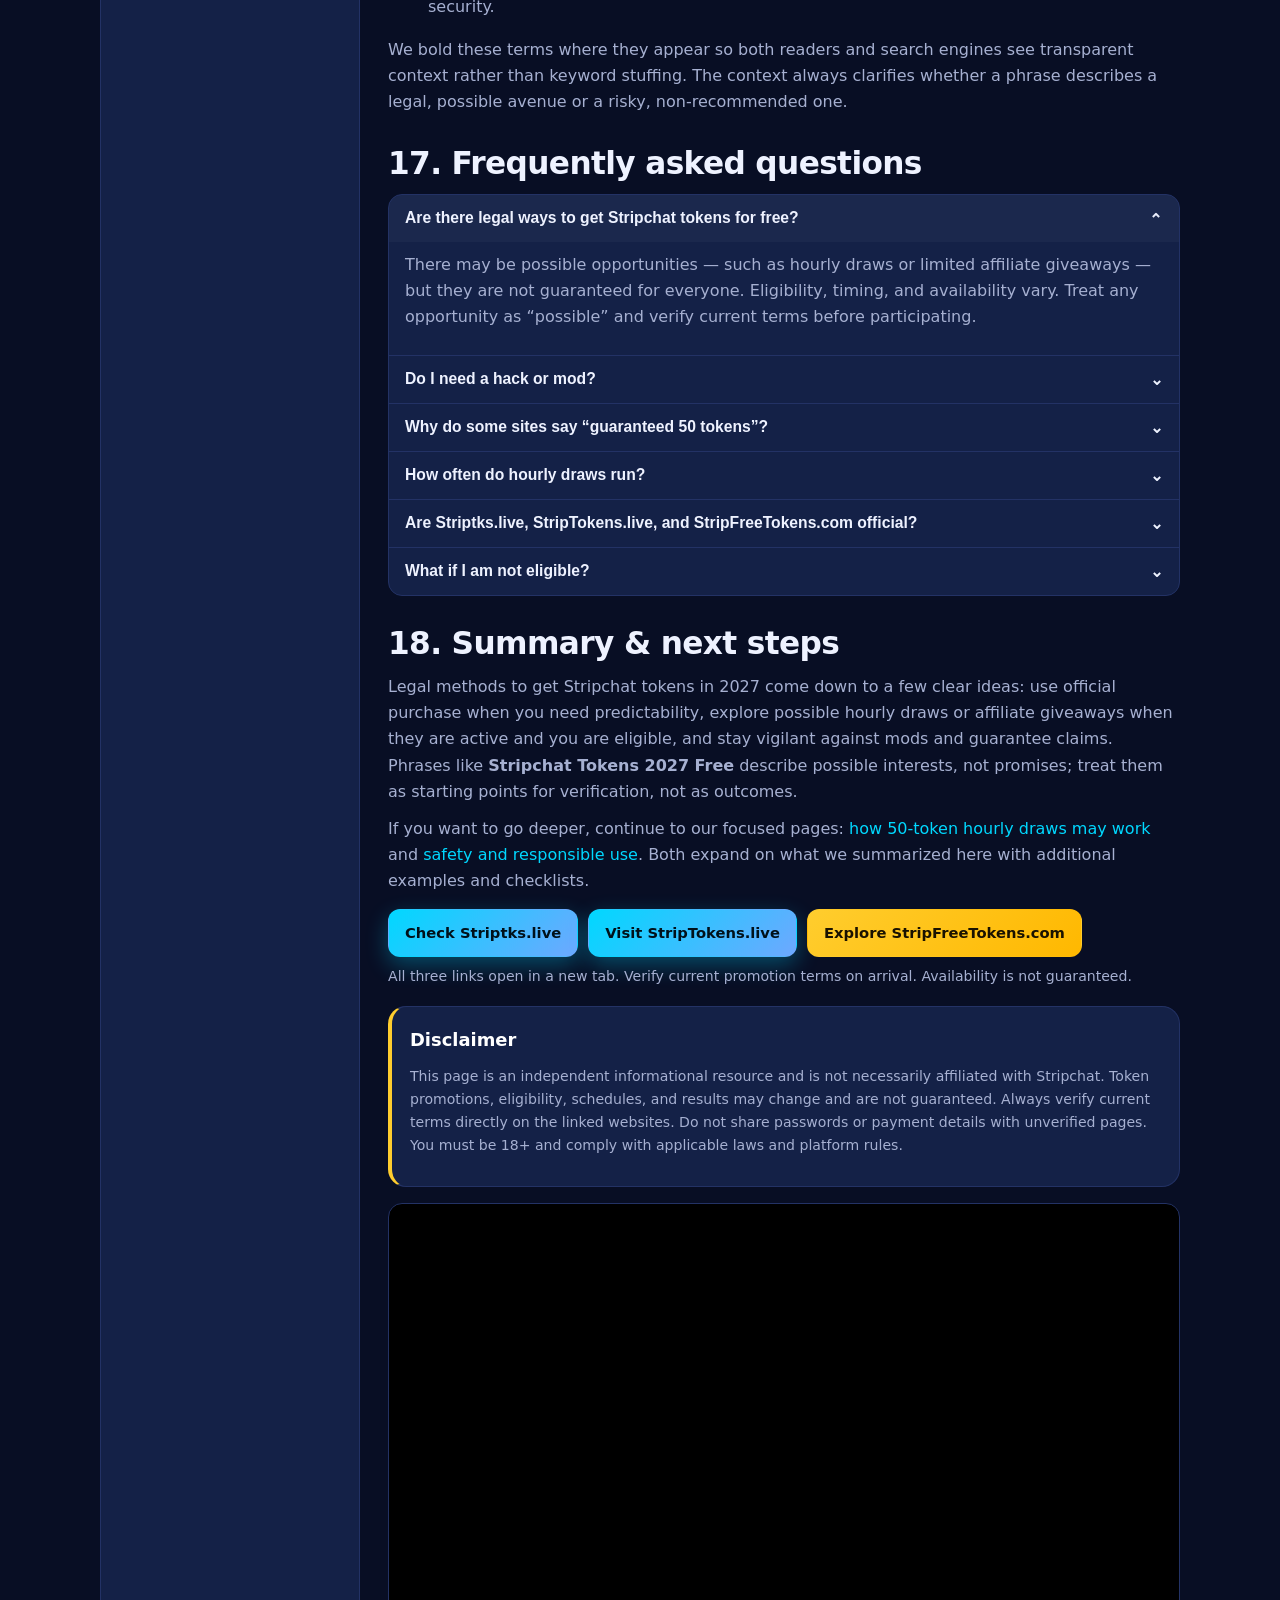
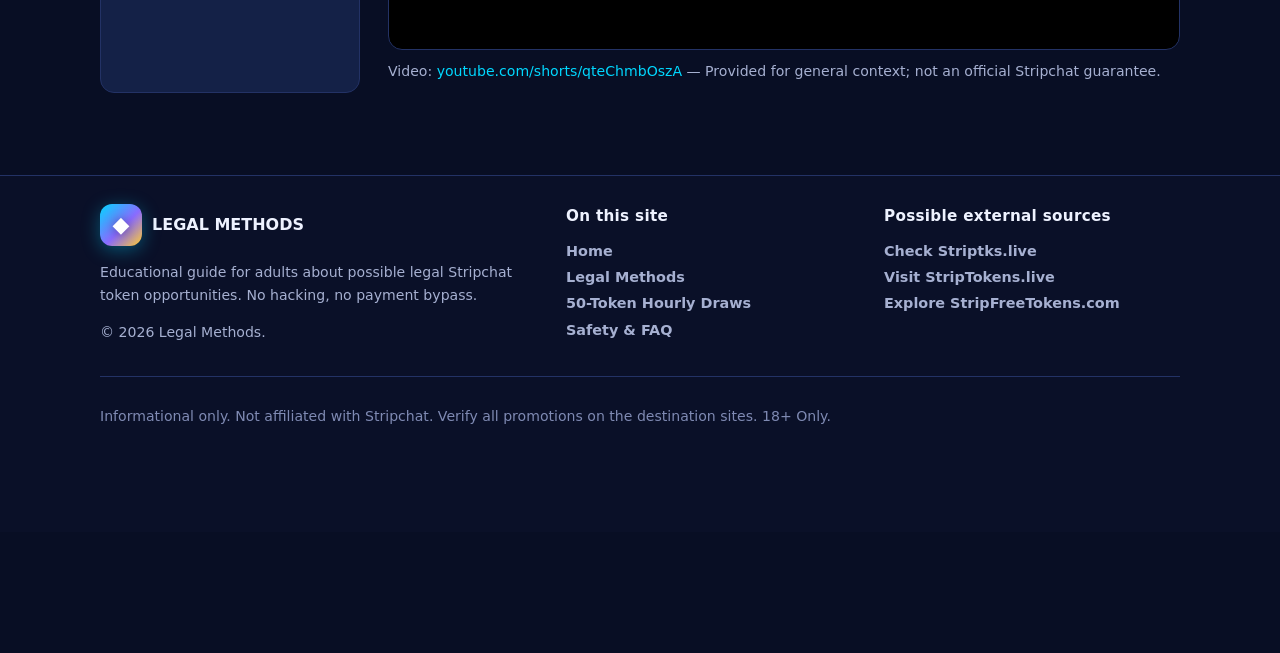
<file: legal-methods/index.html>
<!doctype html>
<html lang="en">
<head>
<meta charset="utf-8">
<meta name="viewport" content="width=device-width, initial-scale=1">
<title>Legal Ways to Get Stripchat Tokens in 2027 | Complete Guide</title>
<meta name="description" content="A complete 2027 guide to legal and possible ways to get Stripchat tokens: promotions, hourly draws, eligibility, responsible participation, safety tips, and what to avoid. No hacks — only legitimate information.">
<link rel="canonical" href="https://alexzdo90-spec.github.io/strip-mods/legal-methods/">
<meta name="robots" content="index, follow, max-image-preview:large">
<meta name="google-site-verification" content="RXnNqKc3USQi-Dj1_IM4BO2vpGuYtayw_fSTO3_53Xo">
<meta name="theme-color" content="#0a0f24">
<meta property="og:type" content="article">
<meta property="og:url" content="https://alexzdo90-spec.github.io/strip-mods/legal-methods/">
<meta property="og:title" content="Legal Ways to Get Stripchat Tokens in 2027 | Complete Guide">
<meta property="og:description" content="Understand legitimate promotions, hourly draws, eligibility, and safe participation. Learn what is possible and what is not guaranteed.">
<meta property="og:image" content="https://alexzdo90-spec.github.io/strip-mods/favicon.svg">
<meta name="twitter:card" content="summary_large_image">
<meta name="twitter:title" content="Legal Ways to Get Stripchat Tokens in 2027 | Complete Guide">
<meta name="twitter:description" content="Legal, possible token methods for 2027 — explained clearly, with safety and responsible-use guidance.">
<link rel="icon" href="../favicon.svg" type="image/svg+xml">
<link rel="stylesheet" href="../styles.css">
<script type="application/ld+json">
{
  "@context":"https://schema.org",
  "@type":"Article",
  "headline":"Legal Ways to Get Stripchat Tokens in 2027 | Complete Guide",
  "description":"A complete guide to legal and possible ways to get Stripchat tokens in 2027.",
  "author":{"@type":"Organization","name":"Legal Methods"},
  "publisher":{"@type":"Organization","name":"Legal Methods"},
  "mainEntityOfPage":"https://alexzdo90-spec.github.io/strip-mods/legal-methods/",
  "inLanguage":"en",
  "datePublished":"2026-09-11",
  "dateModified":"2026-09-11"
}
</script>
<script type="application/ld+json">
{
 "@context":"https://schema.org",
 "@type":"BreadcrumbList",
 "itemListElement":[
   {"@type":"ListItem","position":1,"name":"Home","item":"https://alexzdo90-spec.github.io/strip-mods/"},
   {"@type":"ListItem","position":2,"name":"Legal Methods","item":"https://alexzdo90-spec.github.io/strip-mods/legal-methods/"}
 ]
}
</script>
<script type="application/ld+json">
{
 "@context":"https://schema.org",
 "@type":"FAQPage",
 "mainEntity":[
   {"@type":"Question","name":"Are there legal ways to get Stripchat tokens for free?","acceptedAnswer":{"@type":"Answer","text":"There may be possible promotional opportunities, such as hourly draws or limited giveaways, but nothing is guaranteed. Availability and eligibility vary and should be verified on the promotion page."}},
   {"@type":"Question","name":"Do these methods involve hacks or mods?","acceptedAnswer":{"@type":"Answer","text":"No. This guide covers only legal, legitimate approaches. We do not recommend hacks, mods, or any method that violates platform rules."}},
   {"@type":"Question","name":"How do I know if a promotion is still active?","acceptedAnswer":{"@type":"Answer","text":"Visit the external source directly — Striptks.live, StripTokens.live, or StripFreeTokens.com — and check whether the current terms, schedule, or banner is still present."}},
   {"@type":"Question","name":"Will I definitely receive tokens if I visit an hourly draw page?","acceptedAnswer":{"@type":"Answer","text":"No. Visits do not guarantee tokens. Draws may be limited, randomized, or unavailable during some hours. The promotion terms determine outcomes."}}
 ]
}
</script>
</head>
<body>
<header class="site-header">
  <div class="header-inner">
    <a class="brand" href="../" aria-label="Legal Methods home">
      <span class="brand-mark" aria-hidden="true"></span>
      <span class="brand-text"><span class="brand-title">LEGAL METHODS</span><br><span class="brand-sub">Stripchat Tokens · 2027</span></span>
    </a>
    <nav class="nav" aria-label="Primary">
      <button class="menu-toggle" aria-expanded="false" aria-controls="primary-links">☰ Menu</button>
      <ul class="nav-links" id="primary-links">
        <li><a href="../">Home</a></li>
        <li><a href="../legal-methods/" aria-current="page">Legal Methods</a></li>
        <li><a href="../50-token-hourly-draws/">50-Token Hourly Draws</a></li>
        <li><a href="../safety-faq/">Safety &amp; FAQ</a></li>
      </ul>
      <a class="btn-cta header-cta" href="#sources">Check Possible Sources</a>
    </nav>
  </div>
</header>

<main id="main">
  <div class="container">
    <nav class="breadcrumbs" aria-label="Breadcrumb">
      <a href="../">Home</a> › <span aria-current="page">Legal Methods</span>
    </nav>
  </div>

  <section class="section" style="padding-top:10px">
    <div class="container">
      <span class="eyebrow">Long-form guide · ~15 min read · Adults 18+ only</span>
      <h1 class="h1">Legal Ways to Get Stripchat Tokens in 2027: A Complete, Responsible Guide</h1>
      <p class="lead">If you have searched for <strong>Stripchat Tokens 2027 Free</strong> or <strong>StripChat Tokens 2027</strong>, you are not alone. Interest in possible promotions is high — and so is confusion. This guide clarifies what is legally possible, how promotions like <strong>strip chat tokens 2027</strong> opportunities are usually structured, and how to evaluate them without falling for risky shortcuts. No hacks, no promises, just clear context.</p>
      <div class="notice-18"><span aria-hidden="true">🔞</span><span>18+ Only — This page discusses an adult platform. Content is for adults who are of legal age in their jurisdiction.</span></div>
      <div class="callout" style="margin-top:12px"><strong>Heads up:</strong> Everything here is informational. Promotional availability, eligibility, schedules, and results may change. Visit the linked sources to verify current terms. Nothing on this page guarantees tokens or winnings.</div>
    </div>
  </section>

  <section class="section" style="padding-top:0">
    <div class="container content-grid">
      <aside class="toc" aria-label="Table of contents">
        <p class="toc-title">On this page</p>
        <ol>
          <li><a href="#what-are-tokens">What Stripchat tokens are</a></li>
          <li><a href="#what-legal-means">What “legal” really means</a></li>
          <li><a href="#landscape">Promotional landscape in 2027</a></li>
          <li><a href="#method-official">Method 1: Official platform options</a></li>
          <li><a href="#method-hourly">Method 2: Possible 50-token hourly draws</a></li>
          <li><a href="#method-partners">Method 3: Partner sites &amp; affiliate giveaways</a></li>
          <li><a href="#method-creators">Method 4: Creator contests</a></li>
          <li><a href="#method-seasonal">Method 5: Seasonal &amp; limited events</a></li>
          <li><a href="#eligibility">Eligibility &amp; how to verify terms</a></li>
          <li><a href="#steps">Step-by-step responsible participation</a></li>
          <li><a href="#comparison">Legal vs risky approaches</a></li>
          <li><a href="#safety">Safety checklist</a></li>
          <li><a href="#avoid">What to avoid</a></li>
          <li><a href="#who">Who this may be suitable for</a></li>
          <li><a href="#examples">Practical examples</a></li>
          <li><a href="#search-terms">Related search terms explained</a></li>
          <li><a href="#faq">FAQs</a></li>
          <li><a href="#summary">Summary &amp; next steps</a></li>
        </ol>
        <div class="divider"></div>
        <p class="small muted">Also see:</p>
        <p class="small"><a href="../50-token-hourly-draws/">50-Token Hourly Draws →</a><br><a href="../safety-faq/">Safety &amp; FAQ →</a><br><a href="../">Homepage →</a></p>
      </aside>

      <article class="prose">
        <figure style="margin:16px 0">
          <img src="../assets/token-illustration.svg" alt="Illustration of three overlapping tokens symbolizing Stripchat token credits" loading="lazy" width="300" height="200" style="width:100%;max-width:520px;height:auto;border-radius:12px;border:1px solid var(--border)">
          <figcaption class="small muted">Digital tokens are platform credits — understanding this helps evaluate any promotion.</figcaption>
        </figure>
        <h2 class="h2" id="what-are-tokens">1. What Stripchat tokens are and how they normally work</h2>
        <p>Tokens are Stripchat’s on-platform credits. They let users support creators and access paid features according to the site’s rules. Most users obtain tokens by purchasing them through Stripchat’s official checkout. Pricing, packages, and payment methods are set by the platform and can differ by region.</p>
        <p>Because tokens have real monetary value on the platform, offers that promise “unlimited free tokens instantly” should raise questions. Legitimate promotions tend to be modest, time-boxed, and clearly conditioned. If an offer bypasses the normal payment flow or asks for your password, it is not a legitimate path.</p>
        <div class="card" style="margin:12px 0">
          <h3 class="h3" style="margin-top:0">A beginner’s mental model</h3>
          <p class="small muted">Think of tokens like arcade credits. You buy them through the front desk (official checkout). Occasionally, the arcade might run a prize draw or promotion — but not every visitor wins, and the rules are posted at the desk. Hourly draws, where they exist, are like that: a scheduled, limited chance — not a guaranteed payout.</p>
        </div>
        <p>We include that framing because it helps you interpret search phrases such as <strong>stripchat tokens 2027 free</strong> or <strong>Stripchat Tokens 2027 Free</strong> realistically. Those phrases describe what people hope to find: possible free-token opportunities in 2027. They do not describe a guarantee.</p>

        <h2 class="h2" id="what-legal-means">2. What “legal methods” actually means in 2027</h2>
        <p>On this site, “legal” has three pillars: respect for Stripchat’s terms of service, compliance with applicable laws in your jurisdiction, and respect for user safety and privacy. A method is only described as legal if it can be pursued without deceit, theft, or technical abuse.</p>
        <p>That standard excludes a lot of what you might see in search results. Tools marketed as <strong>strip chat mod</strong> or <strong>Strip Chat Mod tokens</strong> generators that claim to inject tokens without payment are not legal methods. They often violate terms, may attempt to harvest credentials, and can expose devices to malware.</p>
        <p>This guide instead focuses on checking for legitimate promotions, understanding eligibility, and making informed decisions. If a path requires you to break rules or hide your activity, it does not belong in this guide.</p>
        <div class="callout callout-success">
          <strong>Good rule of thumb:</strong> If you would be uncomfortable explaining the method to Stripchat support or to someone whose privacy you respect, reconsider.
        </div>

        <h2 class="h2" id="landscape">3. The promotional landscape in 2027</h2>
        <p>By 2027, adult platforms continue to balance creator monetization with user acquisition. That balance produces occasional promotions, but those promotions are rarely permanent. Many are affiliate-driven and time-limited, which is why you see hourly or daily windows.</p>
        <p>Search interest reflects that. Queries like <strong>StripChat Tokens 2027</strong> or <strong>strip chat tokens 2027</strong> spike when people hear about a new hourly event, then fall when a promotion pauses. A site that looked active last week might be quiet this week — not because tokens vanished, but because that particular promotional cycle ended.</p>
        <p>Understanding this rhythm helps set expectations. Promotional availability is seasonal, campaign-based, and often regional. Eligibility requirements and outcomes are not fixed year-round.</p>

        <h2 class="h2" id="method-official">4. Method 1: Official platform options</h2>
        <p>The most straightforward path is the official one: purchasing tokens directly from Stripchat through its checkout. While not “free,” it is transparent, supported, and governed by clear terms. For users who need tokens for a specific interaction, this is usually the most predictable route.</p>
        <p>Stripchat may also offer its own bonuses or bundles from time to time — for example, extra tokens on certain package sizes or loyalty-style incentives. Those offers, when available, appear on the official site and are subject to the platform’s current promotion terms. Because this guide is not an official Stripchat site, we encourage you to verify any such offer directly on Stripchat itself before acting.</p>
        <h3 class="h3">When the official path makes sense</h3>
        <ul class="bullets">
          <li>You want certainty about receipt and support if something goes wrong.</li>
          <li>You prefer not to navigate third-party promotion pages.</li>
          <li>You are outside the eligibility window for external draws.</li>
        </ul>
        <p>The trade-off is cost. Official purchases involve payment; promotional draws, when available, are possible but not guaranteed. Evaluate which matters more for your situation.</p>

        <h2 class="h2" id="method-hourly">5. Method 2: Possible 50-token hourly draws</h2>
        <p>Hourly draws are the most discussed “possible free” opportunity for 2027. Conceptually, they work like this: during a limited hourly window, an affiliate promotional site may allow eligible visitors to be considered for a 50-token allocation. The page will describe timing, eligibility, and any limits — if the promotion is currently active.</p>
        <p>We devote a full page to this topic because nuance matters. See our <a href="../50-token-hourly-draws/">50-token hourly draws guide</a> for schedules, eligibility examples, and common misconceptions. The short version here: hourly does not mean hourly guarantees. It means the promotion, if running, refreshes each hour — and availability can still be limited, randomized, or paused.</p>
        <p>For many visitors searching <strong>Stripchat Tokens 2027 Free</strong>, hourly draws are the specific mechanic they have in mind. Our advice is to treat them as check-back opportunities rather than expected income. Look at the clock, check the page, verify terms, and accept that some hours may have no availability.</p>
        <div class="card">
          <h3 class="h3" style="margin-top:0">Where to check</h3>
          <p class="small muted">We have highlighted three possible sources on this site — <a href="https://striptks.live" target="_blank" rel="follow">Striptks.live</a>, <a href="https://striptokens.live" target="_blank" rel="follow">StripTokens.live</a>, and <a href="https://stripfreetokens.com" target="_blank" rel="follow">StripFreeTokens.com</a>. Each may show different timing and terms. Check all three rather than assuming one page tells the whole story.</p>
          <div class="stack">
            <a class="btn btn-primary" href="https://striptks.live" target="_blank" rel="follow">Check Striptks.live</a>
            <a class="btn btn-primary" href="https://striptokens.live" target="_blank" rel="follow">Visit StripTokens.live</a>
            <a class="btn btn-gold" href="https://stripfreetokens.com" target="_blank" rel="follow">Explore StripFreeTokens.com</a>
          </div>
          <p class="small muted" style="margin-top:8px">All links open in a new tab and should be verified on arrival. If the promotion is not visible, it may be paused.</p>
        </div>

        <h2 class="h2" id="method-partners">6. Method 3: Partner sites and affiliate giveaways</h2>
        <p>Stripchat works with an affiliate program (often referred to as StripCash). Affiliates may run promotions to introduce new users to the platform or to highlight features. When those promotions involve tokens, they are usually disclosed as limited, eligibility-based opportunities.</p>
        <p>What makes partner giveaways distinct is that the <em>affiliate</em> — not Stripchat directly — may host the landing page and set the presentation. The underlying token fulfillment, when applicable, still follows platform rules. That is why checking the current terms on the affiliate page is essential: wording, timing, and disclaimers can change as campaigns rotate.</p>
        <h3 class="h3">How to evaluate a partner promotion</h3>
        <ul class="bullets">
          <li>Look for clear language about eligibility, limits, and timing.</li>
          <li>Check whether results are described as “possible” versus “guaranteed.” Responsible pages avoid guarantee language.</li>
          <li>Confirm the page uses HTTPS and does not ask for your Stripchat password.</li>
          <li>Note the date or timestamp — outdated promotions may still appear in search but no longer be active.</li>
        </ul>
        <p>As an example, imagine you open <a href="https://striptokens.live" target="_blank" rel="follow">StripTokens.live</a> and see a banner about an hourly opportunity valid for the current hour. You would read who qualifies (for example, 18+ users in eligible regions), how entry is recorded (for example, a button click plus captcha), and how outcomes are disclosed. If you open the same URL later and no banner appears, the campaign may have ended or be between cycles. Both outcomes are normal for affiliate giveaways.</p>

        <h2 class="h2" id="method-creators">7. Method 4: Creator-hosted contests and promotions</h2>
        <p>Creators on adult platforms sometimes run their own engagement activities. Those can include contests, fan events, or token-related thank-yous. When they do involve tokens, the creator’s own rules, timing, and disclosure govern outcomes. Because every creator sets different terms, there is no universal pattern.</p>
        <p>If you follow creators whose communities you trust, you may encounter legitimate, small-scale events. As always, verify that any request aligns with platform rules and does not ask you to share sensitive credentials or to pay off-platform in an insecure way.</p>
        <p>This path is less predictable than scheduled hourly draws, but it is worth mentioning because it is a legal, community-based avenue when handled transparently.</p>

        <h2 class="h2" id="method-seasonal">8. Method 5: Seasonal and limited-time events</h2>
        <p>Seasonal events — around holidays, platform anniversaries, or broader marketing periods — may include token bonuses, special packages, or short-lived draws. They tend to be announced with a clear start and end date. Outside that window, the same page may show no active promotion.</p>
        <p>Seasonality explains why “is promotion X still active?” is such a common question. The correct answer is often “check the live page.” Search engines may rank older content that describes a past event as if it were still running. Always look for a current timestamp or banner on the destination site itself.</p>

        <h2 class="h2" id="eligibility">9. Eligibility and how to verify current terms</h2>
        <p>Eligibility is the filter that determines whether a <em>possible</em> opportunity is relevant to you. It typically includes age, region, account status, and compliance with the promotion’s stated steps. Because the affiliate sites we reference may each set slightly different conditions, verify per site.</p>
        <div class="grid-2">
          <div class="card">
            <h3 class="h3" style="margin-top:0">Common filters</h3>
            <ul class="bullets small">
              <li>Age 18+ (non-negotiable for adult platforms)</li>
              <li>Geographic availability (not every country participates every hour)</li>
              <li>One consideration per person/hour where limits apply</li>
              <li>Following the exact steps shown during the window</li>
            </ul>
          </div>
          <div class="card">
            <h3 class="h3" style="margin-top:0">How to verify</h3>
            <ul class="checklist small">
              <li>Open the live promotion page directly</li>
              <li>Read the “Terms,” “Eligibility,” or “Info” section on that page</li>
              <li>Confirm the hour/window and any captcha or confirmation</li>
              <li>Screenshot the terms for your own reference (optional)</li>
            </ul>
          </div>
        </div>
        <p>Think of verification as a two-second habit: glance at the URL, glance at the terms, then decide. That short pause prevents most missteps.</p>

        <h2 class="h2" id="steps">10. Step-by-step: How to participate responsibly (if eligible)</h2>
        <ol class="bullets">
          <li><strong>Pause and confirm intent.</strong> Do you want to explore a possible promotion, or are you chasing a guaranteed payout? Only the former is realistic.</li>
          <li><strong>Open a single source first.</strong> For example, visit <a href="https://striptks.live" target="_blank" rel="follow">Striptks.live</a> and look for the current banner or timing.</li>
          <li><strong>Read the entire promotion block.</strong> Note the hour, who qualifies, and what action is required. Do not skim.</li>
          <li><strong>Check for privacy and safety cues.</strong> HTTPS, clear contact or info link, no password request.</li>
          <li><strong>Follow only the stated steps.</strong> Typically a button or entry action during the window — never a password or payment.</li>
          <li><strong>Watch for confirmation.</strong> Responsible promotions explain how outcomes are disclosed. Absence of instant “you won” messaging may be normal.</li>
          <li><strong>Log out and reassess.</strong> If the promotion is not active or you are not eligible, step away. Check back another time rather than force entry via hacks.</li>
        </ol>
        <div class="callout">
          <strong>Example:</strong> Alex visits <a href="https://stripfreetokens.com" target="_blank" rel="follow">StripFreeTokens.com</a> at 14:05 local time and sees “Hourly draw window: 14:00–15:00 (if available).” Alex reads that eligibility is 18+ and limited to one consideration per hour. The page shows a confirmation step. Alex completes it once, then waits for the promotion’s stated outcome disclosure. If nothing appears, Alex understands that availability may have been limited that hour — not that something went wrong.
        </div>

        <h2 class="h2" id="comparison">11. Comparison: Legal vs risky approaches</h2>
        <div class="table-wrap">
          <table aria-label="Legal versus risky approaches">
            <thead><tr><th>Approach</th><th>What it involves</th><th>Risk level</th><th>Recommendation</th></tr></thead>
            <tbody>
              <tr><td>Official purchase</td><td>Buy tokens via Stripchat checkout</td><td><span class="check">Low</span></td><td>Most predictable if you need tokens now</td></tr>
              <tr><td>Possible hourly draws</td><td>Check affiliate pages during stated hour</td><td><span class="check">Low–medium</span> (verify terms)</td><td>Only if eligible and active — not guaranteed</td></tr>
              <tr><td>Partner giveaways</td><td>Affiliate campaign with disclosed terms</td><td><span class="check">Low–medium</span></td><td>Read current terms on destination</td></tr>
              <tr><td><strong>strip chat mod</strong> / <strong>stripchat mod apk</strong></td><td>Unverified mod promising bypass</td><td><span class="cross">High</span></td><td>Avoid — may violate terms and harm device</td></tr>
              <tr><td><strong>StripChat Mod apk</strong> / <strong>Stripchat Mod ipk</strong></td><td>Alleged mobile mods for iOS/Android</td><td><span class="cross">High</span></td><td>Avoid — often malware, not legal</td></tr>
              <tr><td>Password-sharing offers</td><td>Ask for credentials for “free tokens”</td><td><span class="cross">Critical</span></td><td>Never share passwords or 2FA</td></tr>
            </tbody>
          </table>
        </div>
        <p class="small muted">This table illustrates why we bold terms like <strong>strip chat mod</strong> and <strong>Stripchat mod iphone</strong> in a cautionary context: to help readers who encounter those searches recognize risk, not to endorse them.</p>

        <figure style="margin:16px 0">
          <img src="../assets/shield-check.svg" alt="Shield with checkmark icon illustrating scam prevention steps" loading="lazy" width="200" height="200" style="width:100%;max-width:360px;height:auto;border-radius:12px;border:1px solid var(--border)">
          <figcaption class="small muted">Safety checks help filter out guarantee claims and credential requests.</figcaption>
        </figure>
        <h2 class="h2" id="safety">12. Safety and scam-prevention checklist</h2>
        <ul class="checklist">
          <li>Confirm the page clearly states eligibility, timing, and limits.</li>
          <li>Ensure no request for Stripchat passwords, payment PINs, or off-platform transfers.</li>
          <li>Check the URL matches the expected domain (striptks.live, striptokens.live, stripfreetokens.com).</li>
          <li>Prefer privacy-conscious browsing; avoid oversharing personal data.</li>
          <li>Look for responsible language (“possible,” “may be available,” “if eligible”) rather than absolute guarantees.</li>
          <li>Be wary of countdown gimmicks and fake scarcity.</li>
        </ul>
        <div class="callout callout-warn">
          <strong>Why this matters:</strong> Scam pages often copy the look of legitimate promotions but omit disclaimers. The absence of “not guaranteed” language is itself a signal.
        </div>

        <h2 class="h2" id="avoid">13. What to avoid</h2>
        <p>Avoid anything that requires you to violate platform rules or compromise device security. Specifically:</p>
        <ul class="bullets">
          <li>Installing <strong>StripChat Mod apk</strong> or <strong>Stripchat Mod ipk</strong> files from unknown sources that claim unlimited tokens. Those files can contain malware.</li>
          <li>Following instructions that tell you to use a <strong>strip chat mod</strong> to bypass payments. Payment bypass is not a legal method.</li>
          <li>Paying external sites that promise tokens before you receive anything — especially without official checkout.</li>
          <li>Entering the same hourly draw repeatedly via multiple accounts to evade limits. Limit evasion may breach terms.</li>
          <li>Trusting screenshots or testimonials posted by unknown accounts as proof of guaranteed winnings. Without verifiable promotion terms, they are anecdotes.</li>
        </ul>
        <p>Broadly, if a method sounds too absolute — “risk-free,” “instant,” “official,” “guaranteed” — without evidence, treat it as unreliable. Responsible promotions qualify their language.</p>

        <h2 class="h2" id="who">14. Who this information may be suitable for</h2>
        <p>This guide may be most useful if you are an adult already familiar with Stripchat who wants context before clicking a promotion. It is also suitable for newcomers who want to understand how token promotions are typically presented, what eligibility looks like, and when to walk away.</p>
        <p>It may be <em>less</em> suitable if you are seeking a guaranteed free-token pipeline or instructions to hack the platform. Those expectations are outside the scope of legitimate, legal methods.</p>
        <p>Finally, if your interest is primarily technical — for example, researching how mobile mods like <strong>Stripchat mod iphone</strong> claims circulate — use this guide to pivot toward safer information sources: official app stores, platform help centers, and vetted security blogs.</p>

        <h2 class="h2" id="examples">15. Practical examples for beginners</h2>
        <h3 class="h3">Example A: Checking at the start of an hour</h3>
        <p>Jamie hears about a possible hourly draw and opens <a href="https://striptks.live" target="_blank" rel="follow">Striptks.live</a> at 09:02. The page displays “Hourly window: 09:00–10:00 — check eligibility.” Jamie reads that only 18+ users in certain regions qualify and that only one consideration per hour is allowed. Jamie completes the stated step once. The promotion page indicates outcomes are disclosed per its terms, not instantly. Jamie notes that retrying every minute is unnecessary and would not improve odds.</p>
        <h3 class="h3">Example B: When a promotion is paused</h3>
        <p>Casey visits <a href="https://striptokens.live" target="_blank" rel="follow">StripTokens.live</a> and sees no banner for the current hour. The page instead shows general information and the next window’s expected time. Casey understands that “no banner” likely means “no active draw this hour” and closes the tab without entering personal details. Checking again later is more sensible than searching for a <strong>stripchat mod apk</strong> workaround.</p>
        <h3 class="h3">Example C: Comparing sources</h3>
        <p>Riley compares all three sites side-by-side. One shows a live window, another shows “check back soon,” and the third lists seasonal terms. Riley prioritizes the source with clear, current timing and transparent eligibility, rather than the one with louder claims.</p>

        <h2 class="h2" id="search-terms">16. Related search terms explained</h2>
        <p>Because search engines surface many token-related queries, we address common phrases directly so you can interpret them safely:</p>
        <ul class="bullets">
          <li><strong>Stripchat Tokens 2027 Free</strong> / <strong>stripchat tokens 2027 free</strong> — Search shorthand for “are there possible free-token opportunities in 2027?” Use it to find guides like this, then verify current terms.</li>
          <li><strong>StripChat Tokens 2027</strong> / <strong>strip chat tokens 2027</strong> — Variations of the same intent. Natural language variations help search but do not imply guarantees.</li>
          <li><strong>strip chat mod</strong>, <strong>stripchat mod apk</strong>, <strong>StripChat Mod apk</strong>, <strong>Strip Chat Mod tokens</strong> — Frequently searched mod-related phrases. This site does not recommend mods that bypass payment. Unverified APKs can be unsafe.</li>
          <li><strong>Stripchat Mod ipk</strong>, <strong>Stripchat mod iphone</strong> — iOS-related mod queries. Official iOS apps should come from the App Store only. Third-party IPA installations may violate policy and risk security.</li>
        </ul>
        <p>We bold these terms where they appear so both readers and search engines see transparent context rather than keyword stuffing. The context always clarifies whether a phrase describes a legal, possible avenue or a risky, non-recommended one.</p>

        <h2 class="h2" id="faq">17. Frequently asked questions</h2>
        <div class="accordion">
          <div class="acc-item open">
            <button class="acc-btn" aria-expanded="true">Are there legal ways to get Stripchat tokens for free? <span class="chev">⌄</span></button>
            <div class="acc-panel" hidden="false"><p>There may be possible opportunities — such as hourly draws or limited affiliate giveaways — but they are not guaranteed for everyone. Eligibility, timing, and availability vary. Treat any opportunity as “possible” and verify current terms before participating.</p></div>
          </div>
          <div class="acc-item">
            <button class="acc-btn" aria-expanded="false">Do I need a hack or mod? <span class="chev">⌄</span></button>
            <div class="acc-panel" hidden><p>No. No hack or <strong>StripChat Mod apk</strong> is required for legitimate promotions. Mods that claim to generate tokens without payment are risky and may violate terms. This guide recommends only legal, possible methods.</p></div>
          </div>
          <div class="acc-item">
            <button class="acc-btn" aria-expanded="false">Why do some sites say “guaranteed 50 tokens”? <span class="chev">⌄</span></button>
            <div class="acc-panel" hidden><p>Responsible promotions avoid guarantee language. If a page claims everyone wins instantly with no conditions, be cautious and cross-check its terms, HTTPS status, and disclosures. “Possible” and “if eligible” are more credible signals.</p></div>
          </div>
          <div class="acc-item">
            <button class="acc-btn" aria-expanded="false">How often do hourly draws run? <span class="chev">⌄</span></button>
            <div class="acc-panel" hidden><p>That depends on the affiliate campaign. Some hours may have live windows; others may be paused. Check the live site for the current hour’s status. Our <a href="../50-token-hourly-draws/">hourly draws guide</a> explains typical schedules in more detail.</p></div>
          </div>
          <div class="acc-item">
            <button class="acc-btn" aria-expanded="false">Are Striptks.live, StripTokens.live, and StripFreeTokens.com official? <span class="chev">⌄</span></button>
            <div class="acc-panel" hidden><p>They are presented as possible legal sources via StripCash affiliation, but this guide is not an official Stripchat site. Verify current promotion details directly on each destination before deciding to participate.</p></div>
          </div>
          <div class="acc-item">
            <button class="acc-btn" aria-expanded="false">What if I am not eligible? <span class="chev">⌄</span></button>
            <div class="acc-panel" hidden><p>Then the responsible choice is to step away from that promotion. Look at official token purchase options or check back at another time. Avoid attempting to evade limits with multiple accounts — that may breach terms.</p></div>
          </div>
        </div>

        <h2 class="h2" id="summary">18. Summary &amp; next steps</h2>
        <p>Legal methods to get Stripchat tokens in 2027 come down to a few clear ideas: use official purchase when you need predictability, explore possible hourly draws or affiliate giveaways when they are active and you are eligible, and stay vigilant against mods and guarantee claims. Phrases like <strong>Stripchat Tokens 2027 Free</strong> describe possible interests, not promises; treat them as starting points for verification, not as outcomes.</p>
        <p>If you want to go deeper, continue to our focused pages: <a href="../50-token-hourly-draws/">how 50-token hourly draws may work</a> and <a href="../safety-faq/">safety and responsible use</a>. Both expand on what we summarized here with additional examples and checklists.</p>
        <div class="stack" id="sources" style="margin-top:14px">
          <a class="btn btn-primary" href="https://striptks.live" target="_blank" rel="follow">Check Striptks.live</a>
          <a class="btn btn-primary" href="https://striptokens.live" target="_blank" rel="follow">Visit StripTokens.live</a>
          <a class="btn btn-gold" href="https://stripfreetokens.com" target="_blank" rel="follow">Explore StripFreeTokens.com</a>
        </div>
        <p class="small muted" style="margin-top:8px">All three links open in a new tab. Verify current promotion terms on arrival. Availability is not guaranteed.</p>

        <div class="card" style="margin-top:18px;border-left:4px solid var(--accent-2)">
          <h3 class="h3" style="margin-top:0">Disclaimer</h3>
          <p class="small muted">This page is an independent informational resource and is not necessarily affiliated with Stripchat. Token promotions, eligibility, schedules, and results may change and are not guaranteed. Always verify current terms directly on the linked websites. Do not share passwords or payment details with unverified pages. You must be 18+ and comply with applicable laws and platform rules.</p>
        </div>

        <div class="video-wrap" style="margin-top:16px">
          <iframe src="https://www.youtube.com/embed/qteChmbOszA" title="Short video about possible Stripchat token opportunities" allow="accelerometer; autoplay; clipboard-write; encrypted-media; gyroscope; picture-in-picture" allowfullscreen loading="lazy" referrerpolicy="strict-origin-when-cross-origin"></iframe>
        </div>
        <p class="small muted">Video: <a href="https://youtube.com/shorts/qteChmbOszA" target="_blank" rel="follow">youtube.com/shorts/qteChmbOszA</a> — Provided for general context; not an official Stripchat guarantee.</p>
      </article>
    </div>
  </section>
</main>

<footer class="site-footer">
  <div class="container">
    <div class="footer-grid">
      <div>
        <div style="display:flex;align-items:center;gap:10px;margin-bottom:8px"><span class="brand-mark" aria-hidden="true"></span><strong>LEGAL METHODS</strong></div>
        <p class="small muted">Educational guide for adults about possible legal Stripchat token opportunities. No hacking, no payment bypass.</p>
        <p class="small muted">© <span data-year>2026</span> Legal Methods.</p>
      </div>
      <div>
        <h3 class="footer-title">On this site</h3>
        <ul class="footer-links">
          <li><a href="../">Home</a></li>
          <li><a href="../legal-methods/">Legal Methods</a></li>
          <li><a href="../50-token-hourly-draws/">50-Token Hourly Draws</a></li>
          <li><a href="../safety-faq/">Safety &amp; FAQ</a></li>
        </ul>
      </div>
      <div>
        <h3 class="footer-title">Possible external sources</h3>
        <ul class="footer-links">
          <li><a href="https://striptks.live" target="_blank" rel="follow">Check Striptks.live</a></li>
          <li><a href="https://striptokens.live" target="_blank" rel="follow">Visit StripTokens.live</a></li>
          <li><a href="https://stripfreetokens.com" target="_blank" rel="follow">Explore StripFreeTokens.com</a></li>
        </ul>
      </div>
    </div>
    <div class="legal"><p class="small">Informational only. Not affiliated with Stripchat. Verify all promotions on the destination sites. 18+ Only.</p></div>
  </div>
</footer>

<aside class="sticky-cta" id="sticky-cta" role="complementary" aria-label="Possible token sources">
  <div class="sticky-inner">
    <div class="sticky-copy"><strong>Possible 50-token hourly draws may be available.</strong> Check each source for current terms and eligibility. Availability is not guaranteed.</div>
    <div class="sticky-actions">
      <a class="btn btn-primary" href="https://striptks.live" target="_blank" rel="follow">Visit Striptks.live</a>
      <a class="btn btn-primary" href="https://striptokens.live" target="_blank" rel="follow">Visit StripTokens.live</a>
      <a class="btn btn-gold" href="https://stripfreetokens.com" target="_blank" rel="follow">Visit StripFreeTokens.com</a>
      <button class="sticky-dismiss" id="sticky-dismiss" aria-label="Dismiss bar">✕</button>
    </div>
  </div>
</aside>

<script src="../script.js" defer></script>
</body>
</html>
</file>
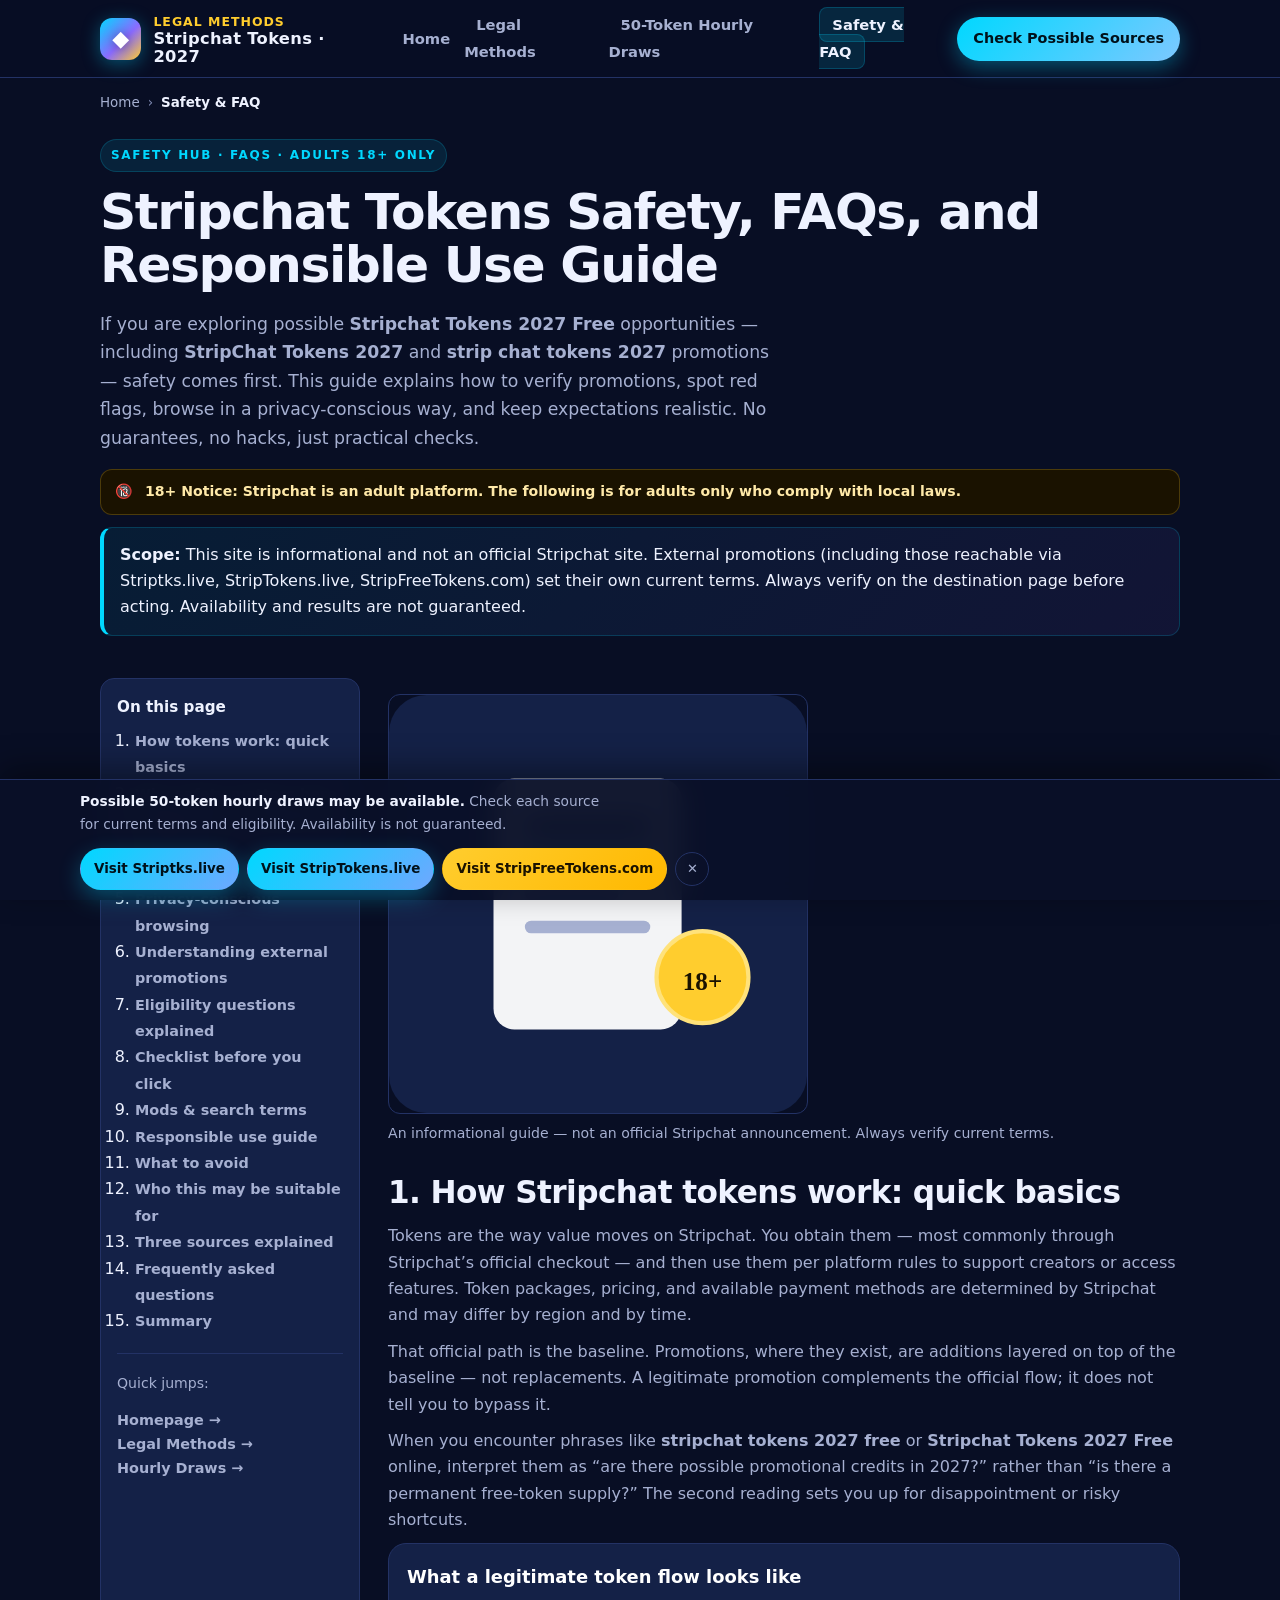
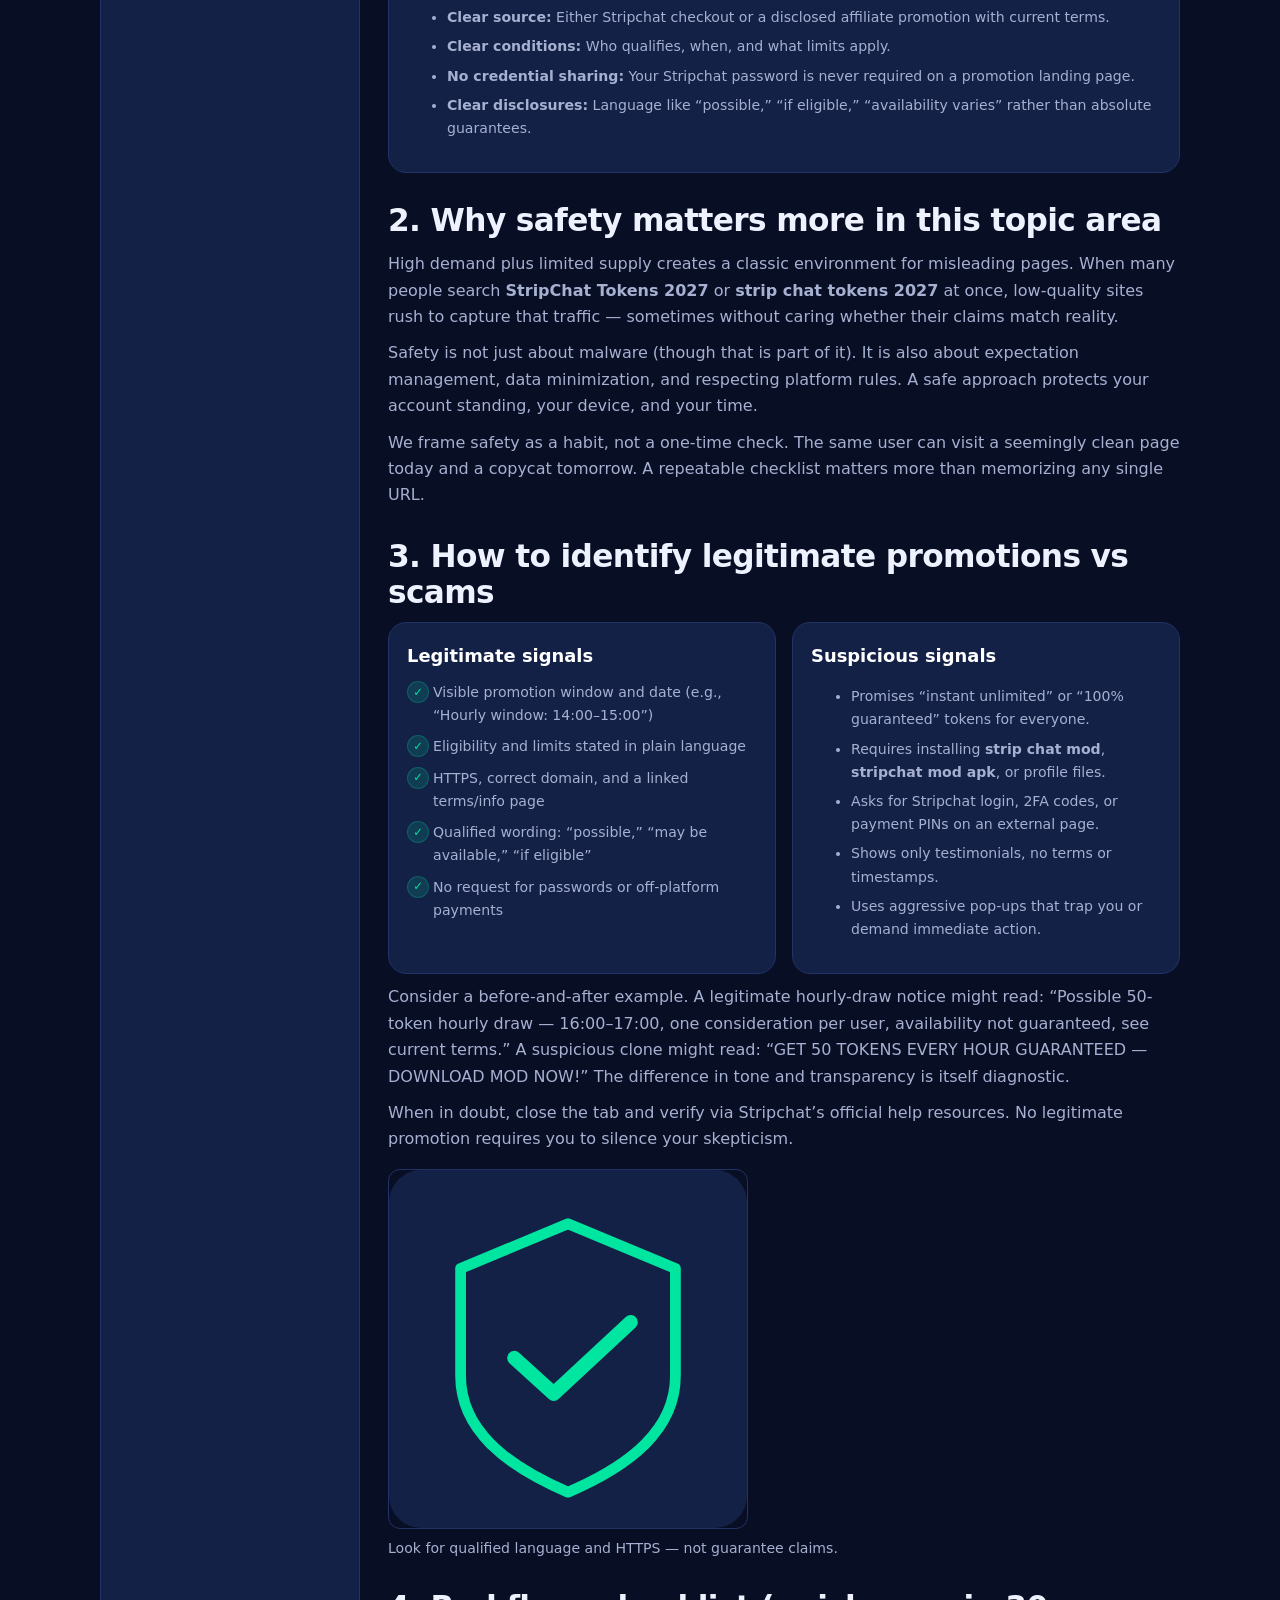
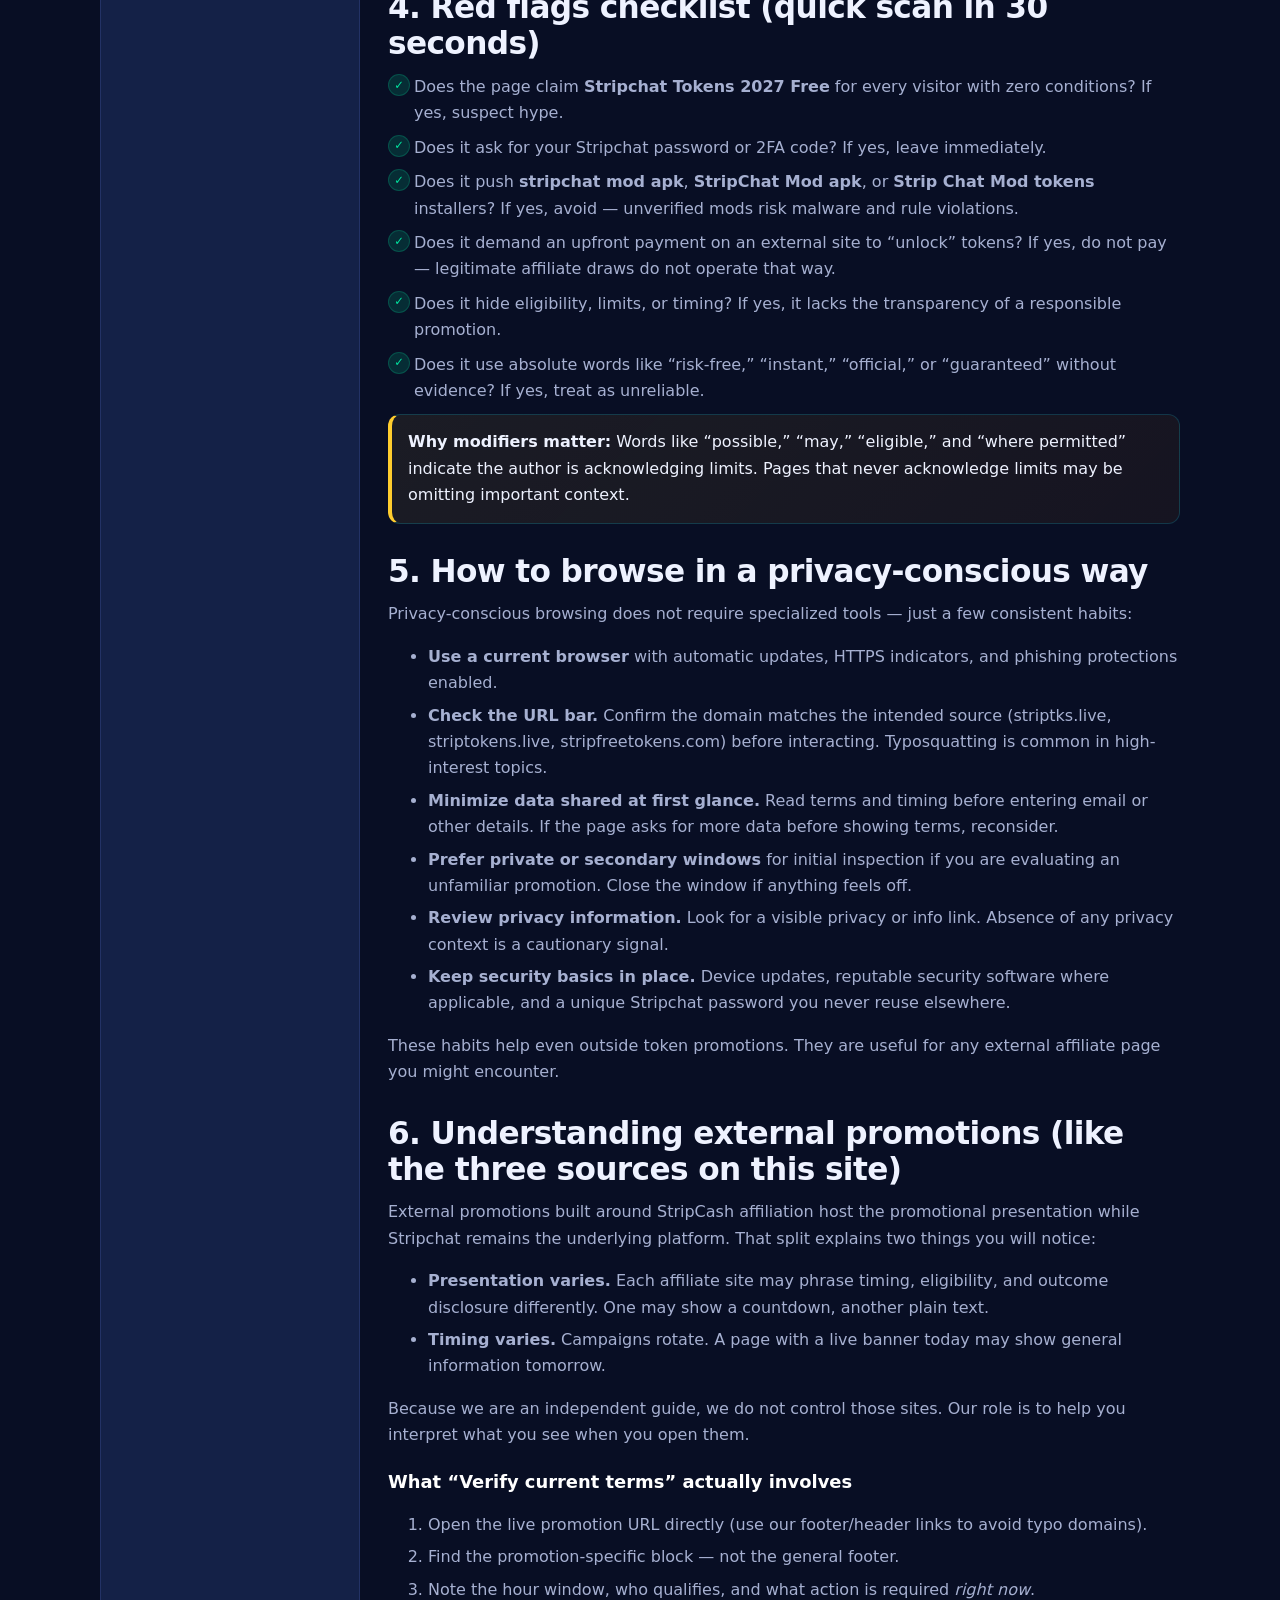
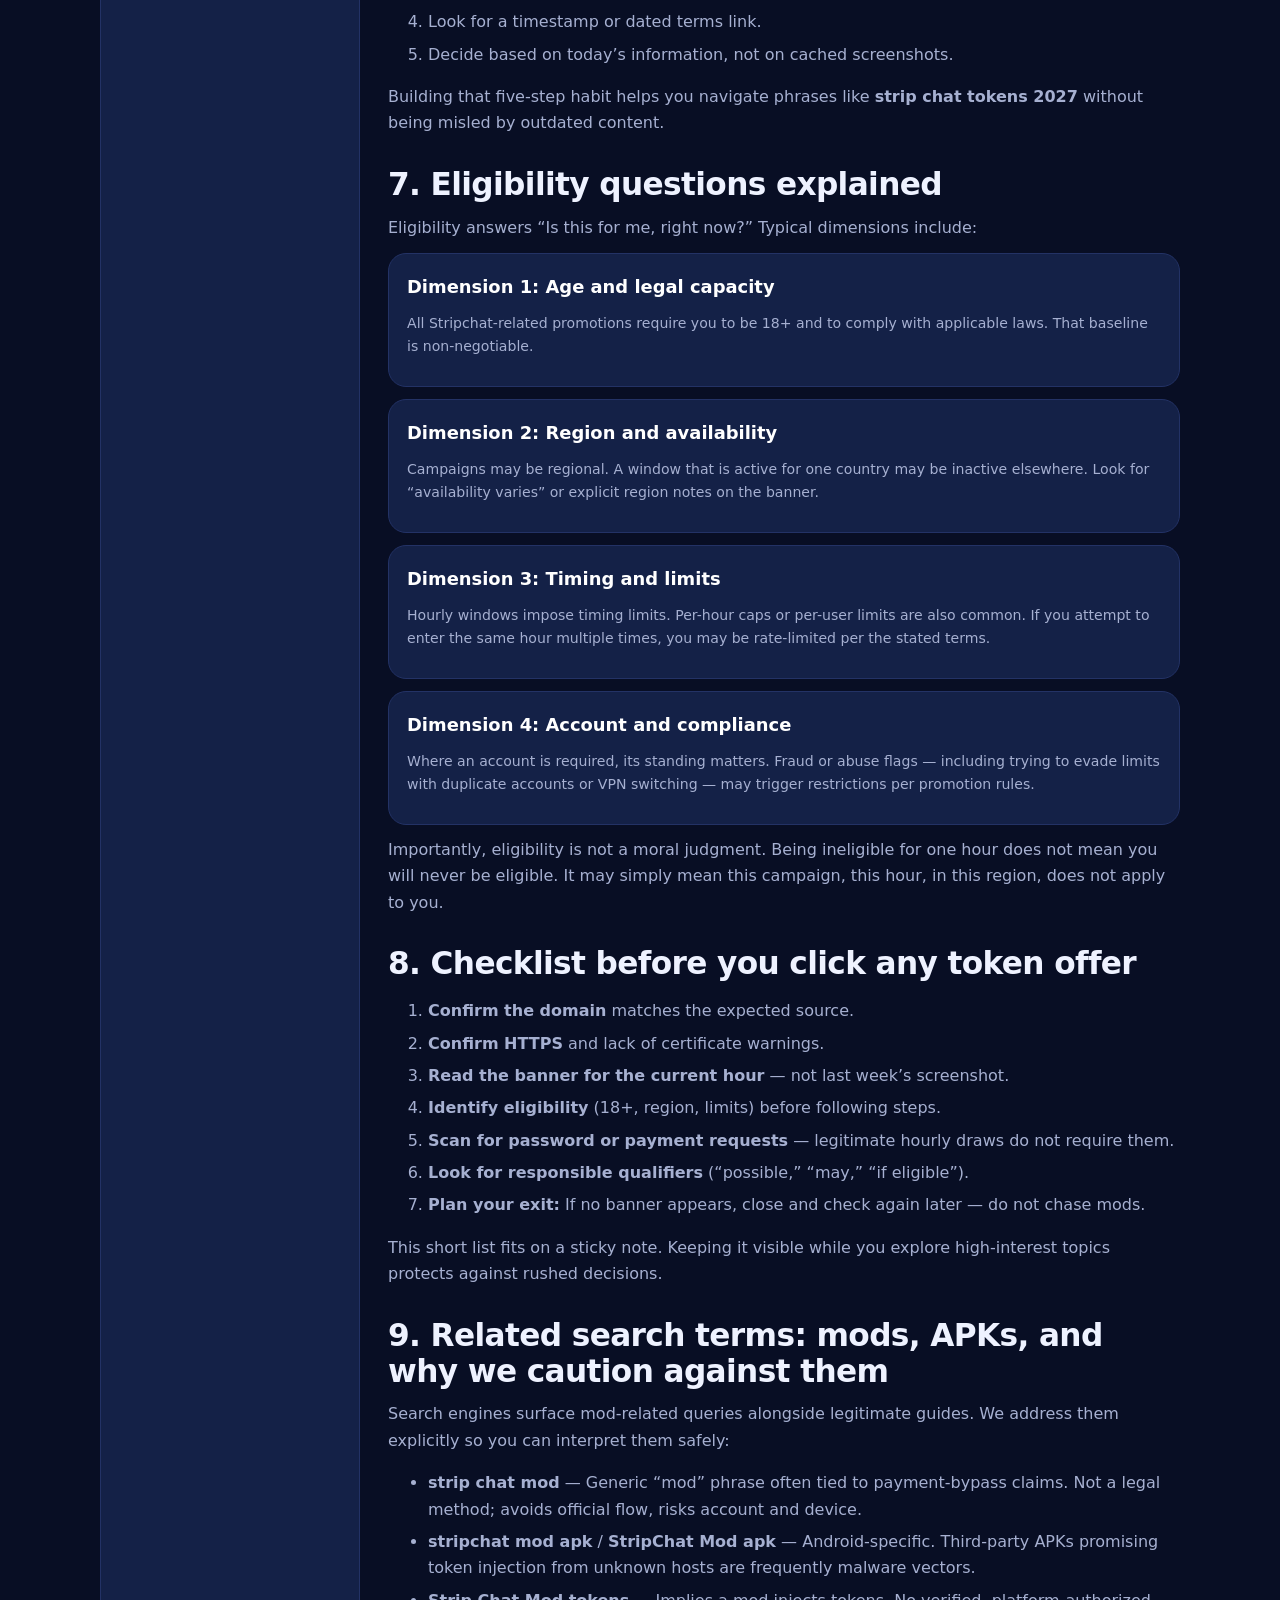
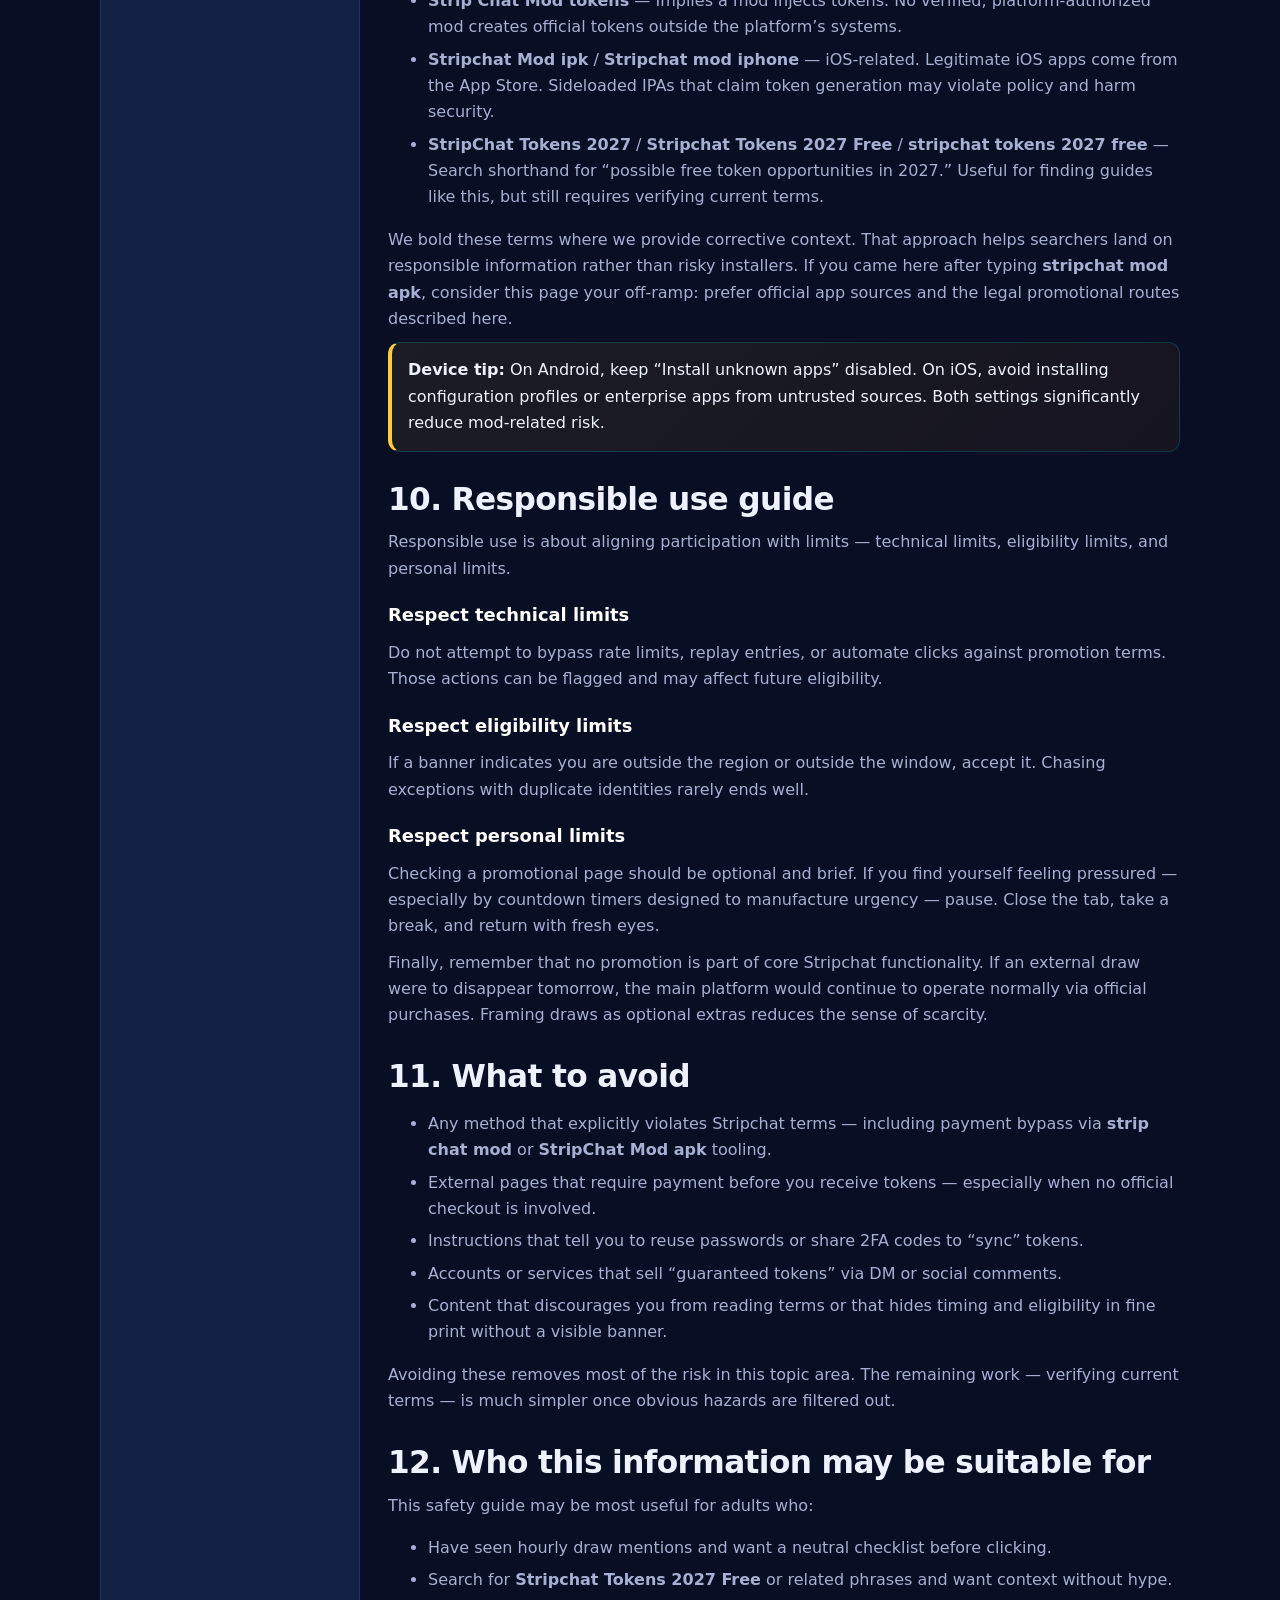
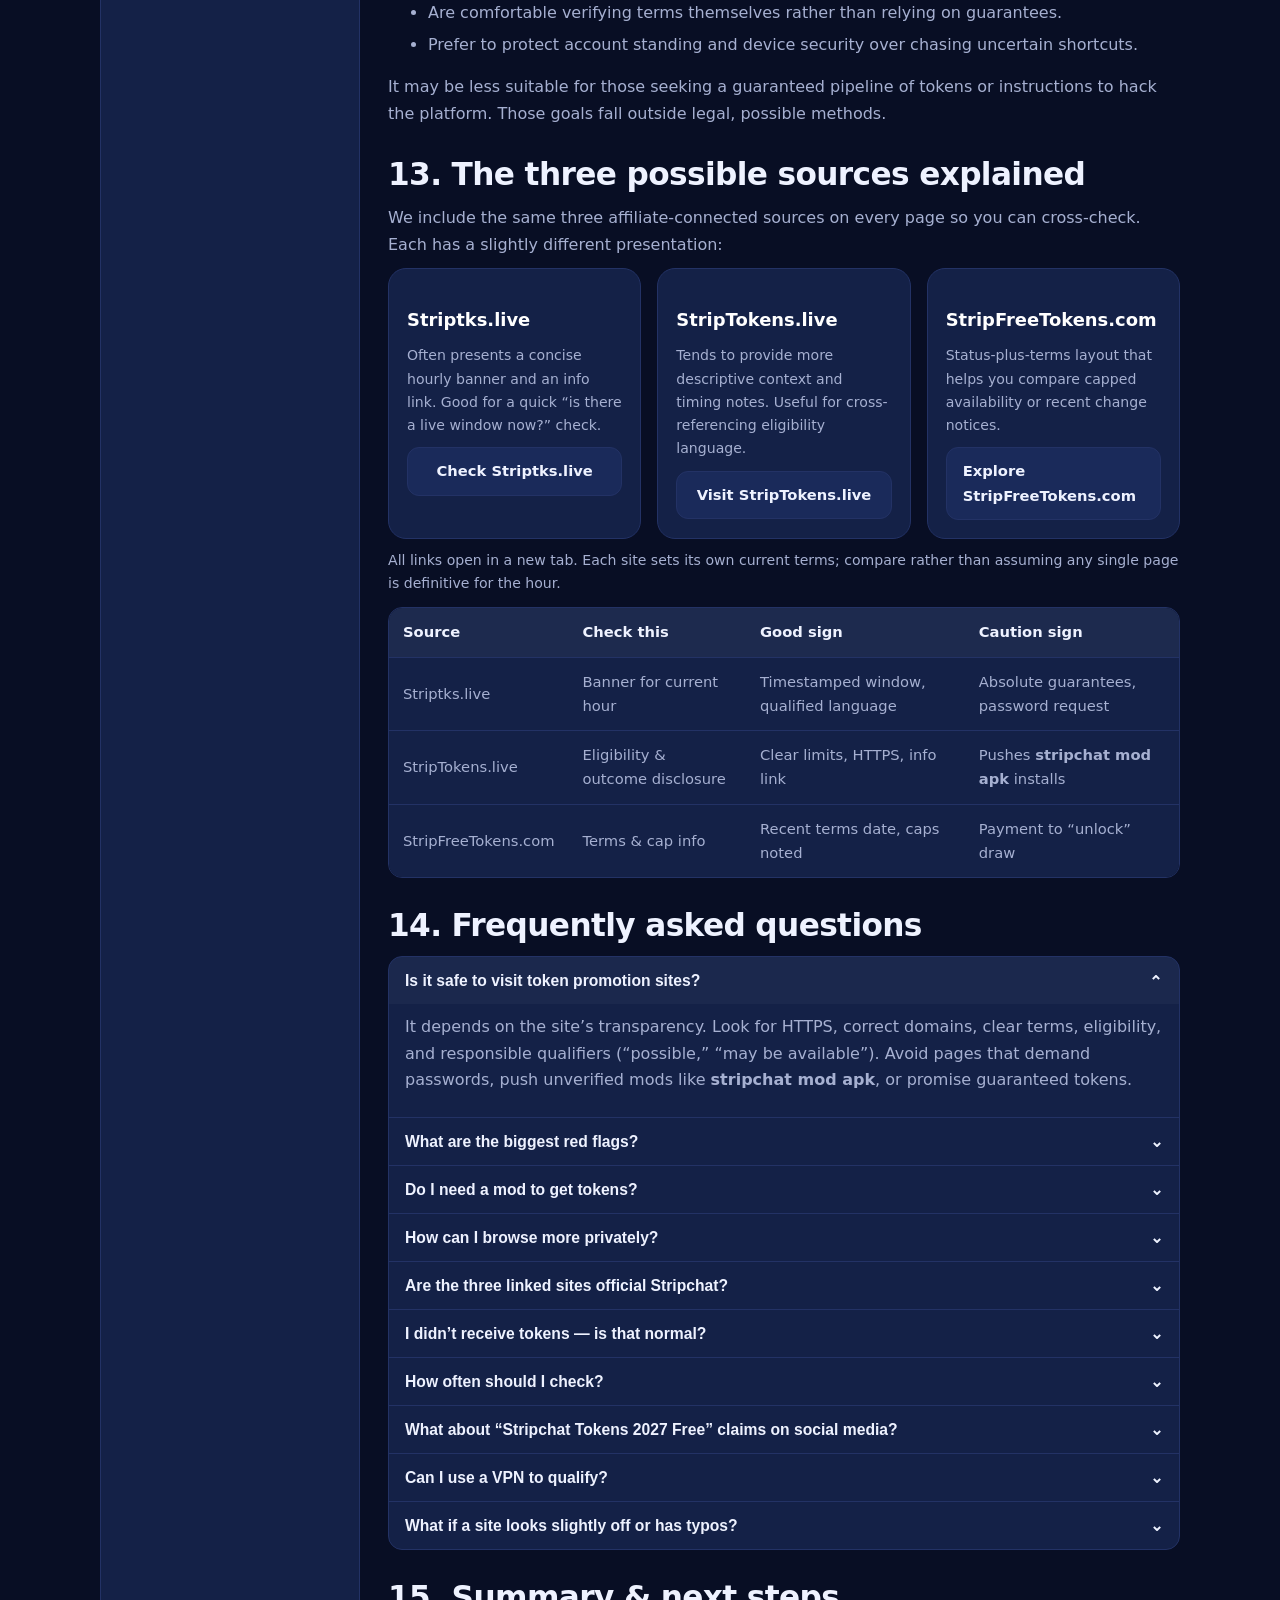
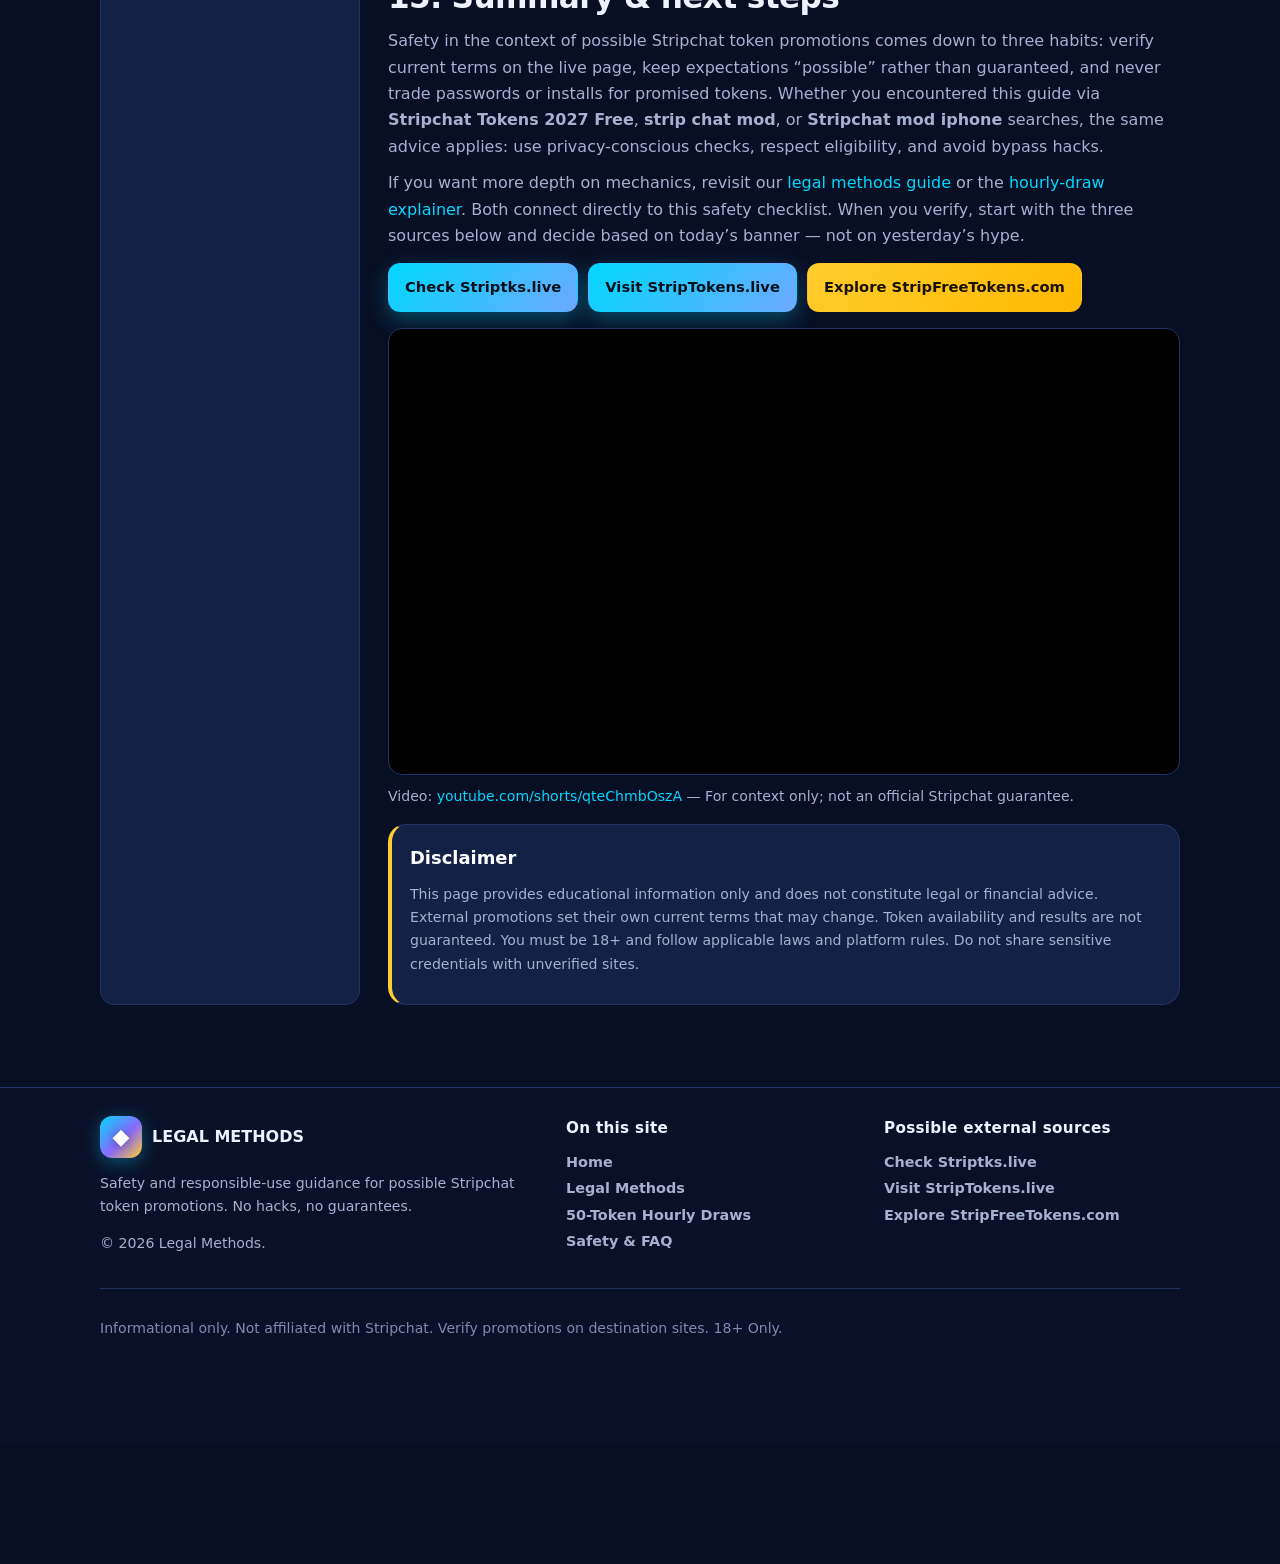
<file: safety-faq/index.html>
<!doctype html>
<html lang="en">
<head>
<meta charset="utf-8">
<meta name="viewport" content="width=device-width, initial-scale=1">
<title>Stripchat Tokens Safety, FAQs, and Responsible Use Guide</title>
<meta name="description" content="Answers about Stripchat token safety, external promotions, eligibility, scam red flags, privacy-conscious browsing, and responsible use. Learn how to verify promotions and stay safe.">
<link rel="canonical" href="https://alexzdo90-spec.github.io/strip-mods/safety-faq/">
<meta name="robots" content="index, follow, max-image-preview:large">
<meta name="google-site-verification" content="RXnNqKc3USQi-Dj1_IM4BO2vpGuYtayw_fSTO3_53Xo">
<meta name="theme-color" content="#0a0f24">
<meta property="og:type" content="article">
<meta property="og:url" content="https://alexzdo90-spec.github.io/strip-mods/safety-faq/">
<meta property="og:title" content="Stripchat Tokens Safety, FAQs, and Responsible Use Guide">
<meta property="og:description" content="Stay safe while exploring possible Stripchat token promotions. FAQs, scam checklist, privacy tips, and responsible-use guidance.">
<meta property="og:image" content="https://alexzdo90-spec.github.io/strip-mods/favicon.svg">
<meta name="twitter:card" content="summary_large_image">
<meta name="twitter:title" content="Stripchat Tokens Safety, FAQs, and Responsible Use">
<meta name="twitter:description" content="Scam prevention, eligibility questions, and responsible participation for Stripchat token promotions.">
<link rel="icon" href="../favicon.svg" type="image/svg+xml">
<link rel="stylesheet" href="../styles.css">
<script type="application/ld+json">
{
  "@context":"https://schema.org",
  "@type":"Article",
  "headline":"Stripchat Tokens Safety, FAQs, and Responsible Use Guide",
  "description":"Guide covering safety, FAQs, and responsible use for Stripchat token promotions.",
  "author":{"@type":"Organization","name":"Legal Methods"},
  "publisher":{"@type":"Organization","name":"Legal Methods"},
  "mainEntityOfPage":"https://alexzdo90-spec.github.io/strip-mods/safety-faq/",
  "inLanguage":"en",
  "datePublished":"2026-09-11",
  "dateModified":"2026-09-11"
}
</script>
<script type="application/ld+json">
{
 "@context":"https://schema.org",
 "@type":"BreadcrumbList",
 "itemListElement":[
   {"@type":"ListItem","position":1,"name":"Home","item":"https://alexzdo90-spec.github.io/strip-mods/"},
   {"@type":"ListItem","position":2,"name":"Safety & FAQ","item":"https://alexzdo90-spec.github.io/strip-mods/safety-faq/"}
 ]
}
</script>
<script type="application/ld+json">
{
 "@context":"https://schema.org",
 "@type":"FAQPage",
 "mainEntity":[
   {"@type":"Question","name":"Is it safe to visit token promotion sites?","acceptedAnswer":{"@type":"Answer","text":"Safety depends on the site. Legitimate promotion pages use HTTPS, show clear terms, avoid asking for passwords, and use responsible language. Always verify the domain and current terms, and avoid pages that demand sensitive data or mod installations."}},
   {"@type":"Question","name":"What are red flags for token scams?","acceptedAnswer":{"@type":"Answer","text":"Guaranteed instant tokens for everyone, requests for Stripchat passwords, demands to install unverified APK/IPA mods, external payment requests to unlock draws, and lack of eligibility or terms disclosure."}},
   {"@type":"Question","name":"Do I need to install a mod to get tokens?","acceptedAnswer":{"@type":"Answer","text":"No. Legal token methods do not require hacking or mods. Search terms like stripchat mod apk or StripChat Mod apk refer to risky, unverified files that are not recommended."}},
   {"@type":"Question","name":"How can I browse more privately?","acceptedAnswer":{"@type":"Answer","text":"Use an updated browser, HTTPS checks, minimal extensions, and avoid entering personal data on pages without clear privacy info. Consider private browsing modes for initial checks, and verify domains before interacting."}},
   {"@type":"Question","name":"Are the three linked sites trustworthy?","acceptedAnswer":{"@type":"Answer","text":"They are described as possible legal sources via StripCash affiliation, but this guide is independent and not necessarily affiliated with Stripchat. Verify current terms directly on each site before participating."}},
   {"@type":"Question","name":"I didn't receive tokens after an hourly draw — is that normal?","acceptedAnswer":{"@type":"Answer","text":"Yes. Hourly draws are limited, possibly randomized or capped. Not every eligible entry receives tokens each hour. Pauses and limits are normal for conditional promotions."}}
 ]
}
</script>
</head>
<body>
<header class="site-header">
  <div class="header-inner">
    <a class="brand" href="../" aria-label="Legal Methods home">
      <span class="brand-mark" aria-hidden="true"></span>
      <span class="brand-text"><span class="brand-title">LEGAL METHODS</span><br><span class="brand-sub">Stripchat Tokens · 2027</span></span>
    </a>
    <nav class="nav" aria-label="Primary">
      <button class="menu-toggle" aria-expanded="false" aria-controls="primary-links">☰ Menu</button>
      <ul class="nav-links" id="primary-links">
        <li><a href="../">Home</a></li>
        <li><a href="../legal-methods/">Legal Methods</a></li>
        <li><a href="../50-token-hourly-draws/">50-Token Hourly Draws</a></li>
        <li><a href="../safety-faq/" aria-current="page">Safety &amp; FAQ</a></li>
      </ul>
      <a class="btn-cta header-cta" href="#sources">Check Possible Sources</a>
    </nav>
  </div>
</header>

<main id="main">
  <div class="container">
    <nav class="breadcrumbs" aria-label="Breadcrumb"><a href="../">Home</a> › <span aria-current="page">Safety &amp; FAQ</span></nav>
  </div>

  <section class="section" style="padding-top:10px">
    <div class="container">
      <span class="eyebrow">Safety hub · FAQs · Adults 18+ only</span>
      <h1 class="h1">Stripchat Tokens Safety, FAQs, and Responsible Use Guide</h1>
      <p class="lead">If you are exploring possible <strong>Stripchat Tokens 2027 Free</strong> opportunities — including <strong>StripChat Tokens 2027</strong> and <strong>strip chat tokens 2027</strong> promotions — safety comes first. This guide explains how to verify promotions, spot red flags, browse in a privacy-conscious way, and keep expectations realistic. No guarantees, no hacks, just practical checks.</p>
      <div class="notice-18"><span>🔞</span><span>18+ Notice: Stripchat is an adult platform. The following is for adults only who comply with local laws.</span></div>
      <div class="callout" style="margin-top:12px"><strong>Scope:</strong> This site is informational and not an official Stripchat site. External promotions (including those reachable via Striptks.live, StripTokens.live, StripFreeTokens.com) set their own current terms. Always verify on the destination page before acting. Availability and results are not guaranteed.</div>
    </div>
  </section>

  <section class="section" style="padding-top:0">
    <div class="container content-grid">
      <aside class="toc" aria-label="Table of contents">
        <p class="toc-title">On this page</p>
        <ol>
          <li><a href="#basics">How tokens work: quick basics</a></li>
          <li><a href="#why-safety">Why safety matters here</a></li>
          <li><a href="#legit-vs-scam">Legitimate vs suspicious promotions</a></li>
          <li><a href="#red-flags">Red flags checklist</a></li>
          <li><a href="#privacy">Privacy-conscious browsing</a></li>
          <li><a href="#external">Understanding external promotions</a></li>
          <li><a href="#eligibility">Eligibility questions explained</a></li>
          <li><a href="#checklist-before">Checklist before you click</a></li>
          <li><a href="#mods-search">Mods &amp; search terms</a></li>
          <li><a href="#responsible">Responsible use guide</a></li>
          <li><a href="#avoid">What to avoid</a></li>
          <li><a href="#who">Who this may be suitable for</a></li>
          <li><a href="#sources-explained">Three sources explained</a></li>
          <li><a href="#faq">Frequently asked questions</a></li>
          <li><a href="#summary">Summary</a></li>
        </ol>
        <div class="divider"></div>
        <p class="small muted">Quick jumps:</p>
        <p class="small"><a href="../">Homepage →</a><br><a href="../legal-methods/">Legal Methods →</a><br><a href="../50-token-hourly-draws/">Hourly Draws →</a></p>
      </aside>

      <article class="prose">
        <figure style="margin:16px 0">
          <img src="../assets/doc-guide.svg" alt="Stacked documents illustration representing an informational safety guide" loading="lazy" width="200" height="200" style="width:100%;max-width:420px;height:auto;border-radius:12px;border:1px solid var(--border)">
          <figcaption class="small muted">An informational guide — not an official Stripchat announcement. Always verify current terms.</figcaption>
        </figure>
        <h2 class="h2" id="basics">1. How Stripchat tokens work: quick basics</h2>
        <p>Tokens are the way value moves on Stripchat. You obtain them — most commonly through Stripchat’s official checkout — and then use them per platform rules to support creators or access features. Token packages, pricing, and available payment methods are determined by Stripchat and may differ by region and by time.</p>
        <p>That official path is the baseline. Promotions, where they exist, are additions layered on top of the baseline — not replacements. A legitimate promotion complements the official flow; it does not tell you to bypass it.</p>
        <p>When you encounter phrases like <strong>stripchat tokens 2027 free</strong> or <strong>Stripchat Tokens 2027 Free</strong> online, interpret them as “are there possible promotional credits in 2027?” rather than “is there a permanent free-token supply?” The second reading sets you up for disappointment or risky shortcuts.</p>
        <div class="card">
          <h3 class="h3" style="margin-top:0">What a legitimate token flow looks like</h3>
          <ul class="bullets small">
            <li><strong>Clear source:</strong> Either Stripchat checkout or a disclosed affiliate promotion with current terms.</li>
            <li><strong>Clear conditions:</strong> Who qualifies, when, and what limits apply.</li>
            <li><strong>No credential sharing:</strong> Your Stripchat password is never required on a promotion landing page.</li>
            <li><strong>Clear disclosures:</strong> Language like “possible,” “if eligible,” “availability varies” rather than absolute guarantees.</li>
          </ul>
        </div>

        <h2 class="h2" id="why-safety">2. Why safety matters more in this topic area</h2>
        <p>High demand plus limited supply creates a classic environment for misleading pages. When many people search <strong>StripChat Tokens 2027</strong> or <strong>strip chat tokens 2027</strong> at once, low-quality sites rush to capture that traffic — sometimes without caring whether their claims match reality.</p>
        <p>Safety is not just about malware (though that is part of it). It is also about expectation management, data minimization, and respecting platform rules. A safe approach protects your account standing, your device, and your time.</p>
        <p>We frame safety as a habit, not a one-time check. The same user can visit a seemingly clean page today and a copycat tomorrow. A repeatable checklist matters more than memorizing any single URL.</p>

        <h2 class="h2" id="legit-vs-scam">3. How to identify legitimate promotions vs scams</h2>
        <div class="grid-2">
          <div class="card">
            <h3 class="h3" style="margin-top:0">Legitimate signals</h3>
            <ul class="checklist small">
              <li>Visible promotion window and date (e.g., “Hourly window: 14:00–15:00”)</li>
              <li>Eligibility and limits stated in plain language</li>
              <li>HTTPS, correct domain, and a linked terms/info page</li>
              <li>Qualified wording: “possible,” “may be available,” “if eligible”</li>
              <li>No request for passwords or off-platform payments</li>
            </ul>
          </div>
          <div class="card">
            <h3 class="h3" style="margin-top:0">Suspicious signals</h3>
            <ul class="bullets small">
              <li>Promises “instant unlimited” or “100% guaranteed” tokens for everyone.</li>
              <li>Requires installing <strong>strip chat mod</strong>, <strong>stripchat mod apk</strong>, or profile files.</li>
              <li>Asks for Stripchat login, 2FA codes, or payment PINs on an external page.</li>
              <li>Shows only testimonials, no terms or timestamps.</li>
              <li>Uses aggressive pop-ups that trap you or demand immediate action.</li>
            </ul>
          </div>
        </div>
        <p>Consider a before-and-after example. A legitimate hourly-draw notice might read: “Possible 50-token hourly draw — 16:00–17:00, one consideration per user, availability not guaranteed, see current terms.” A suspicious clone might read: “GET 50 TOKENS EVERY HOUR GUARANTEED — DOWNLOAD MOD NOW!” The difference in tone and transparency is itself diagnostic.</p>
        <p>When in doubt, close the tab and verify via Stripchat’s official help resources. No legitimate promotion requires you to silence your skepticism.</p>

        <figure style="margin:16px 0">
          <img src="../assets/shield-check.svg" alt="Shield icon with checkmark representing how to identify safe promotions" loading="lazy" width="200" height="200" style="width:100%;max-width:360px;height:auto;border-radius:12px;border:1px solid var(--border)">
          <figcaption class="small muted">Look for qualified language and HTTPS — not guarantee claims.</figcaption>
        </figure>
        <h2 class="h2" id="red-flags">4. Red flags checklist (quick scan in 30 seconds)</h2>
        <ul class="checklist">
          <li>Does the page claim <strong>Stripchat Tokens 2027 Free</strong> for every visitor with zero conditions? If yes, suspect hype.</li>
          <li>Does it ask for your Stripchat password or 2FA code? If yes, leave immediately.</li>
          <li>Does it push <strong>stripchat mod apk</strong>, <strong>StripChat Mod apk</strong>, or <strong>Strip Chat Mod tokens</strong> installers? If yes, avoid — unverified mods risk malware and rule violations.</li>
          <li>Does it demand an upfront payment on an external site to “unlock” tokens? If yes, do not pay — legitimate affiliate draws do not operate that way.</li>
          <li>Does it hide eligibility, limits, or timing? If yes, it lacks the transparency of a responsible promotion.</li>
          <li>Does it use absolute words like “risk-free,” “instant,” “official,” or “guaranteed” without evidence? If yes, treat as unreliable.</li>
        </ul>
        <div class="callout callout-warn">
          <strong>Why modifiers matter:</strong> Words like “possible,” “may,” “eligible,” and “where permitted” indicate the author is acknowledging limits. Pages that never acknowledge limits may be omitting important context.
        </div>

        <h2 class="h2" id="privacy">5. How to browse in a privacy-conscious way</h2>
        <p>Privacy-conscious browsing does not require specialized tools — just a few consistent habits:</p>
        <ul class="bullets">
          <li><strong>Use a current browser</strong> with automatic updates, HTTPS indicators, and phishing protections enabled.</li>
          <li><strong>Check the URL bar.</strong> Confirm the domain matches the intended source (striptks.live, striptokens.live, stripfreetokens.com) before interacting. Typosquatting is common in high-interest topics.</li>
          <li><strong>Minimize data shared at first glance.</strong> Read terms and timing before entering email or other details. If the page asks for more data before showing terms, reconsider.</li>
          <li><strong>Prefer private or secondary windows</strong> for initial inspection if you are evaluating an unfamiliar promotion. Close the window if anything feels off.</li>
          <li><strong>Review privacy information.</strong> Look for a visible privacy or info link. Absence of any privacy context is a cautionary signal.</li>
          <li><strong>Keep security basics in place.</strong> Device updates, reputable security software where applicable, and a unique Stripchat password you never reuse elsewhere.</li>
        </ul>
        <p>These habits help even outside token promotions. They are useful for any external affiliate page you might encounter.</p>

        <h2 class="h2" id="external">6. Understanding external promotions (like the three sources on this site)</h2>
        <p>External promotions built around StripCash affiliation host the promotional presentation while Stripchat remains the underlying platform. That split explains two things you will notice:</p>
        <ul class="bullets">
          <li><strong>Presentation varies.</strong> Each affiliate site may phrase timing, eligibility, and outcome disclosure differently. One may show a countdown, another plain text.</li>
          <li><strong>Timing varies.</strong> Campaigns rotate. A page with a live banner today may show general information tomorrow.</li>
        </ul>
        <p>Because we are an independent guide, we do not control those sites. Our role is to help you interpret what you see when you open them.</p>
        <h3 class="h3">What “Verify current terms” actually involves</h3>
        <ol class="bullets">
          <li>Open the live promotion URL directly (use our footer/header links to avoid typo domains).</li>
          <li>Find the promotion-specific block — not the general footer.</li>
          <li>Note the hour window, who qualifies, and what action is required <em>right now</em>.</li>
          <li>Look for a timestamp or dated terms link.</li>
          <li>Decide based on today’s information, not on cached screenshots.</li>
        </ol>
        <p>Building that five-step habit helps you navigate phrases like <strong>strip chat tokens 2027</strong> without being misled by outdated content.</p>

        <h2 class="h2" id="eligibility">7. Eligibility questions explained</h2>
        <p>Eligibility answers “Is this for me, right now?” Typical dimensions include:</p>
        <div class="card" style="margin:12px 0">
          <h3 class="h3" style="margin-top:0">Dimension 1: Age and legal capacity</h3>
          <p class="small muted">All Stripchat-related promotions require you to be 18+ and to comply with applicable laws. That baseline is non-negotiable.</p>
        </div>
        <div class="card" style="margin:12px 0">
          <h3 class="h3" style="margin-top:0">Dimension 2: Region and availability</h3>
          <p class="small muted">Campaigns may be regional. A window that is active for one country may be inactive elsewhere. Look for “availability varies” or explicit region notes on the banner.</p>
        </div>
        <div class="card" style="margin:12px 0">
          <h3 class="h3" style="margin-top:0">Dimension 3: Timing and limits</h3>
          <p class="small muted">Hourly windows impose timing limits. Per-hour caps or per-user limits are also common. If you attempt to enter the same hour multiple times, you may be rate-limited per the stated terms.</p>
        </div>
        <div class="card" style="margin:12px 0">
          <h3 class="h3" style="margin-top:0">Dimension 4: Account and compliance</h3>
          <p class="small muted">Where an account is required, its standing matters. Fraud or abuse flags — including trying to evade limits with duplicate accounts or VPN switching — may trigger restrictions per promotion rules.</p>
        </div>
        <p>Importantly, eligibility is not a moral judgment. Being ineligible for one hour does not mean you will never be eligible. It may simply mean this campaign, this hour, in this region, does not apply to you.</p>

        <h2 class="h2" id="checklist-before">8. Checklist before you click any token offer</h2>
        <ol class="bullets">
          <li><strong>Confirm the domain</strong> matches the expected source.</li>
          <li><strong>Confirm HTTPS</strong> and lack of certificate warnings.</li>
          <li><strong>Read the banner for the current hour</strong> — not last week’s screenshot.</li>
          <li><strong>Identify eligibility</strong> (18+, region, limits) before following steps.</li>
          <li><strong>Scan for password or payment requests</strong> — legitimate hourly draws do not require them.</li>
          <li><strong>Look for responsible qualifiers</strong> (“possible,” “may,” “if eligible”).</li>
          <li><strong>Plan your exit:</strong> If no banner appears, close and check again later — do not chase mods.</li>
        </ol>
        <p>This short list fits on a sticky note. Keeping it visible while you explore high-interest topics protects against rushed decisions.</p>

        <h2 class="h2" id="mods-search">9. Related search terms: mods, APKs, and why we caution against them</h2>
        <p>Search engines surface mod-related queries alongside legitimate guides. We address them explicitly so you can interpret them safely:</p>
        <ul class="bullets">
          <li><strong>strip chat mod</strong> — Generic “mod” phrase often tied to payment-bypass claims. Not a legal method; avoids official flow, risks account and device.</li>
          <li><strong>stripchat mod apk</strong> / <strong>StripChat Mod apk</strong> — Android-specific. Third-party APKs promising token injection from unknown hosts are frequently malware vectors.</li>
          <li><strong>Strip Chat Mod tokens</strong> — Implies a mod injects tokens. No verified, platform-authorized mod creates official tokens outside the platform’s systems.</li>
          <li><strong>Stripchat Mod ipk</strong> / <strong>Stripchat mod iphone</strong> — iOS-related. Legitimate iOS apps come from the App Store. Sideloaded IPAs that claim token generation may violate policy and harm security.</li>
          <li><strong>StripChat Tokens 2027</strong> / <strong>Stripchat Tokens 2027 Free</strong> / <strong>stripchat tokens 2027 free</strong> — Search shorthand for “possible free token opportunities in 2027.” Useful for finding guides like this, but still requires verifying current terms.</li>
        </ul>
        <p>We bold these terms where we provide corrective context. That approach helps searchers land on responsible information rather than risky installers. If you came here after typing <strong>stripchat mod apk</strong>, consider this page your off-ramp: prefer official app sources and the legal promotional routes described here.</p>
        <div class="callout callout-warn">
          <strong>Device tip:</strong> On Android, keep “Install unknown apps” disabled. On iOS, avoid installing configuration profiles or enterprise apps from untrusted sources. Both settings significantly reduce mod-related risk.
        </div>

        <h2 class="h2" id="responsible">10. Responsible use guide</h2>
        <p>Responsible use is about aligning participation with limits — technical limits, eligibility limits, and personal limits.</p>
        <h3 class="h3">Respect technical limits</h3>
        <p>Do not attempt to bypass rate limits, replay entries, or automate clicks against promotion terms. Those actions can be flagged and may affect future eligibility.</p>
        <h3 class="h3">Respect eligibility limits</h3>
        <p>If a banner indicates you are outside the region or outside the window, accept it. Chasing exceptions with duplicate identities rarely ends well.</p>
        <h3 class="h3">Respect personal limits</h3>
        <p>Checking a promotional page should be optional and brief. If you find yourself feeling pressured — especially by countdown timers designed to manufacture urgency — pause. Close the tab, take a break, and return with fresh eyes.</p>
        <p>Finally, remember that no promotion is part of core Stripchat functionality. If an external draw were to disappear tomorrow, the main platform would continue to operate normally via official purchases. Framing draws as optional extras reduces the sense of scarcity.</p>

        <h2 class="h2" id="avoid">11. What to avoid</h2>
        <ul class="bullets">
          <li>Any method that explicitly violates Stripchat terms — including payment bypass via <strong>strip chat mod</strong> or <strong>StripChat Mod apk</strong> tooling.</li>
          <li>External pages that require payment before you receive tokens — especially when no official checkout is involved.</li>
          <li>Instructions that tell you to reuse passwords or share 2FA codes to “sync” tokens.</li>
          <li>Accounts or services that sell “guaranteed tokens” via DM or social comments.</li>
          <li>Content that discourages you from reading terms or that hides timing and eligibility in fine print without a visible banner.</li>
        </ul>
        <p>Avoiding these removes most of the risk in this topic area. The remaining work — verifying current terms — is much simpler once obvious hazards are filtered out.</p>

        <h2 class="h2" id="who">12. Who this information may be suitable for</h2>
        <p>This safety guide may be most useful for adults who:</p>
        <ul class="bullets">
          <li>Have seen hourly draw mentions and want a neutral checklist before clicking.</li>
          <li>Search for <strong>Stripchat Tokens 2027 Free</strong> or related phrases and want context without hype.</li>
          <li>Are comfortable verifying terms themselves rather than relying on guarantees.</li>
          <li>Prefer to protect account standing and device security over chasing uncertain shortcuts.</li>
        </ul>
        <p>It may be less suitable for those seeking a guaranteed pipeline of tokens or instructions to hack the platform. Those goals fall outside legal, possible methods.</p>

        <h2 class="h2" id="sources-explained">13. The three possible sources explained</h2>
        <p>We include the same three affiliate-connected sources on every page so you can cross-check. Each has a slightly different presentation:</p>
        <div class="grid-3">
          <div class="card">
            <h3 class="h3">Striptks.live</h3>
            <p class="small muted">Often presents a concise hourly banner and an info link. Good for a quick “is there a live window now?” check.</p>
            <a class="btn btn-block" href="https://striptks.live" target="_blank" rel="follow">Check Striptks.live</a>
          </div>
          <div class="card">
            <h3 class="h3">StripTokens.live</h3>
            <p class="small muted">Tends to provide more descriptive context and timing notes. Useful for cross-referencing eligibility language.</p>
            <a class="btn btn-block" href="https://striptokens.live" target="_blank" rel="follow">Visit StripTokens.live</a>
          </div>
          <div class="card">
            <h3 class="h3">StripFreeTokens.com</h3>
            <p class="small muted">Status-plus-terms layout that helps you compare capped availability or recent change notices.</p>
            <a class="btn btn-block" href="https://stripfreetokens.com" target="_blank" rel="follow">Explore StripFreeTokens.com</a>
          </div>
        </div>
        <p class="small muted" style="margin-top:10px">All links open in a new tab. Each site sets its own current terms; compare rather than assuming any single page is definitive for the hour.</p>
        <div class="table-wrap" style="margin-top:12px">
          <table aria-label="Three sources safety view">
            <thead><tr><th>Source</th><th>Check this</th><th>Good sign</th><th>Caution sign</th></tr></thead>
            <tbody>
              <tr><td>Striptks.live</td><td>Banner for current hour</td><td>Timestamped window, qualified language</td><td>Absolute guarantees, password request</td></tr>
              <tr><td>StripTokens.live</td><td>Eligibility &amp; outcome disclosure</td><td>Clear limits, HTTPS, info link</td><td>Pushes <strong>stripchat mod apk</strong> installs</td></tr>
              <tr><td>StripFreeTokens.com</td><td>Terms &amp; cap info</td><td>Recent terms date, caps noted</td><td>Payment to “unlock” draw</td></tr>
            </tbody>
          </table>
        </div>

        <h2 class="h2" id="faq">14. Frequently asked questions</h2>
        <div class="accordion">
          <div class="acc-item open">
            <button class="acc-btn" aria-expanded="true">Is it safe to visit token promotion sites? <span class="chev">⌄</span></button>
            <div class="acc-panel" hidden="false"><p>It depends on the site’s transparency. Look for HTTPS, correct domains, clear terms, eligibility, and responsible qualifiers (“possible,” “may be available”). Avoid pages that demand passwords, push unverified mods like <strong>stripchat mod apk</strong>, or promise guaranteed tokens.</p></div>
          </div>
          <div class="acc-item">
            <button class="acc-btn" aria-expanded="false">What are the biggest red flags? <span class="chev">⌄</span></button>
            <div class="acc-panel" hidden><p>Guarantees for every visitor, password or 2FA requests, external payments to “open” draws, forced <strong>StripChat Mod apk</strong> installs, and lack of any timing or eligibility disclosure.</p></div>
          </div>
          <div class="acc-item">
            <button class="acc-btn" aria-expanded="false">Do I need a mod to get tokens? <span class="chev">⌄</span></button>
            <div class="acc-panel" hidden><p>No. Legal methods do not involve hacks. Mods such as <strong>Strip Chat Mod tokens</strong> or <strong>Stripchat Mod ipk</strong> installers are not legal token paths and can jeopardize device security and account standing.</p></div>
          </div>
          <div class="acc-item">
            <button class="acc-btn" aria-expanded="false">How can I browse more privately? <span class="chev">⌄</span></button>
            <div class="acc-panel" hidden><p>Use an updated browser with HTTPS protections, check domains carefully, share minimal data before seeing terms, and close tabs that pressure you. Private windows for initial checks can help you inspect before interacting.</p></div>
          </div>
          <div class="acc-item">
            <button class="acc-btn" aria-expanded="false">Are the three linked sites official Stripchat? <span class="chev">⌄</span></button>
            <div class="acc-panel" hidden><p>They are presented as possible legal sources via StripCash affiliation. This site is independent and informational, not necessarily affiliated with Stripchat. Verify current terms on each destination.</p></div>
          </div>
          <div class="acc-item">
            <button class="acc-btn" aria-expanded="false">I didn’t receive tokens — is that normal? <span class="chev">⌄</span></button>
            <div class="acc-panel" hidden><p>Yes, if a draw was limited, capped, or randomized. Hourly draws are conditional promotions; many eligible entries may not result in tokens in a given hour. Check the live terms for how outcomes are disclosed.</p></div>
          </div>
          <div class="acc-item">
            <button class="acc-btn" aria-expanded="false">How often should I check? <span class="chev">⌄</span></button>
            <div class="acc-panel" hidden><p>Checking near the start of an hour when a promotion is rumored to be active is reasonable. Repeated checks within the same hour rarely create availability. If no banner appears for several hours, the campaign may be paused.</p></div>
          </div>
          <div class="acc-item">
            <button class="acc-btn" aria-expanded="false">What about “Stripchat Tokens 2027 Free” claims on social media? <span class="chev">⌄</span></button>
            <div class="acc-panel" hidden><p>Social posts can be outdated or exaggerated. Use them as a prompt to check the live promotion pages directly, not as authoritative terms. Prioritize the destination site’s current banner over screenshots.</p></div>
          </div>
          <div class="acc-item">
            <button class="acc-btn" aria-expanded="false">Can I use a VPN to qualify? <span class="chev">⌄</span></button>
            <div class="acc-panel" hidden><p>Generally no. Attempting to evade regional limits may violate promotion terms and trigger fraud checks. Follow the stated regional availability rather than trying to circumvent it.</p></div>
          </div>
          <div class="acc-item">
            <button class="acc-btn" aria-expanded="false">What if a site looks slightly off or has typos? <span class="chev">⌄</span></button>
            <div class="acc-panel" hidden><p>Close it. Typos, inconsistent branding, or broken HTTPS can indicate a copycat page. Navigate via the links you trust (such as those in this guide’s header/footer) and re-verify.</p></div>
          </div>
        </div>

        <h2 class="h2" id="summary">15. Summary &amp; next steps</h2>
        <p>Safety in the context of possible Stripchat token promotions comes down to three habits: verify current terms on the live page, keep expectations “possible” rather than guaranteed, and never trade passwords or installs for promised tokens. Whether you encountered this guide via <strong>Stripchat Tokens 2027 Free</strong>, <strong>strip chat mod</strong>, or <strong>Stripchat mod iphone</strong> searches, the same advice applies: use privacy-conscious checks, respect eligibility, and avoid bypass hacks.</p>
        <p>If you want more depth on mechanics, revisit our <a href="../legal-methods/">legal methods guide</a> or the <a href="../50-token-hourly-draws/">hourly-draw explainer</a>. Both connect directly to this safety checklist. When you verify, start with the three sources below and decide based on today’s banner — not on yesterday’s hype.</p>
        <div class="stack" id="sources" style="margin-top:14px">
          <a class="btn btn-primary" href="https://striptks.live" target="_blank" rel="follow">Check Striptks.live</a>
          <a class="btn btn-primary" href="https://striptokens.live" target="_blank" rel="follow">Visit StripTokens.live</a>
          <a class="btn btn-gold" href="https://stripfreetokens.com" target="_blank" rel="follow">Explore StripFreeTokens.com</a>
        </div>
        <div class="video-wrap" style="margin-top:16px">
          <iframe src="https://www.youtube.com/embed/qteChmbOszA" title="Short video about possible Stripchat token opportunities" allow="accelerometer; autoplay; clipboard-write; encrypted-media; gyroscope; picture-in-picture" allowfullscreen loading="lazy" referrerpolicy="strict-origin-when-cross-origin"></iframe>
        </div>
        <p class="small muted">Video: <a href="https://youtube.com/shorts/qteChmbOszA" target="_blank" rel="follow">youtube.com/shorts/qteChmbOszA</a> — For context only; not an official Stripchat guarantee.</p>
        <div class="card" style="margin-top:16px;border-left:4px solid var(--accent-2)">
          <h3 class="h3" style="margin-top:0">Disclaimer</h3>
          <p class="small muted">This page provides educational information only and does not constitute legal or financial advice. External promotions set their own current terms that may change. Token availability and results are not guaranteed. You must be 18+ and follow applicable laws and platform rules. Do not share sensitive credentials with unverified sites.</p>
        </div>
      </article>
    </div>
  </section>
</main>

<footer class="site-footer">
  <div class="container">
    <div class="footer-grid">
      <div><div style="display:flex;align-items:center;gap:10px;margin-bottom:8px"><span class="brand-mark" aria-hidden="true"></span><strong>LEGAL METHODS</strong></div><p class="small muted">Safety and responsible-use guidance for possible Stripchat token promotions. No hacks, no guarantees.</p><p class="small muted">© <span data-year>2026</span> Legal Methods.</p></div>
      <div><h3 class="footer-title">On this site</h3><ul class="footer-links"><li><a href="../">Home</a></li><li><a href="../legal-methods/">Legal Methods</a></li><li><a href="../50-token-hourly-draws/">50-Token Hourly Draws</a></li><li><a href="../safety-faq/">Safety &amp; FAQ</a></li></ul></div>
      <div><h3 class="footer-title">Possible external sources</h3><ul class="footer-links"><li><a href="https://striptks.live" target="_blank" rel="follow">Check Striptks.live</a></li><li><a href="https://striptokens.live" target="_blank" rel="follow">Visit StripTokens.live</a></li><li><a href="https://stripfreetokens.com" target="_blank" rel="follow">Explore StripFreeTokens.com</a></li></ul></div>
    </div>
    <div class="legal"><p class="small">Informational only. Not affiliated with Stripchat. Verify promotions on destination sites. 18+ Only.</p></div>
  </div>
</footer>

<aside class="sticky-cta" id="sticky-cta" role="complementary" aria-label="Possible token sources">
  <div class="sticky-inner">
    <div class="sticky-copy"><strong>Possible 50-token hourly draws may be available.</strong> Check each source for current terms and eligibility. Availability is not guaranteed.</div>
    <div class="sticky-actions">
      <a class="btn btn-primary" href="https://striptks.live" target="_blank" rel="follow">Visit Striptks.live</a>
      <a class="btn btn-primary" href="https://striptokens.live" target="_blank" rel="follow">Visit StripTokens.live</a>
      <a class="btn btn-gold" href="https://stripfreetokens.com" target="_blank" rel="follow">Visit StripFreeTokens.com</a>
      <button class="sticky-dismiss" id="sticky-dismiss" aria-label="Dismiss bar">✕</button>
    </div>
  </div>
</aside>

<script src="../script.js" defer></script>
</body>
</html>
</file>
<file: styles.css>
/* Legal Methods to Get Stripchat Tokens — Styles
   Dark-blue token theme, responsive, accessible */
:root{
  --bg:#080e24;
  --bg-soft:#0e1633;
  --bg-card:#142147;
  --bg-card-2:#1a2a5a;
  --border:#233265;
  --border-light:#2d3d7e;
  --text:#eef2ff;
  --muted:#a6b0d1;
  --muted-2:#7f8ab3;
  --accent:#00d8ff;
  --accent-2:#ffcd2e;
  --accent-3:#8a6bff;
  --accent-4:#00e6a0;
  --radius:18px;
  --radius-sm:10px;
  --shadow:0 12px 40px rgba(0,0,0,.45),0 2px 10px rgba(0,0,0,.3);
  --max:1120px;
}
*{box-sizing:border-box}
html{scroll-behavior:smooth}
@media(prefers-reduced-motion:reduce){html{scroll-behavior:auto} *{animation:none!important;transition:none!important}}
body{
  margin:0;
  font-family:Inter, ui-sans-serif, system-ui, -apple-system, "Segoe UI", Roboto, Helvetica, Arial, sans-serif;
  background:var(--bg);
  color:var(--text);
  line-height:1.65;
  -webkit-font-smoothing:antialiased;
}
a{color:var(--accent);text-decoration:none}
a:hover{color:#7fe8ff;text-decoration:underline}
a:focus-visible,button:focus-visible{outline:2px solid var(--accent);outline-offset:2px;border-radius:4px}
img{max-width:100%;height:auto}
.sr-only{position:absolute;width:1px;height:1px;padding:0;margin:-1px;overflow:hidden;clip:rect(0,0,0,0);white-space:nowrap;border:0}

/* Header */
.site-header{
  position:sticky;top:0;z-index:40;
  background:rgba(8,14,36,.92);
  backdrop-filter:blur(14px) saturate(1.2);
  border-bottom:1px solid var(--border);
}
.header-inner{
  max-width:var(--max);margin:0 auto;
  display:flex;align-items:center;justify-content:space-between;
  gap:16px;padding:12px 20px;
}
.brand{display:flex;align-items:center;gap:12px;text-decoration:none;color:var(--text)}
.brand:hover{color:var(--text);text-decoration:none}
.brand-mark{
  width:42px;height:42px;border-radius:12px;
  background:linear-gradient(135deg,#00d8ff 0%, #8a6bff 55%, #ffcd2e 100%);
  display:grid;place-items:center;
  box-shadow:0 4px 18px rgba(0,216,255,.35);
  position:relative;overflow:hidden;
}
.brand-mark::after{
  content:"◆";font-size:22px;color:#fff;font-weight:900;filter:drop-shadow(0 1px 6px rgba(0,0,0,.4));
}
.brand-text{line-height:1.1}
.brand-title{font-weight:850;letter-spacing:.08em;font-size:.78rem;color:var(--accent-2)}
.brand-sub{font-weight:800;font-size:1.02rem;letter-spacing:.02em}
.nav{display:flex;align-items:center;gap:6px}
.nav-links{display:flex;align-items:center;gap:2px;list-style:none;margin:0;padding:0}
.nav-links a{color:var(--muted);font-weight:600;font-size:.92rem;padding:8px 12px;border-radius:8px;text-decoration:none}
.nav-links a:hover{color:var(--text);background:rgba(255,255,255,.06);text-decoration:none}
.nav-links a[aria-current="page"]{color:var(--text);background:rgba(0,216,255,.12);border:1px solid rgba(0,216,255,.2)}
.btn-cta{
  display:inline-flex;align-items:center;gap:8px;
  background:linear-gradient(135deg,var(--accent) 0%, #7cc8ff 100%);
  color:#00111a!important;font-weight:850;
  padding:10px 16px;border-radius:999px;
  border:0;cursor:pointer;
  box-shadow:0 6px 20px rgba(0,216,255,.35);
  font-size:.9rem;white-space:nowrap;
}
.btn-cta:hover{transform:translateY(-1px);box-shadow:0 10px 26px rgba(0,216,255,.45);text-decoration:none}
.btn-ghost{
  display:inline-flex;align-items:center;gap:8px;
  background:rgba(255,255,255,.06);
  color:var(--text);font-weight:700;
  padding:10px 14px;border-radius:999px;
  border:1px solid var(--border);
}
.menu-toggle{display:none;background:transparent;border:1px solid var(--border);color:var(--text);padding:8px 10px;border-radius:10px}
@media(max-width:920px){
  .nav-links{display:none}
  .nav-links.open{
    display:flex;flex-direction:column;align-items:stretch;
    position:absolute;left:12px;right:12px;top:64px;
    background:#0d1738;border:1px solid var(--border);border-radius:14px;padding:10px;
    box-shadow:var(--shadow);
  }
  .menu-toggle{display:inline-flex}
  .header-inner{position:relative}
  .btn-cta.header-cta{display:none}
}

/* Layout */
.container{max-width:var(--max);margin:0 auto;padding:0 20px}
.section{padding:42px 0}
.section-alt{background:linear-gradient(180deg, rgba(20,33,71,.55) 0%, rgba(8,14,36,0) 100%);border-top:1px solid rgba(35,50,101,.5);border-bottom:1px solid rgba(35,50,101,.4)}
.eyebrow{
  display:inline-flex;align-items:center;gap:8px;
  font-size:.75rem;font-weight:800;letter-spacing:.14em;text-transform:uppercase;
  color:var(--accent);background:rgba(0,216,255,.1);border:1px solid rgba(0,216,255,.18);
  padding:6px 10px;border-radius:999px;
}
.h1{font-size:clamp(1.9rem, 4.2vw, 3.15rem);line-height:1.05;font-weight:900;letter-spacing:-.03em;margin:14px 0 14px}
.h2{font-size:clamp(1.35rem, 2.6vw, 1.95rem);line-height:1.15;font-weight:850;letter-spacing:-.02em;margin:0 0 12px}
.h3{font-size:1.12rem;font-weight:800;margin:22px 0 8px;color:#fff}
.lead{font-size:1.08rem;color:var(--muted);max-width:62ch}
.muted{color:var(--muted)}
.small{font-size:.88rem}
.kicker{color:var(--accent-2);font-weight:850}

/* Hero */
.hero{padding:28px 0 10px; position:relative;overflow:hidden}
.hero-grid{display:grid;grid-template-columns:1.15fr .85fr;gap:32px;align-items:center}
@media(max-width:940px){.hero-grid{grid-template-columns:1fr;gap:22px}}
.hero-card{
  background:linear-gradient(180deg, rgba(255,255,255,.04) 0%, rgba(255,255,255,.01) 100%);
  border:1px solid var(--border);border-radius:var(--radius);
  padding:18px;position:relative;overflow:hidden;
}
.hero-visual{
  background:radial-gradient(600px 320px at 70% 20%, rgba(0,216,255,.18), transparent 60%),
             radial-gradient(500px 300px at 20% 80%, rgba(138,107,255,.22), transparent 60%),
             linear-gradient(180deg, #141e47 0%, #0e1430 100%);
  border:1px solid var(--border);border-radius:var(--radius);
  padding:18px;min-height:380px;
  display:flex;flex-direction:column;justify-content:space-between;
  position:relative;overflow:hidden;
  box-shadow:var(--shadow);
}
.token-orbit{
  position:absolute;inset:auto -30px -30px auto;width:220px;height:220px;
  background:radial-gradient(circle at 30% 30%, #ffe27a 0%, #ffcd2e 28%, #ffb800 55%, #d68a00 100%);
  border-radius:50%;opacity:.16;filter:blur(1px);
}
.token-stack{
  display:flex;gap:10px;flex-wrap:wrap;margin-top:10px
}
.mini-stat{
  flex:1 1 120px;background:rgba(255,255,255,.06);border:1px solid rgba(255,255,255,.08);
  border-radius:12px;padding:12px;text-align:center;
}
.mini-stat strong{display:block;font-size:1.25rem}
.mini-stat span{font-size:.78rem;color:var(--muted);font-weight:600}

/* Cards */
.grid-3{display:grid;grid-template-columns:repeat(3,1fr);gap:16px}
.grid-2{display:grid;grid-template-columns:repeat(2,1fr);gap:16px}
@media(max-width:860px){.grid-3,.grid-2{grid-template-columns:1fr}}
.card{
  background:var(--bg-card);border:1px solid var(--border);border-radius:var(--radius);
  padding:18px;position:relative;overflow:hidden;
  transition:transform .18s ease, border-color .18s ease;
}
.card:hover{transform:translateY(-2px);border-color:var(--border-light)}
.card-icon{
  width:44px;height:44px;border-radius:12px;
  display:grid;place-items:center;
  background:linear-gradient(135deg, rgba(0,216,255,.18), rgba(138,107,255,.22));
  border:1px solid rgba(255,255,255,.08);font-size:20px
}
.badge{
  display:inline-flex;align-items:center;gap:6px;
  font-size:.72rem;font-weight:800;letter-spacing:.08em;text-transform:uppercase;
  padding:5px 8px;border-radius:999px;
  background:rgba(0,230,160,.12);color:#7ff0c8;border:1px solid rgba(0,230,160,.18)
}
.badge-soon{background:rgba(255,205,46,.13);color:var(--accent-2);border-color:rgba(255,205,46,.2)}
.btn{
  display:inline-flex;align-items:center;justify-content:center;gap:8px;
  padding:11px 16px;border-radius:12px;font-weight:800;font-size:.92rem;
  border:1px solid var(--border);background:var(--bg-card-2);color:var(--text);cursor:pointer;
  text-decoration:none;
}
.btn:hover{border-color:var(--border-light);text-decoration:none;transform:translateY(-1px)}
.btn-primary{
  background:linear-gradient(135deg, #00d8ff 0%, #6ea8ff 100%);color:#00111a;border-color:transparent;
  box-shadow:0 8px 22px rgba(0,216,255,.3)
}
.btn-gold{background:linear-gradient(135deg, #ffcd2e 0%, #ffb800 100%);color:#1a1200;border-color:transparent}
.btn-block{width:100%}
.stack{display:flex;flex-wrap:wrap;gap:10px}

/* Callout */
.callout{
  background:linear-gradient(135deg, rgba(0,216,255,.08), rgba(138,107,255,.08));
  border:1px solid rgba(0,216,255,.18);border-left:4px solid var(--accent);
  border-radius:12px;padding:14px 16px;
}
.callout-warn{border-left-color:var(--accent-2);background:linear-gradient(135deg, rgba(255,205,46,.08), rgba(255,120,0,.06))}
.callout-success{border-left-color:var(--accent-4);background:rgba(0,230,160,.08)}
.notice-18{
  display:flex;gap:12px;align-items:center;
  background:#1a1200;border:1px solid rgba(255,205,46,.22);color:#ffe9a8;
  padding:10px 14px;border-radius:12px;font-weight:700;font-size:.88rem
}

/* Table */
.table-wrap{overflow:auto;border:1px solid var(--border);border-radius:14px}
table{width:100%;border-collapse:collapse;min-width:560px;background:var(--bg-card)}
th,td{padding:12px 14px;text-align:left;border-bottom:1px solid var(--border);font-size:.92rem}
th{background:rgba(255,255,255,.04);font-weight:800;color:var(--text);white-space:nowrap}
td{color:var(--muted)}
tr:last-child td{border-bottom:0}
.check{color:var(--accent-4)} .cross{color:#ff6b6b}

/* TOC */
.toc{
  background:var(--bg-card);border:1px solid var(--border);border-radius:14px;padding:16px;
  position:sticky;top:78px;
}
.toc-title{font-weight:850;margin:0 0 8px;font-size:.95rem}
.toc ol{margin:0;padding-left:18px}
.toc a{color:var(--muted);font-weight:600;font-size:.9rem}
.toc a:hover{color:var(--text)}
.content-grid{display:grid;grid-template-columns:260px 1fr;gap:28px}
@media(max-width:980px){.content-grid{grid-template-columns:1fr} .toc{position:static}}

/* FAQ accordion */
.accordion{border:1px solid var(--border);border-radius:14px;overflow:hidden;background:var(--bg-card)}
.acc-item{border-bottom:1px solid var(--border)}
.acc-item:last-child{border-bottom:0}
.acc-btn{
  width:100%;text-align:left;background:transparent;border:0;color:var(--text);
  padding:14px 16px;font-weight:750;font-size:.98rem;
  display:flex;justify-content:space-between;align-items:center;gap:12px;cursor:pointer
}
.acc-btn:hover{background:rgba(255,255,255,.04)}
.acc-panel{padding:0 16px 14px;color:var(--muted);display:none}
.acc-item.open .acc-panel{display:block}
.acc-item.open .acc-btn{background:rgba(255,255,255,.03)}
.chev{transition:transform .2s ease}
.acc-item.open .chev{transform:rotate(180deg)}

/* Video */
.video-wrap{position:relative;padding-top:56.25%;border-radius:14px;overflow:hidden;background:#000;border:1px solid var(--border)}
.video-wrap iframe{position:absolute;inset:0;width:100%;height:100%;border:0}

/* Breadcrumbs */
.breadcrumbs{font-size:.84rem;color:var(--muted-2);display:flex;gap:8px;flex-wrap:wrap;align-items:center;margin:14px 0}
.breadcrumbs a{color:var(--muted)}
.breadcrumbs [aria-current="page"]{color:var(--text);font-weight:700}

/* Lists */
.checklist{list-style:none;padding:0;margin:10px 0}
.checklist li{position:relative;padding-left:26px;margin:8px 0;color:var(--muted)}
.checklist li::before{content:"✓";position:absolute;left:0;top:0;width:20px;height:20px;display:grid;place-items:center;background:rgba(0,230,160,.14);border:1px solid rgba(0,230,160,.2);border-radius:999px;color:var(--accent-4);font-weight:900;font-size:.72rem}
.bullets{color:var(--muted)}
.bullets li{margin:6px 0}

/* Footer */
.site-footer{margin-top:40px;border-top:1px solid var(--border);background:#0a1028;padding:28px 0 90px}
.footer-grid{display:grid;grid-template-columns:1.2fr .8fr .8fr;gap:22px}
@media(max-width:860px){.footer-grid{grid-template-columns:1fr}}
.footer-title{font-weight:850;margin:0 0 8px;font-size:.95rem;letter-spacing:.02em}
.footer-links{list-style:none;padding:0;margin:0}
.footer-links a{color:var(--muted);font-weight:600;font-size:.9rem}
.footer-links a:hover{color:var(--text)}
.legal{color:var(--muted-2);font-size:.82rem;line-height:1.6;border-top:1px solid var(--border);margin-top:18px;padding-top:14px}

/* Sticky CTA */
.sticky-cta{
  position:fixed;left:0;right:0;bottom:0;z-index:35;
  background:rgba(10,16,40,.96);backdrop-filter:blur(12px);
  border-top:1px solid var(--border);
  box-shadow:0 -10px 30px rgba(0,0,0,.4);
  padding:10px 12px;
}
.sticky-inner{max-width:var(--max);margin:0 auto;display:flex;align-items:center;gap:12px;flex-wrap:wrap;justify-content:space-between}
.sticky-copy{font-size:.86rem;color:var(--muted);max-width:520px}
.sticky-copy strong{color:var(--text)}
.sticky-actions{display:flex;gap:8px;flex-wrap:wrap;align-items:center}
.sticky-actions .btn{padding:9px 13px;font-size:.84rem;border-radius:999px}
.sticky-dismiss{background:transparent;border:1px solid var(--border);color:var(--muted);width:34px;height:34px;border-radius:999px;display:grid;place-items:center;cursor:pointer}
@media(max-width:640px){
  .sticky-inner{gap:8px}
  .sticky-copy{font-size:.8rem}
  .sticky-actions{width:100%}
  .sticky-actions .btn{flex:1 1 120px}
}

/* Utilities */
.pill{padding:4px 8px;border-radius:999px;background:rgba(255,255,255,.06);border:1px solid var(--border);font-size:.75rem;font-weight:800;letter-spacing:.04em}
.divider{height:1px;background:var(--border);margin:18px 0}
.prose p{color:var(--muted);margin:10px 0}
.prose h2{margin-top:30px}
.prose h3{margin-top:18px}
.kbd{font-family:ui-monospace, SFMono-Regular, Menlo, monospace;background:rgba(255,255,255,.06);border:1px solid var(--border);padding:2px 6px;border-radius:6px;font-size:.82rem}
.highlight{color:var(--text);font-weight:800}
</file>
